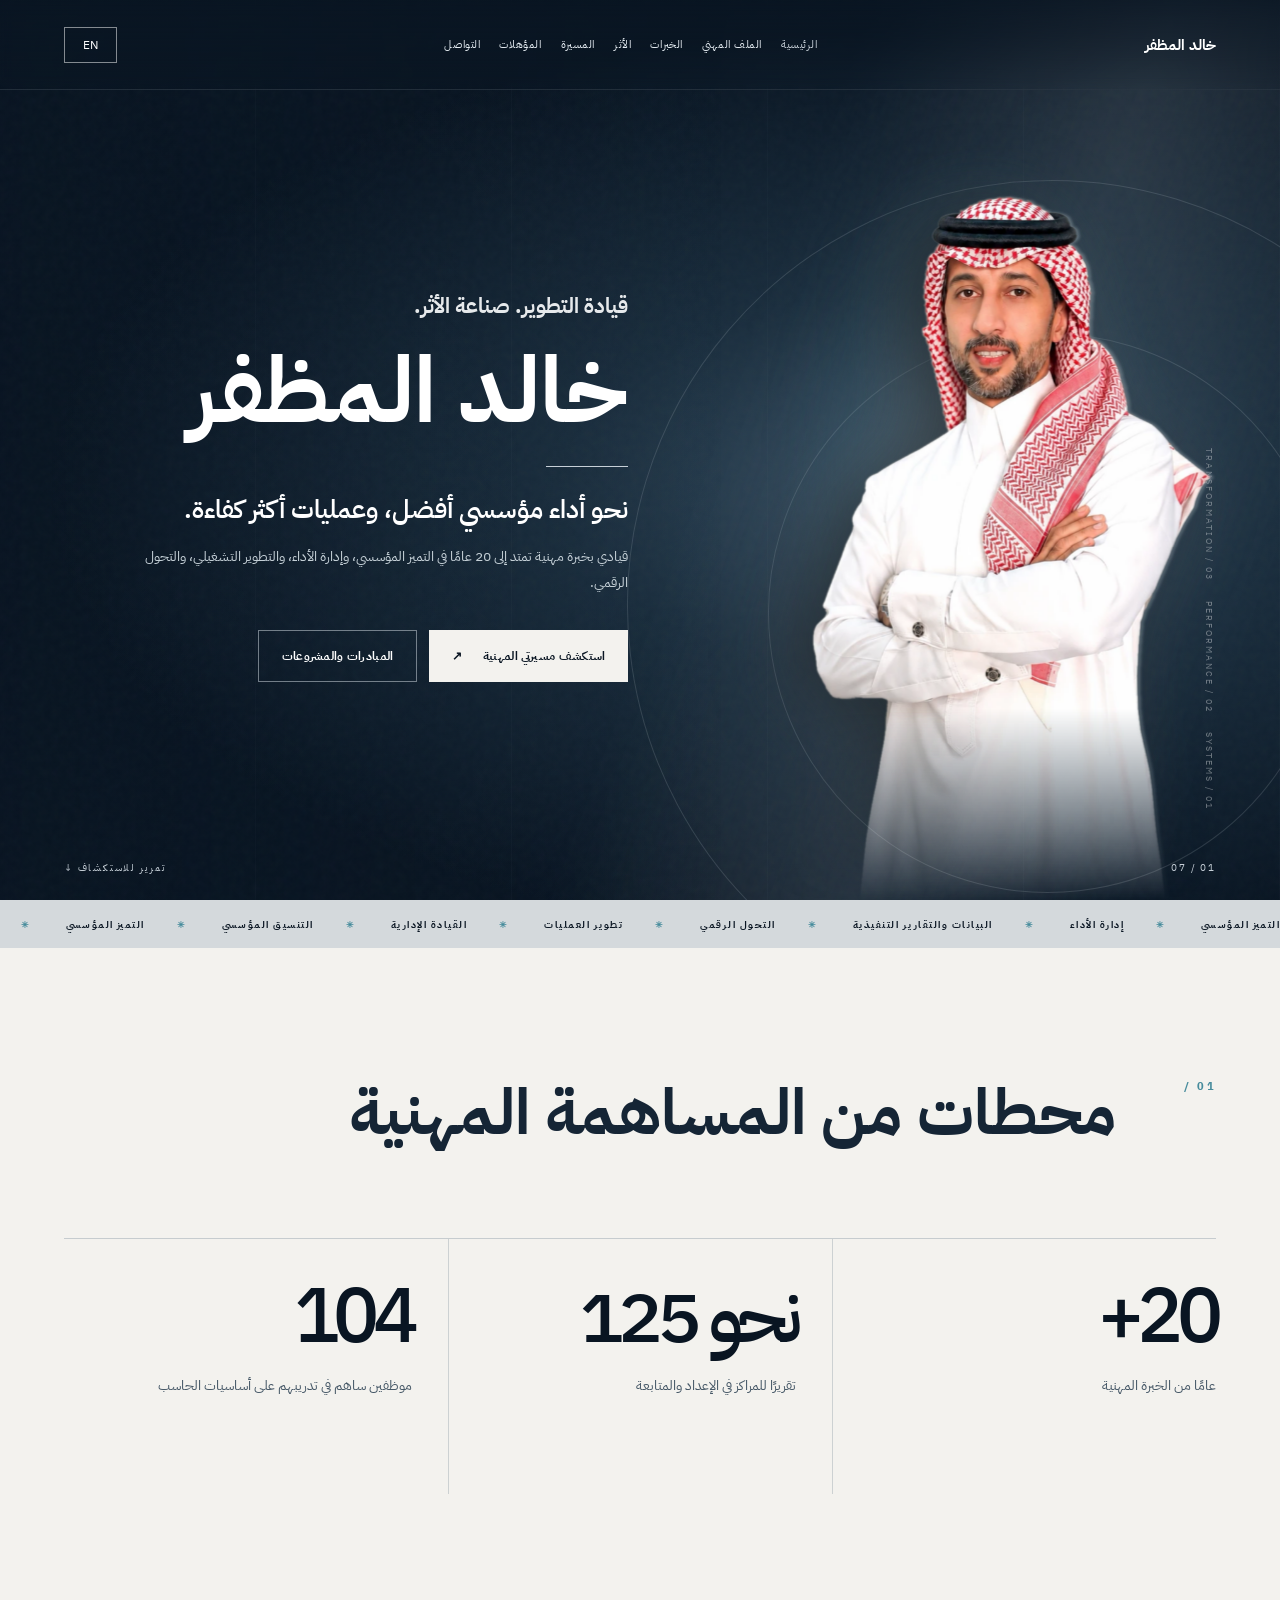
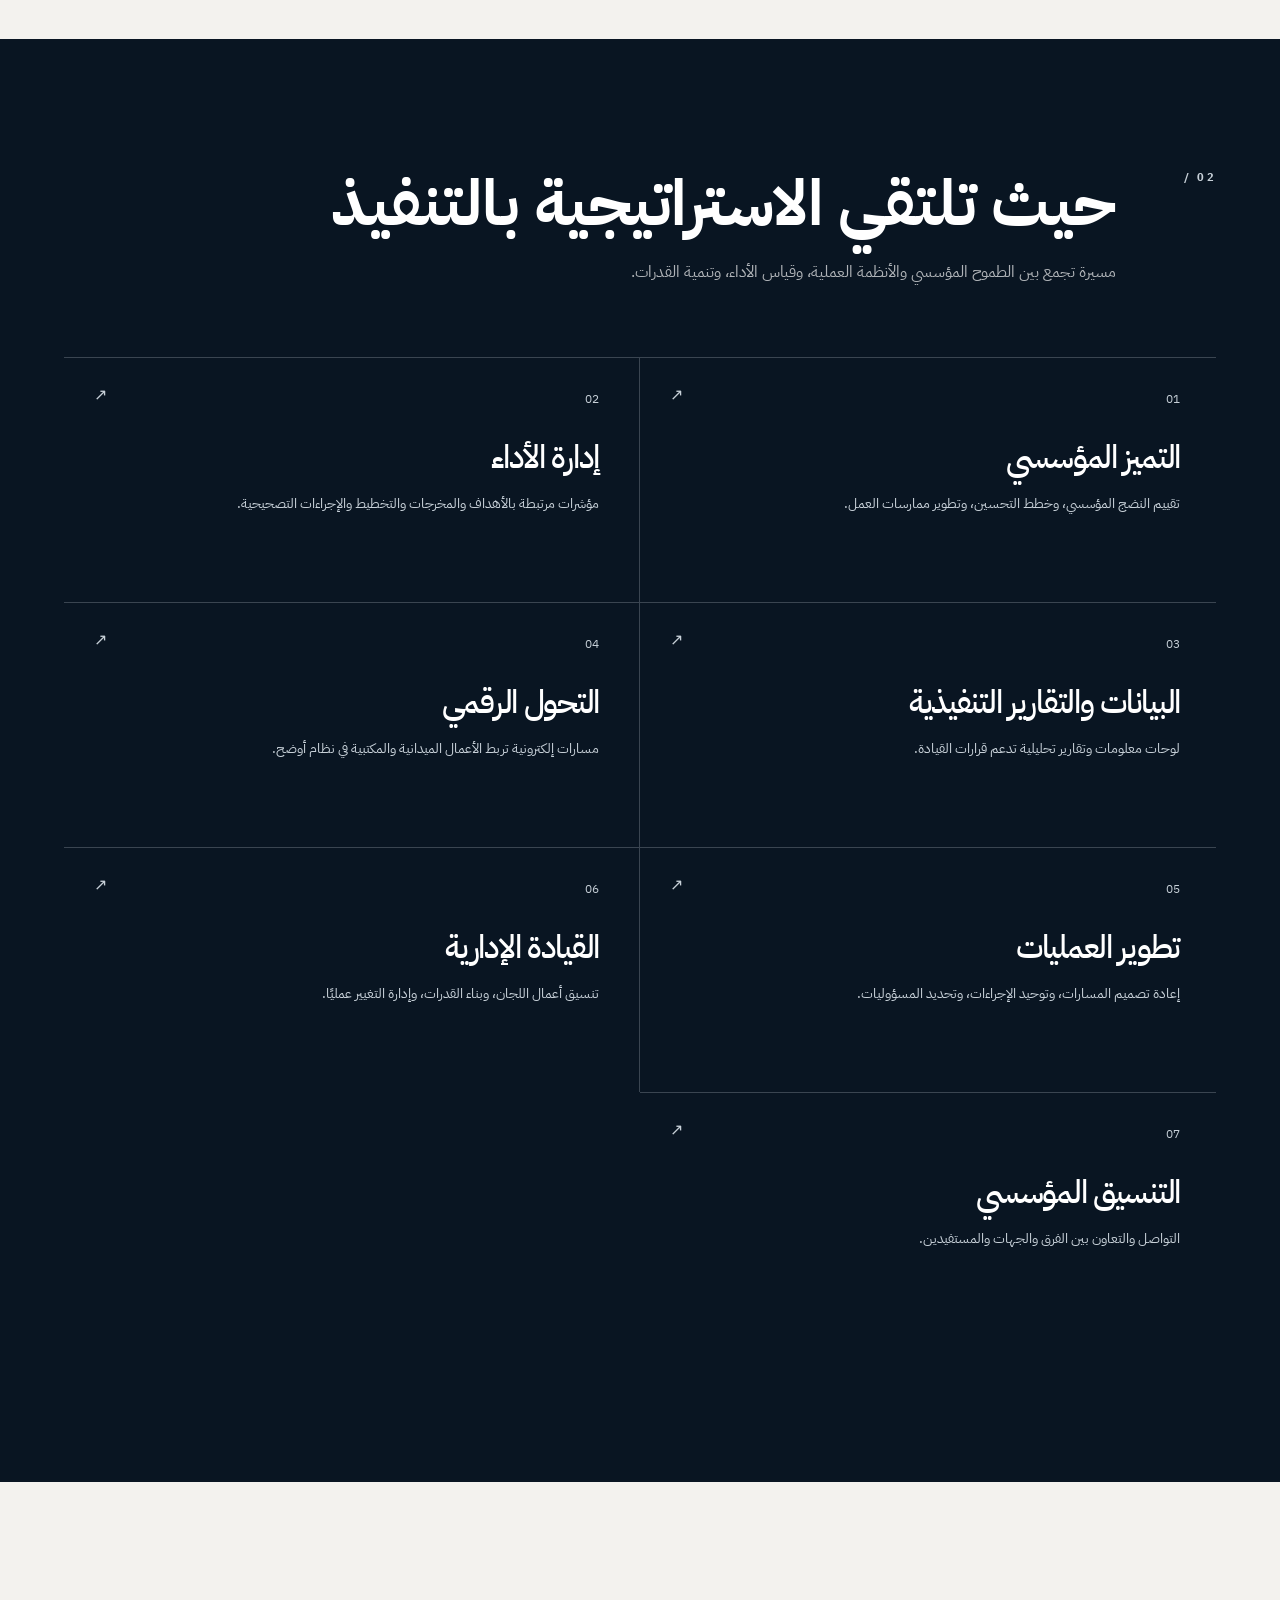
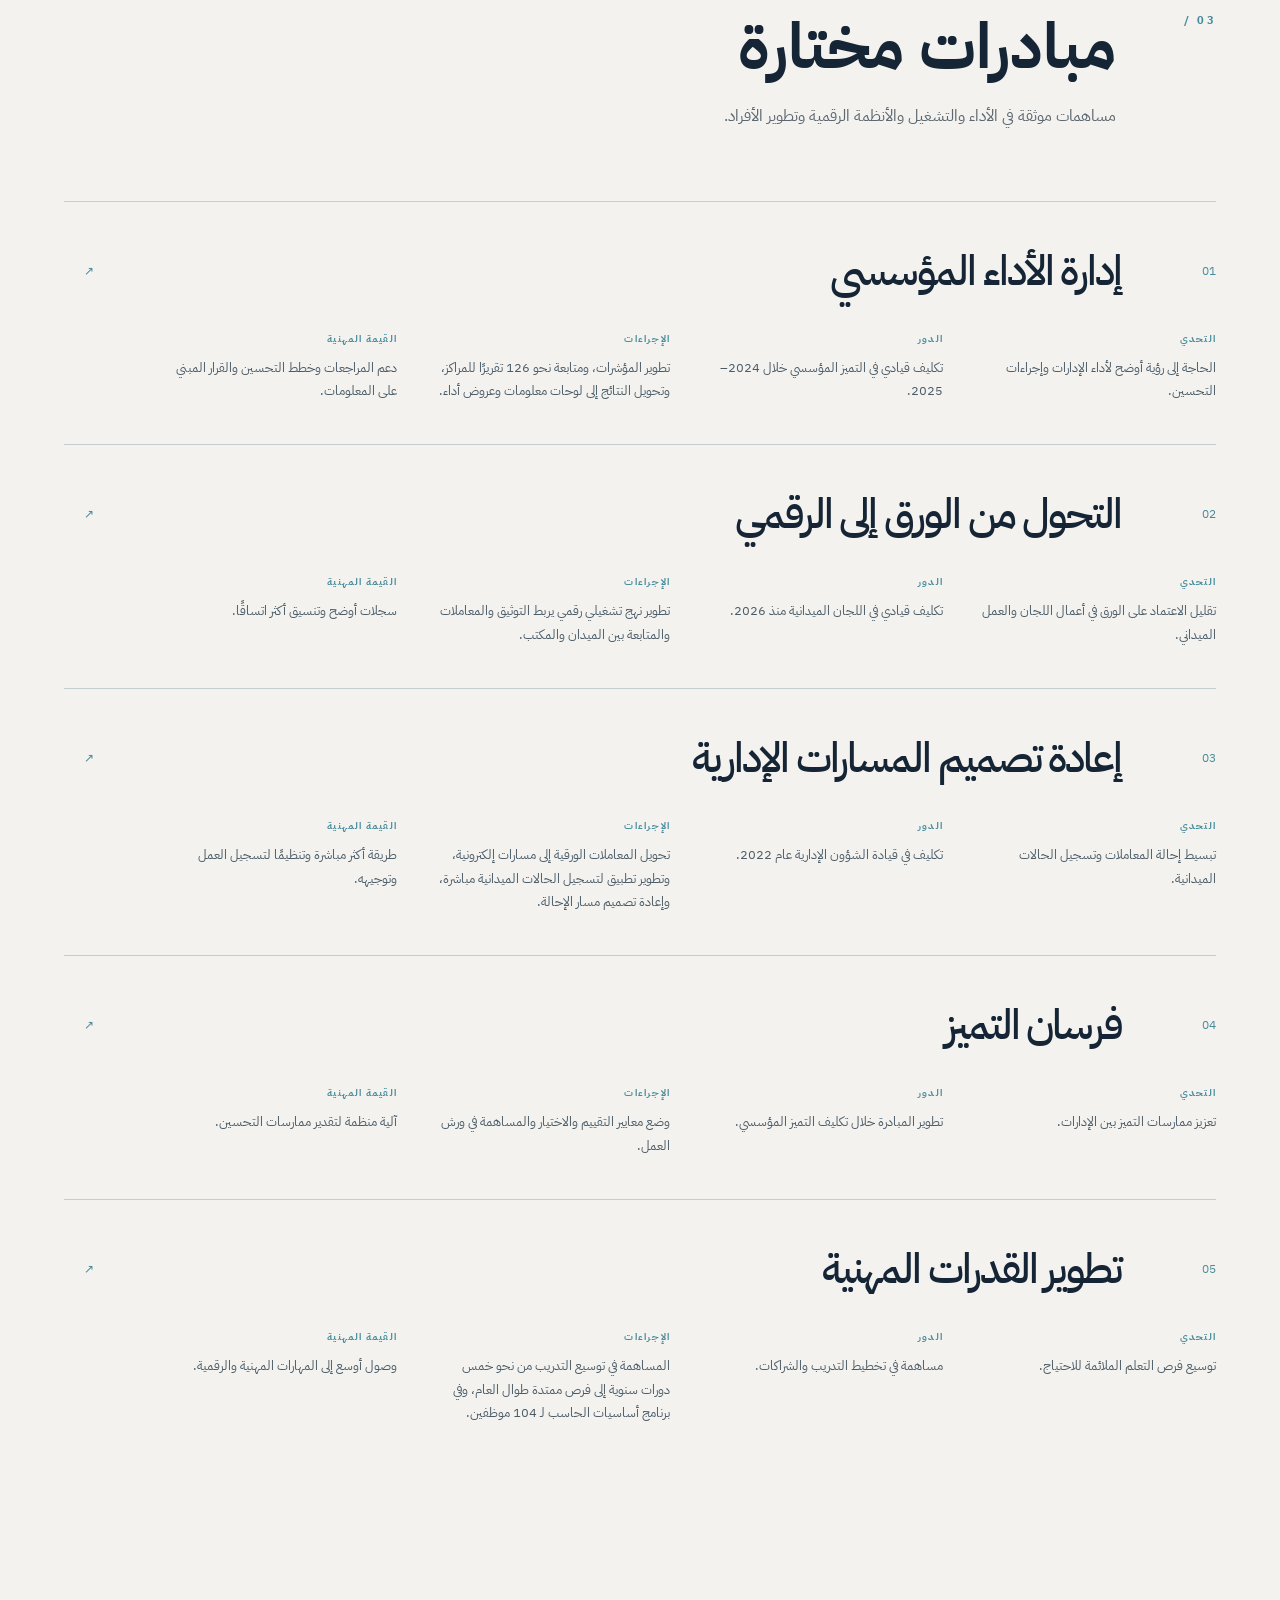
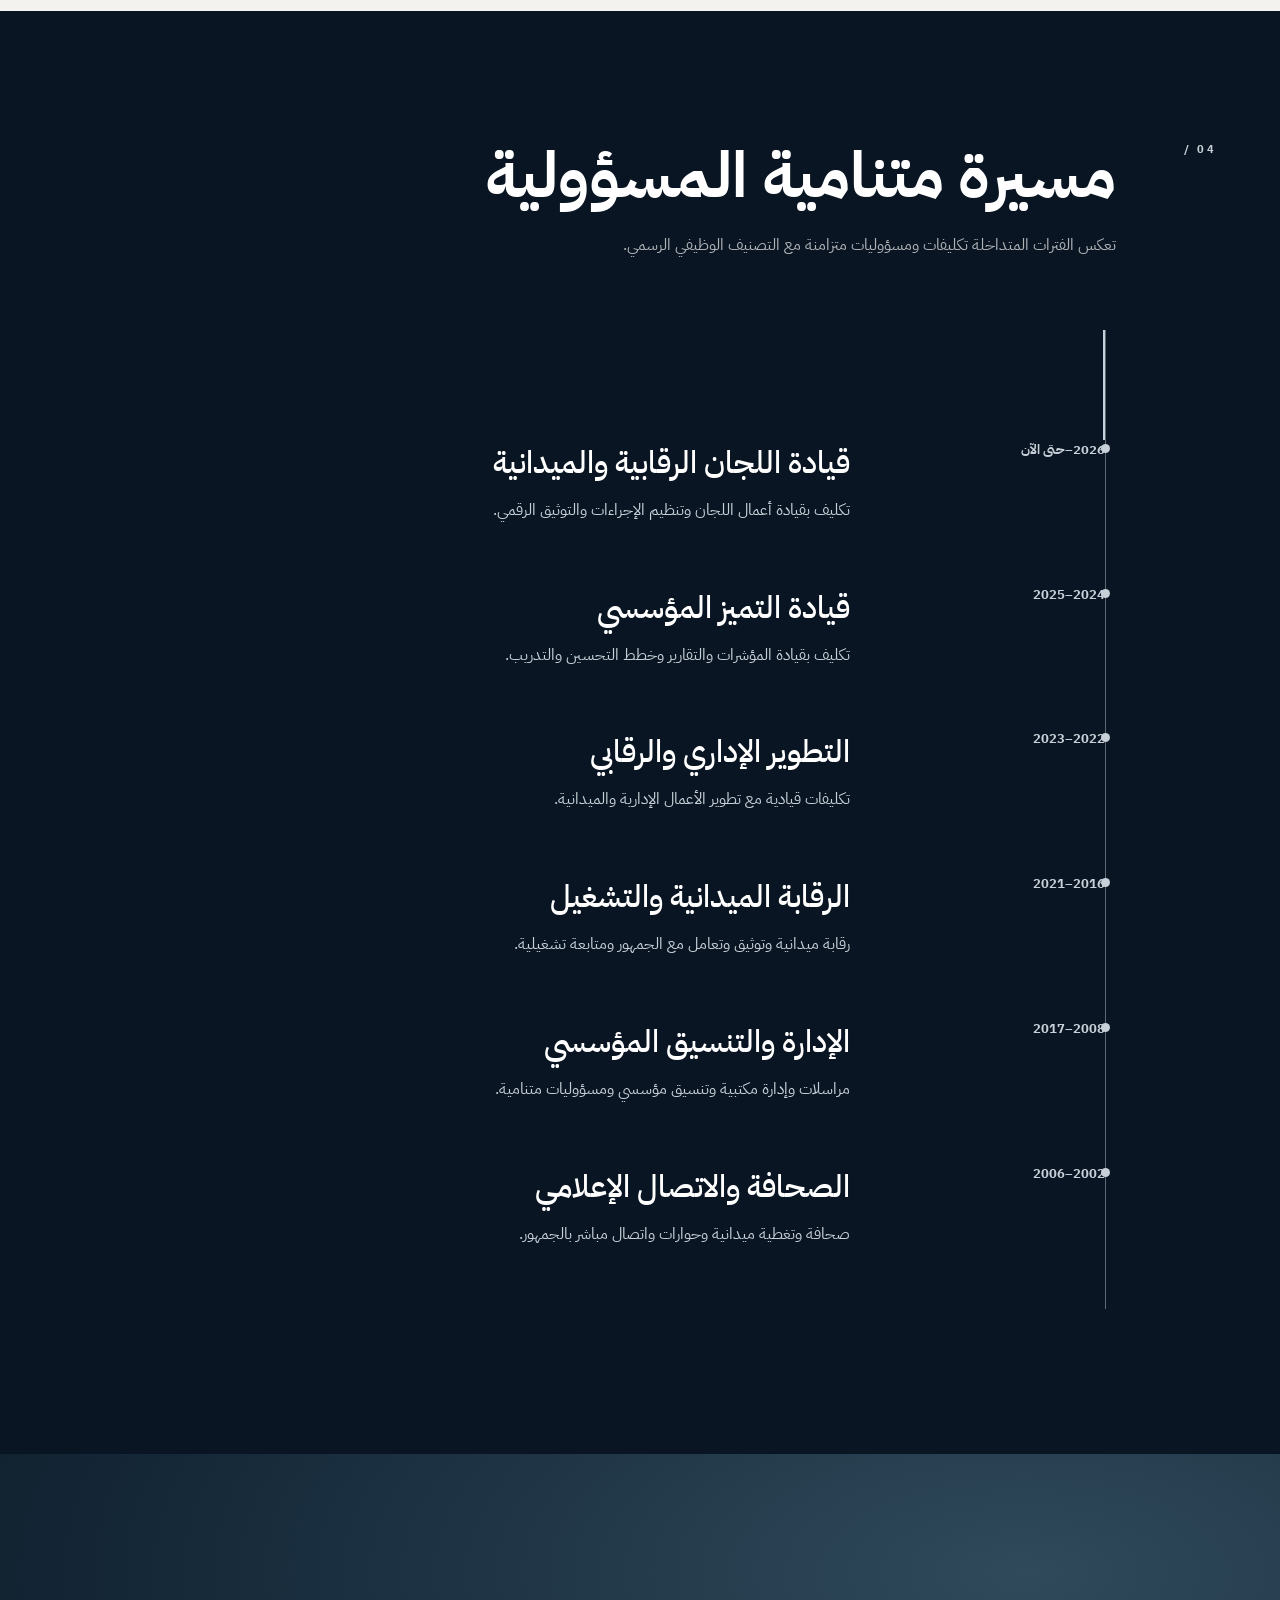
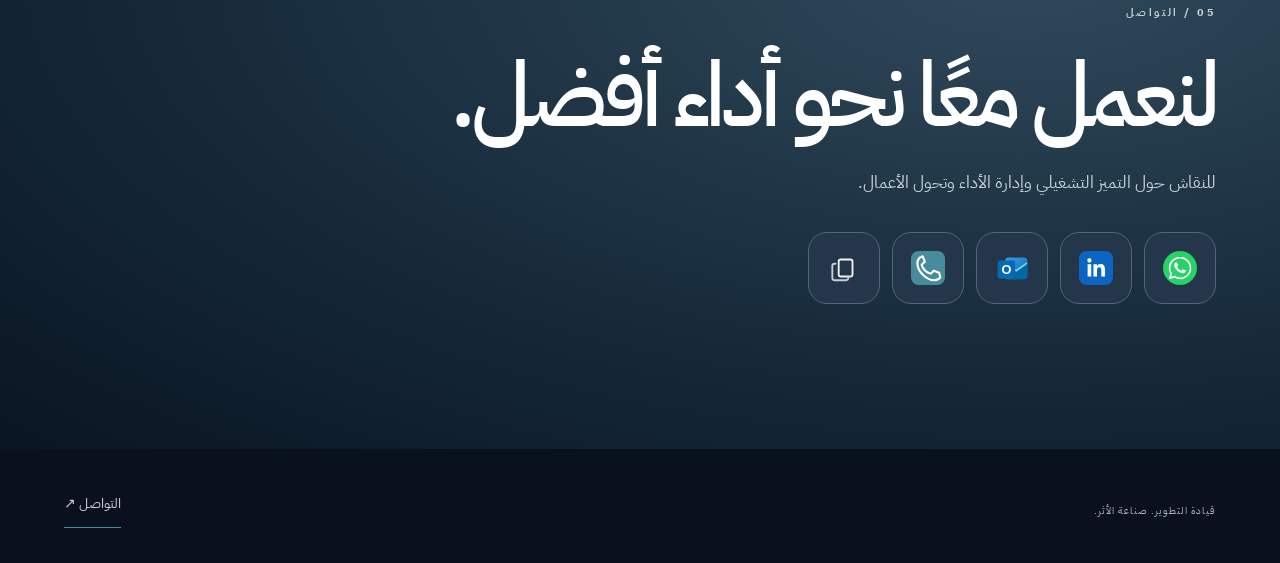
<file: index.html>
<!doctype html><html lang="ar" dir="rtl"><head><meta charset="UTF-8"/><meta name="description" content="خالد المظفر | Khaled Almuthaffar — Executive Portfolio"/><meta name="viewport" content="width=device-width, initial-scale=1.0"/><title>خالد المظفر | Khaled Almuthaffar</title>  <script type="module" crossorigin src="/assets/portfolio-contact-v4.js"></script>
  <link rel="stylesheet" crossorigin href="/assets/portfolio-contact-v4.css">
<link rel="icon" href="/favicon.ico" sizes="any"/><link rel="icon" type="image/png" sizes="32x32" href="/favicon-32x32.png"/><link rel="apple-touch-icon" sizes="180x180" href="/apple-touch-icon.png"/><meta name="theme-color" content="#091522"/></head><body><div id="root"></div></body></html>
</file>
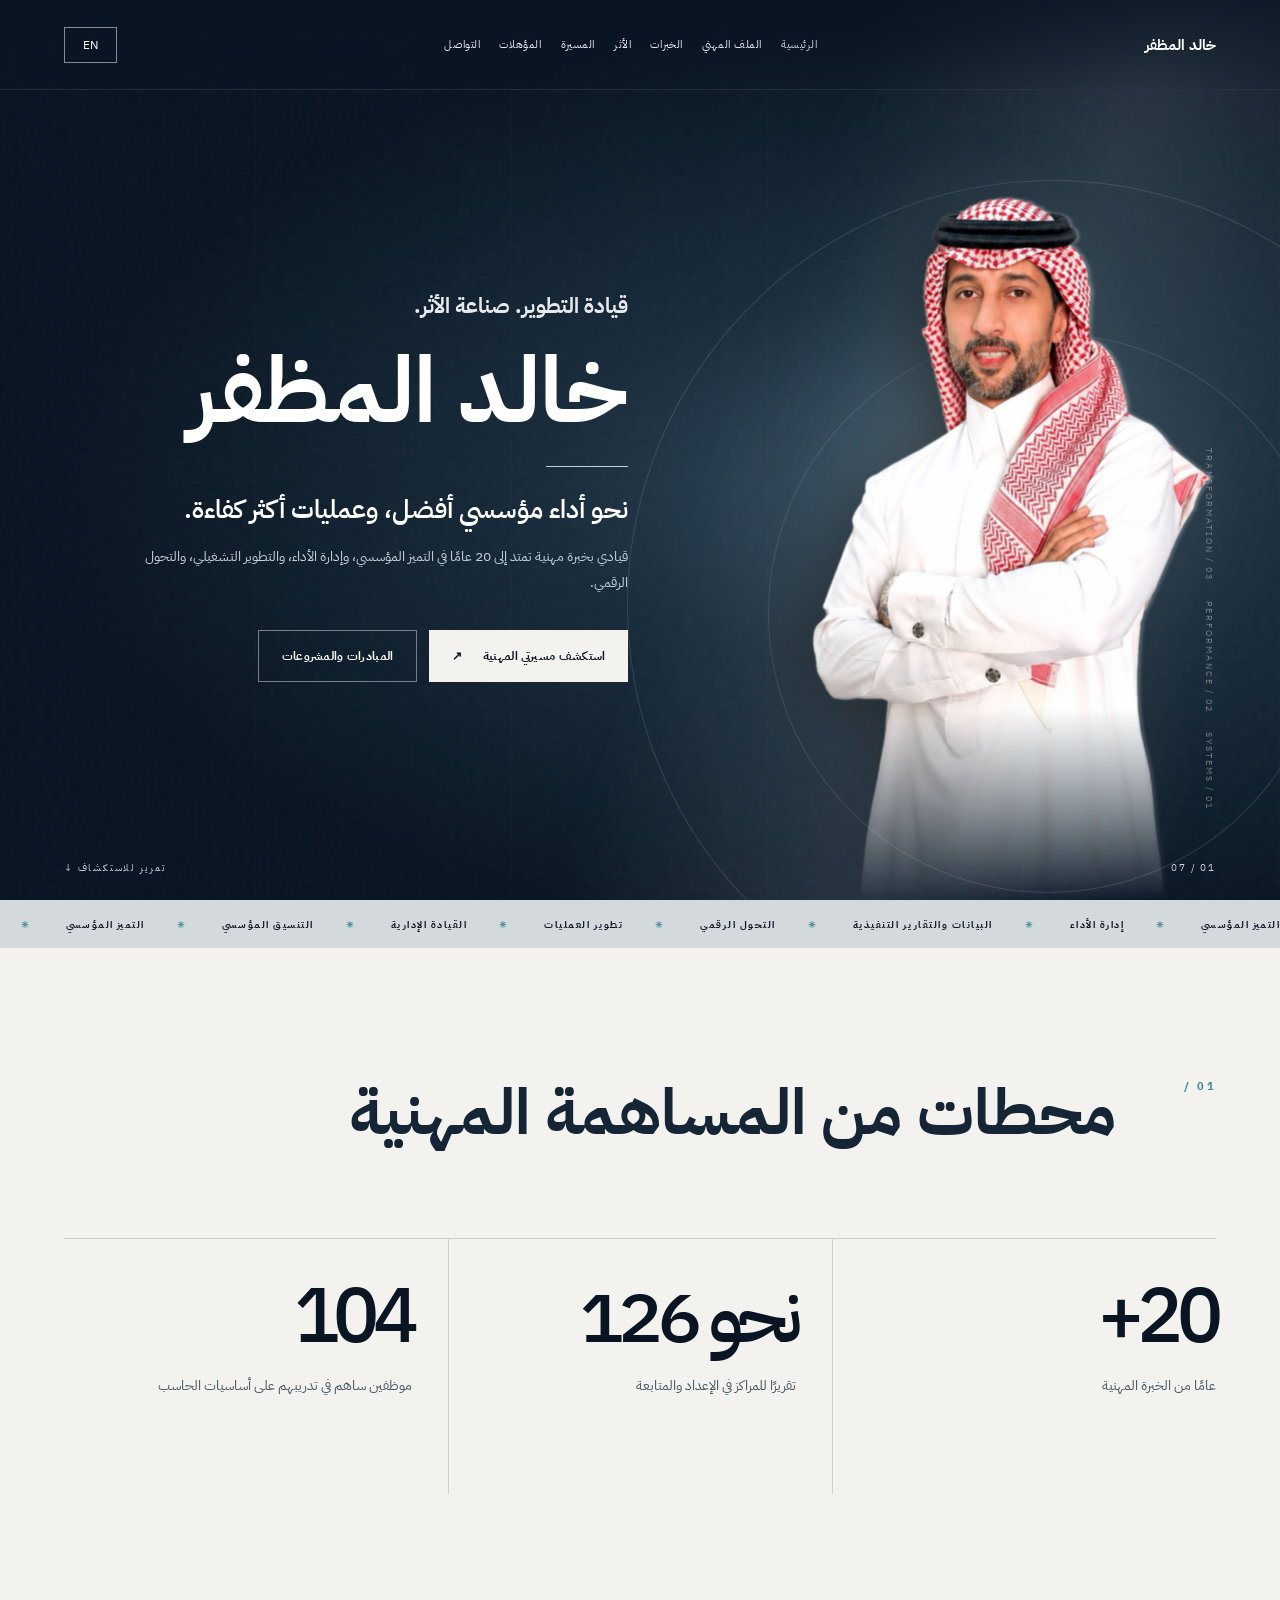
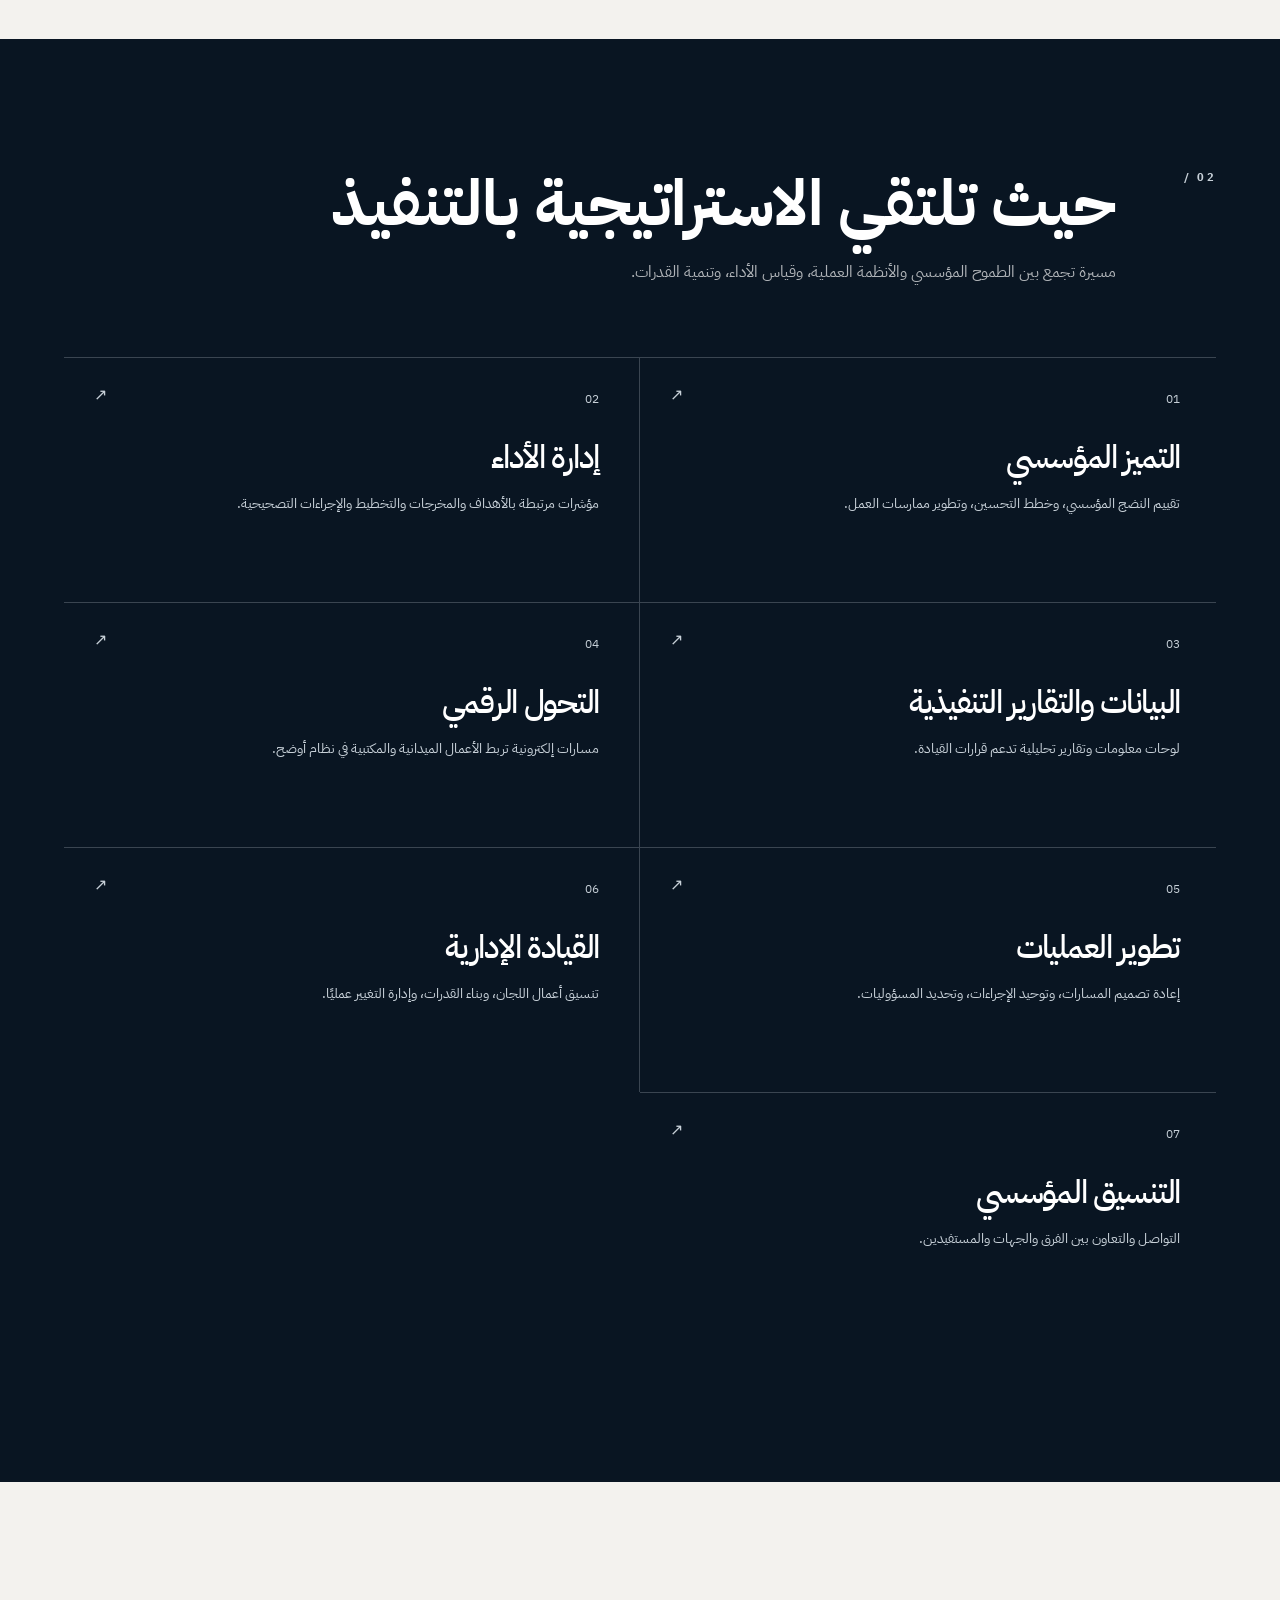
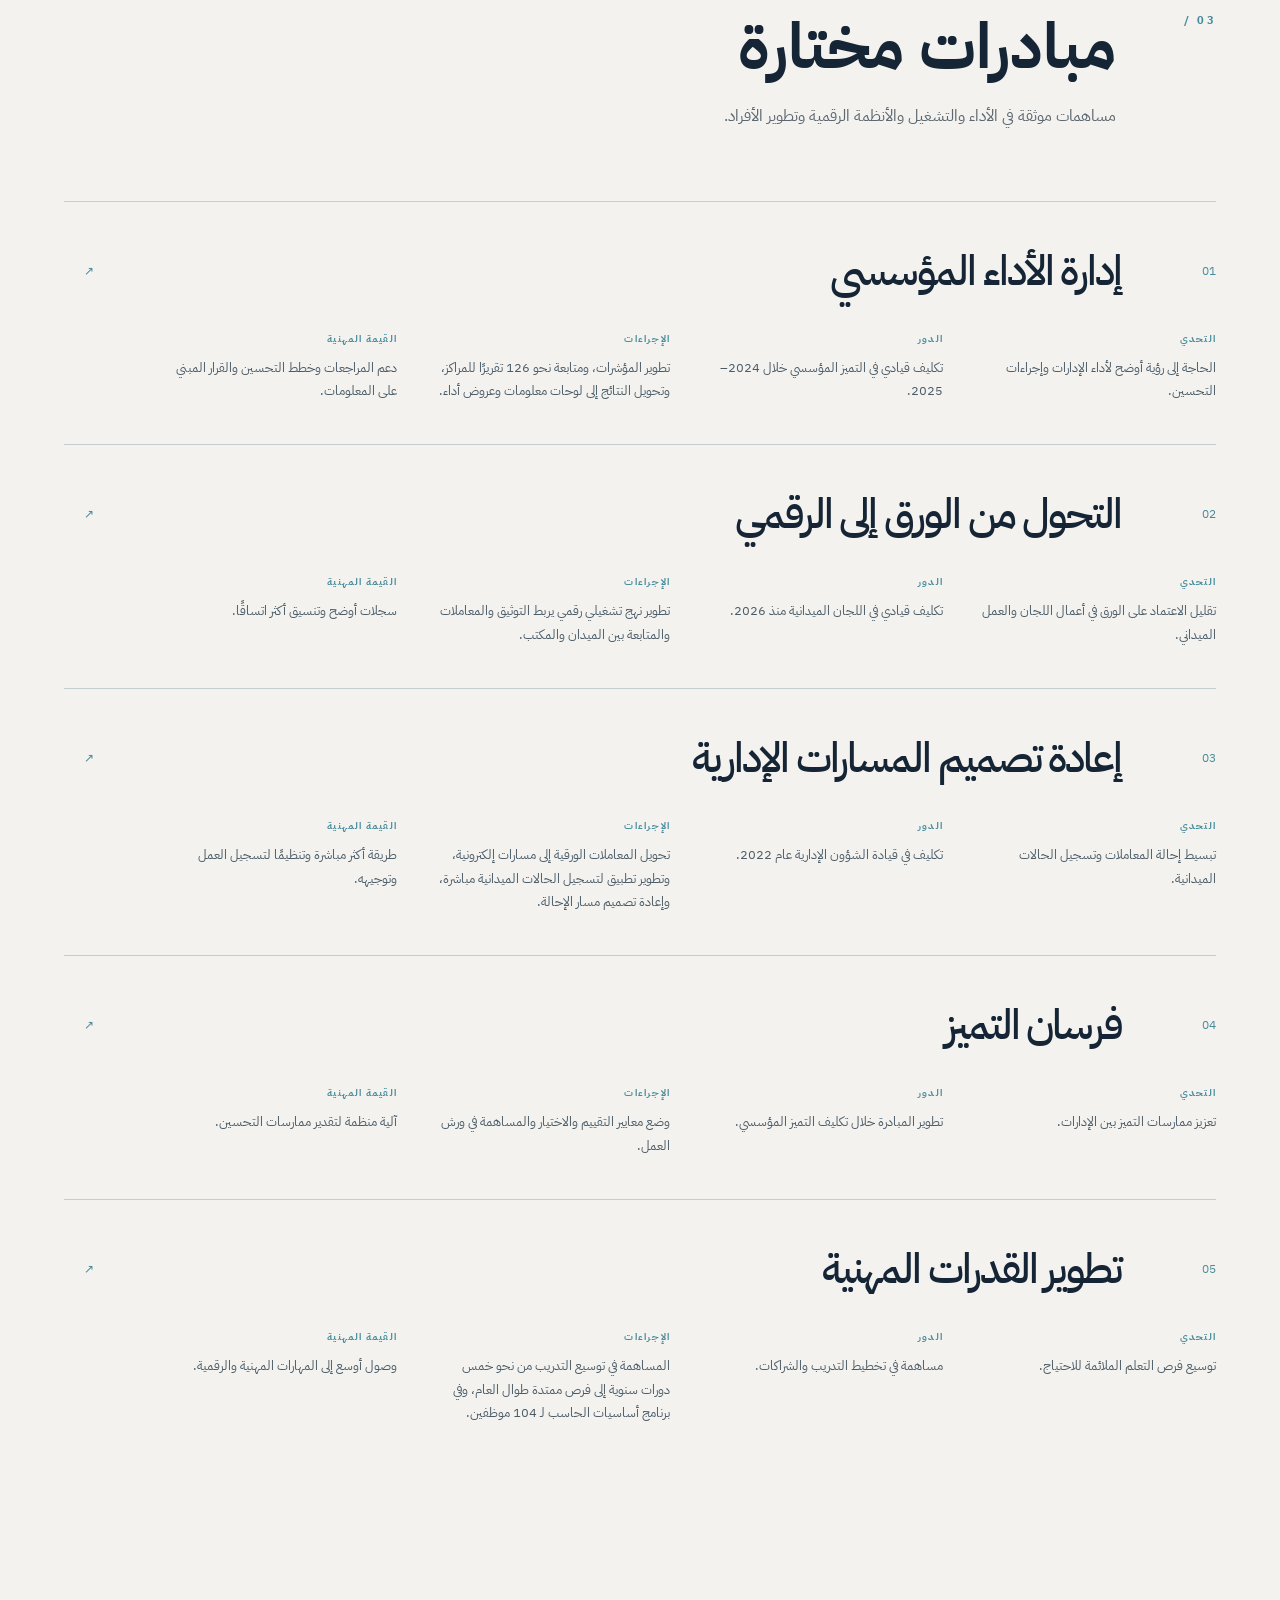
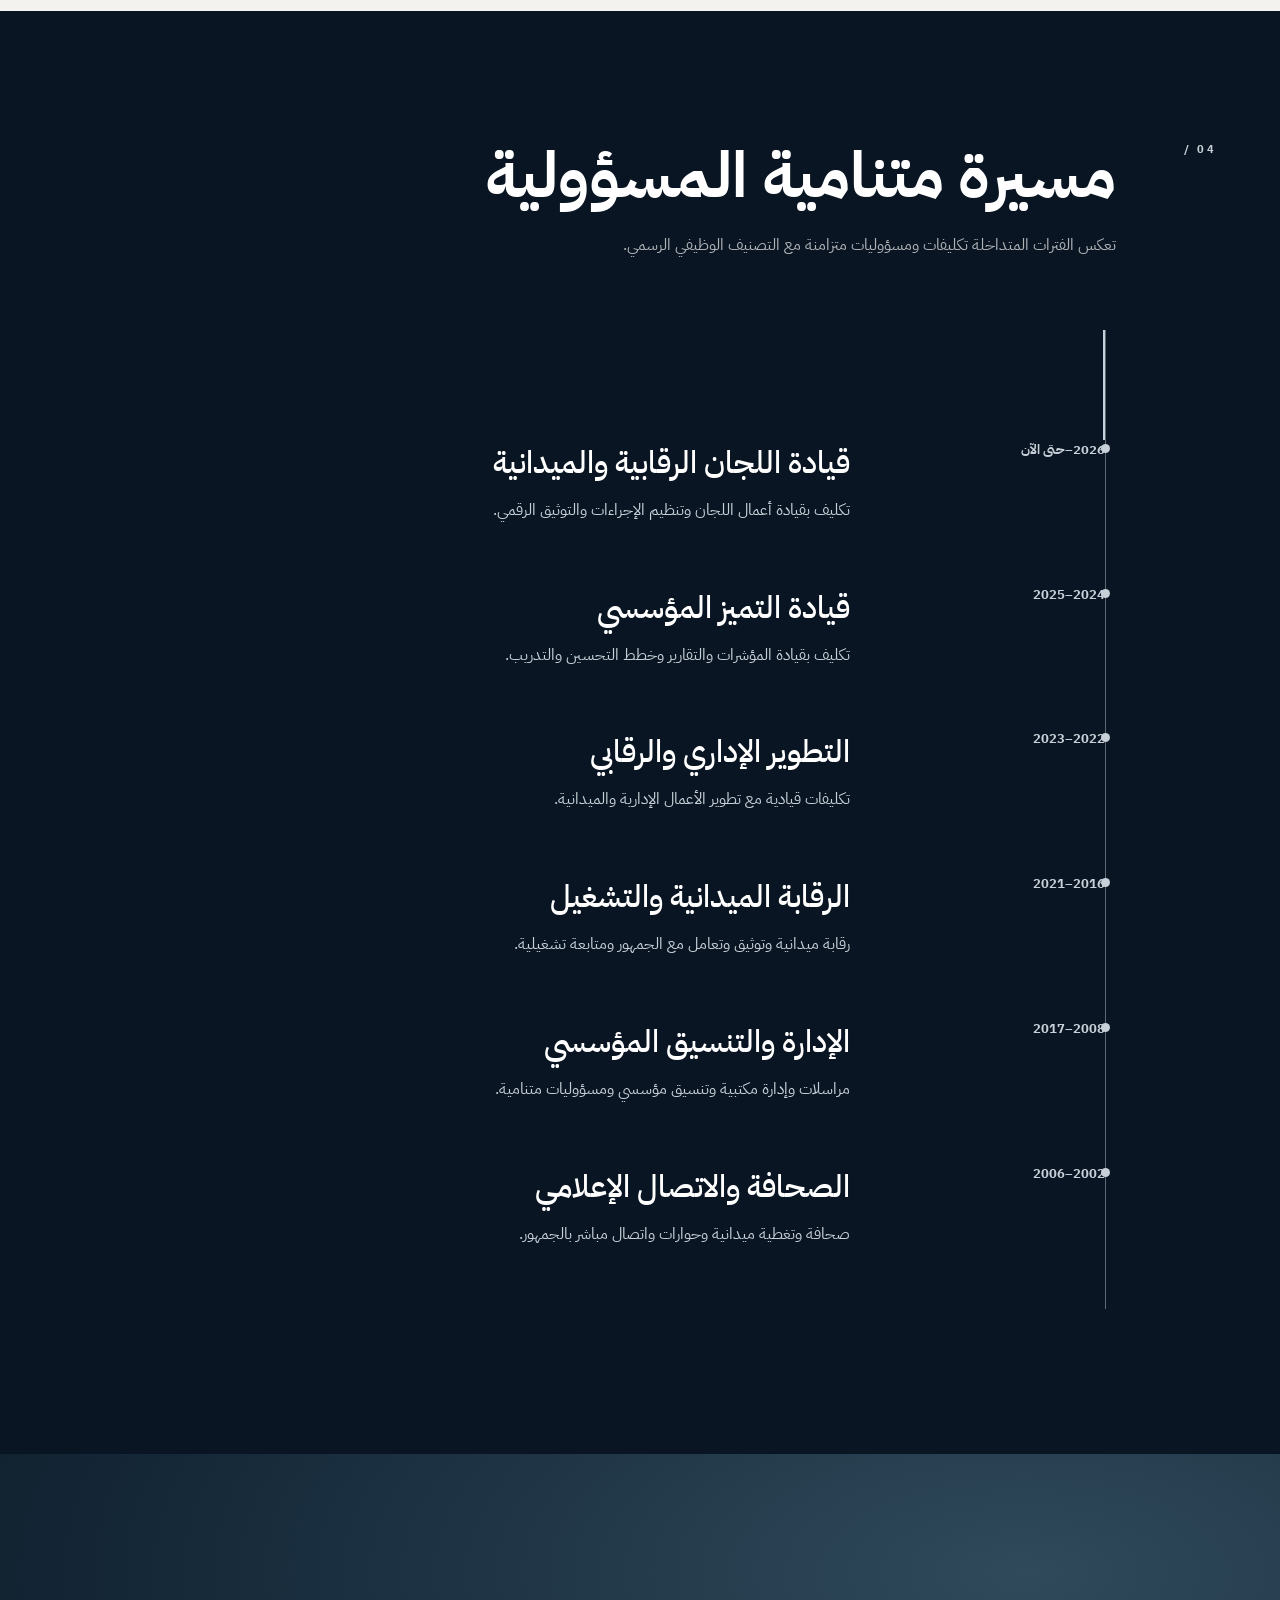
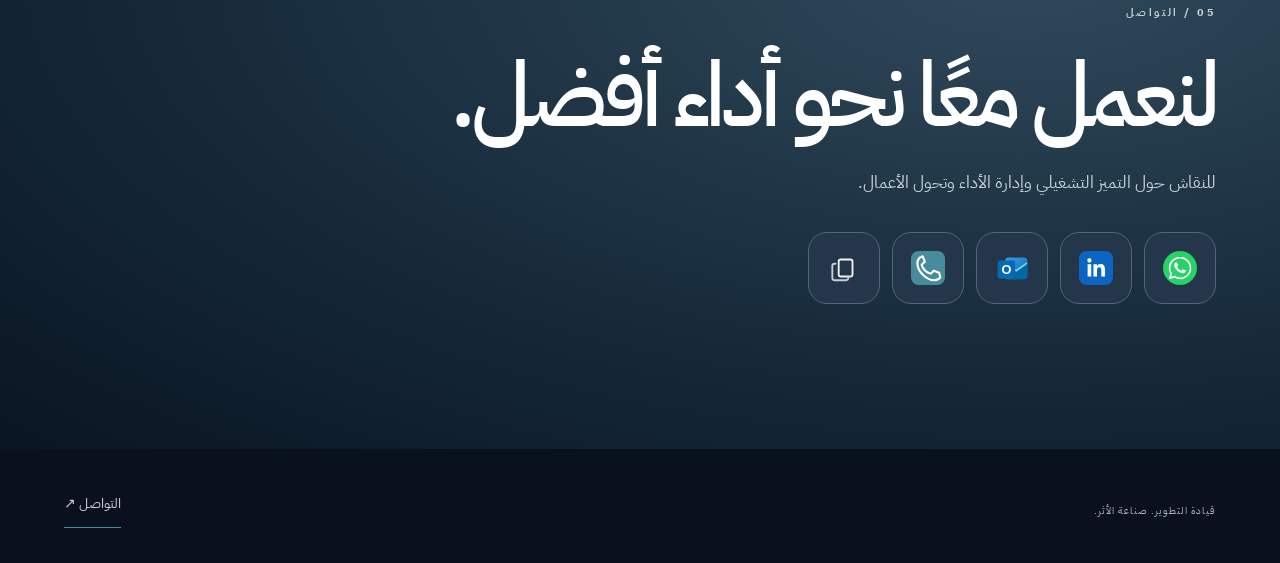
<file: ar/index.html>
<!doctype html><html lang="ar" dir="rtl"><head><meta charset="UTF-8"/><meta name="viewport" content="width=device-width, initial-scale=1.0"/><title>خالد المظفر | Khaled Almuthaffar</title><meta name="description" content="قيادي بخبرة مهنية تمتد إلى 20 عامًا في التميز المؤسسي، وإدارة الأداء، والتطوير التشغيلي، والتحول الرقمي."/><meta property="og:title" content="خالد المظفر"/><meta property="og:description" content="قيادي بخبرة مهنية تمتد إلى 20 عامًا في التميز المؤسسي، وإدارة الأداء، والتطوير التشغيلي، والتحول الرقمي."/><meta property="og:image" content="/images/midnight-platinum-logo.png"/><link rel="alternate" hreflang="ar" href="/ar/"/><link rel="alternate" hreflang="en" href="/en/"/>  <script type="module" crossorigin src="/assets/portfolio-contact-v4.js"></script>
  <link rel="stylesheet" crossorigin href="/assets/portfolio-contact-v4.css">
<link rel="icon" href="/favicon.ico" sizes="any"/><link rel="icon" type="image/png" sizes="32x32" href="/favicon-32x32.png"/><link rel="apple-touch-icon" sizes="180x180" href="/apple-touch-icon.png"/><meta name="theme-color" content="#091522"/></head><body><div id="root"></div></body></html>
</file>
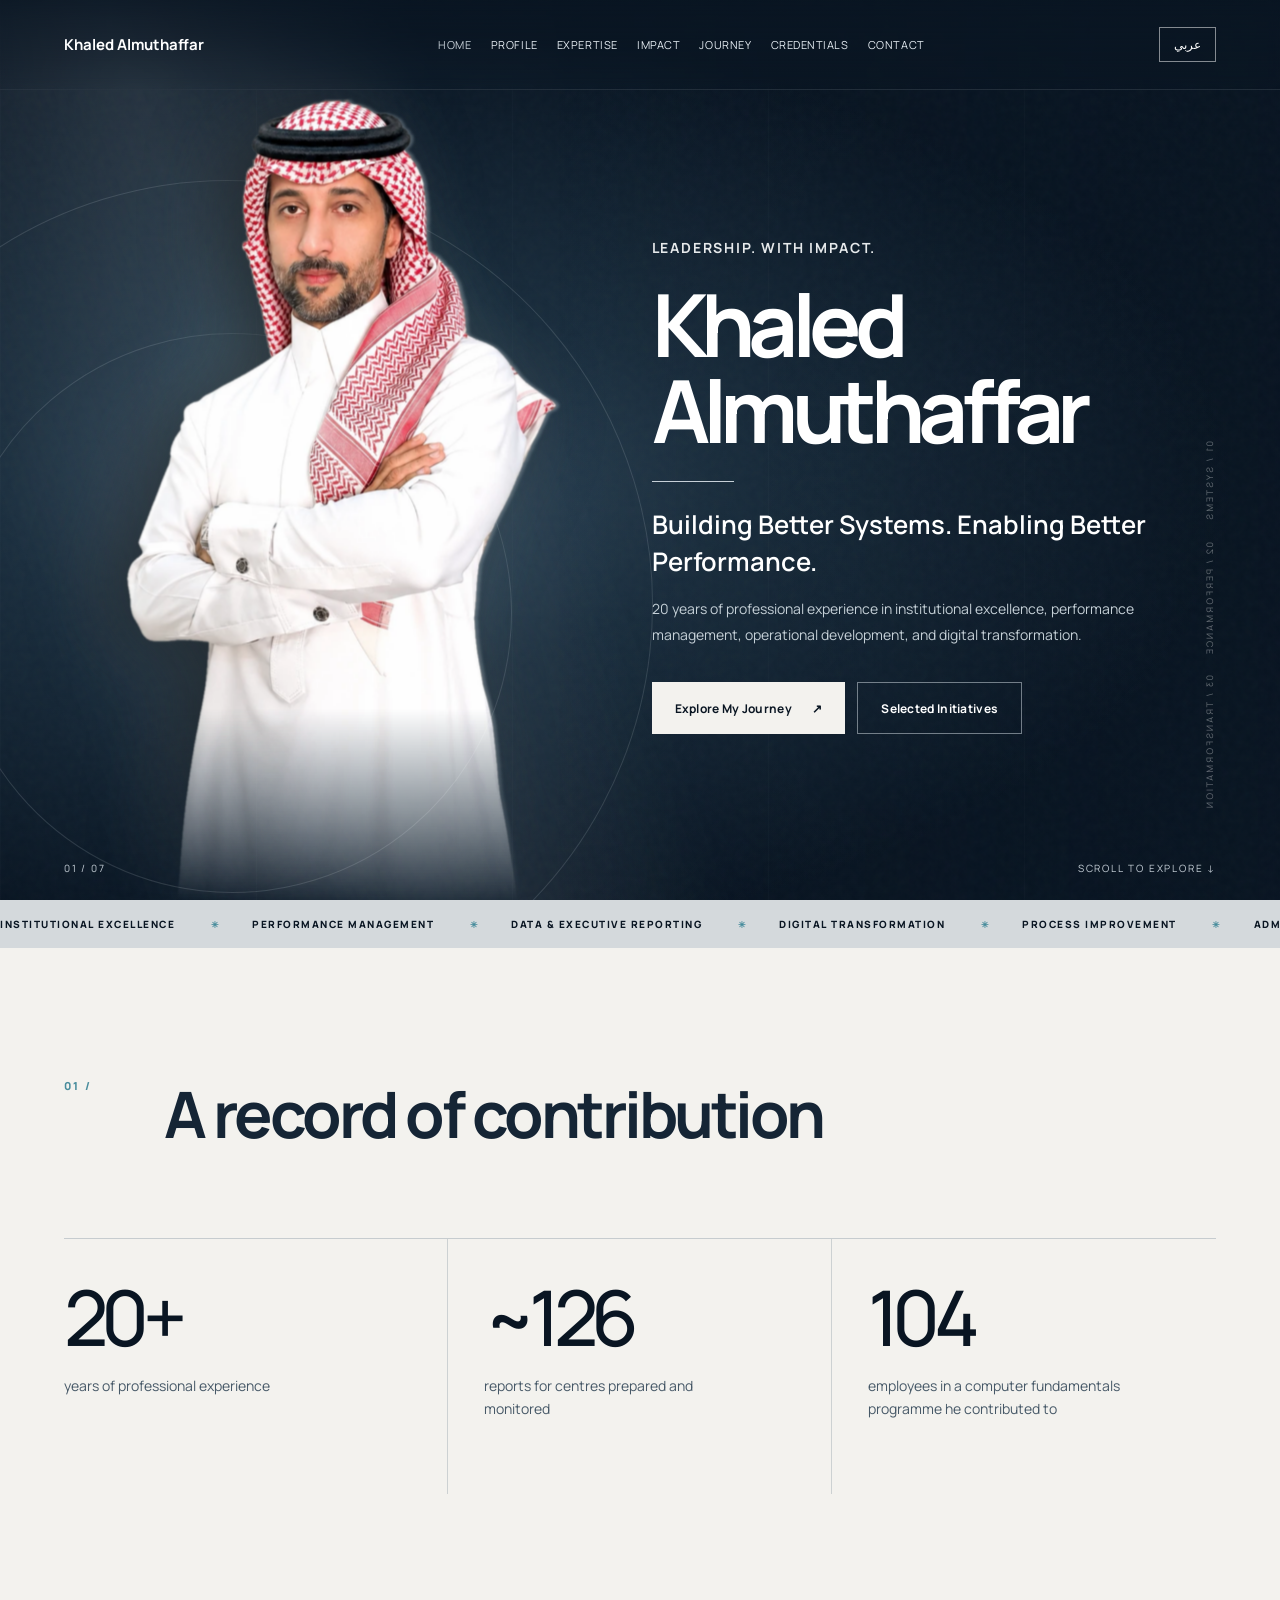
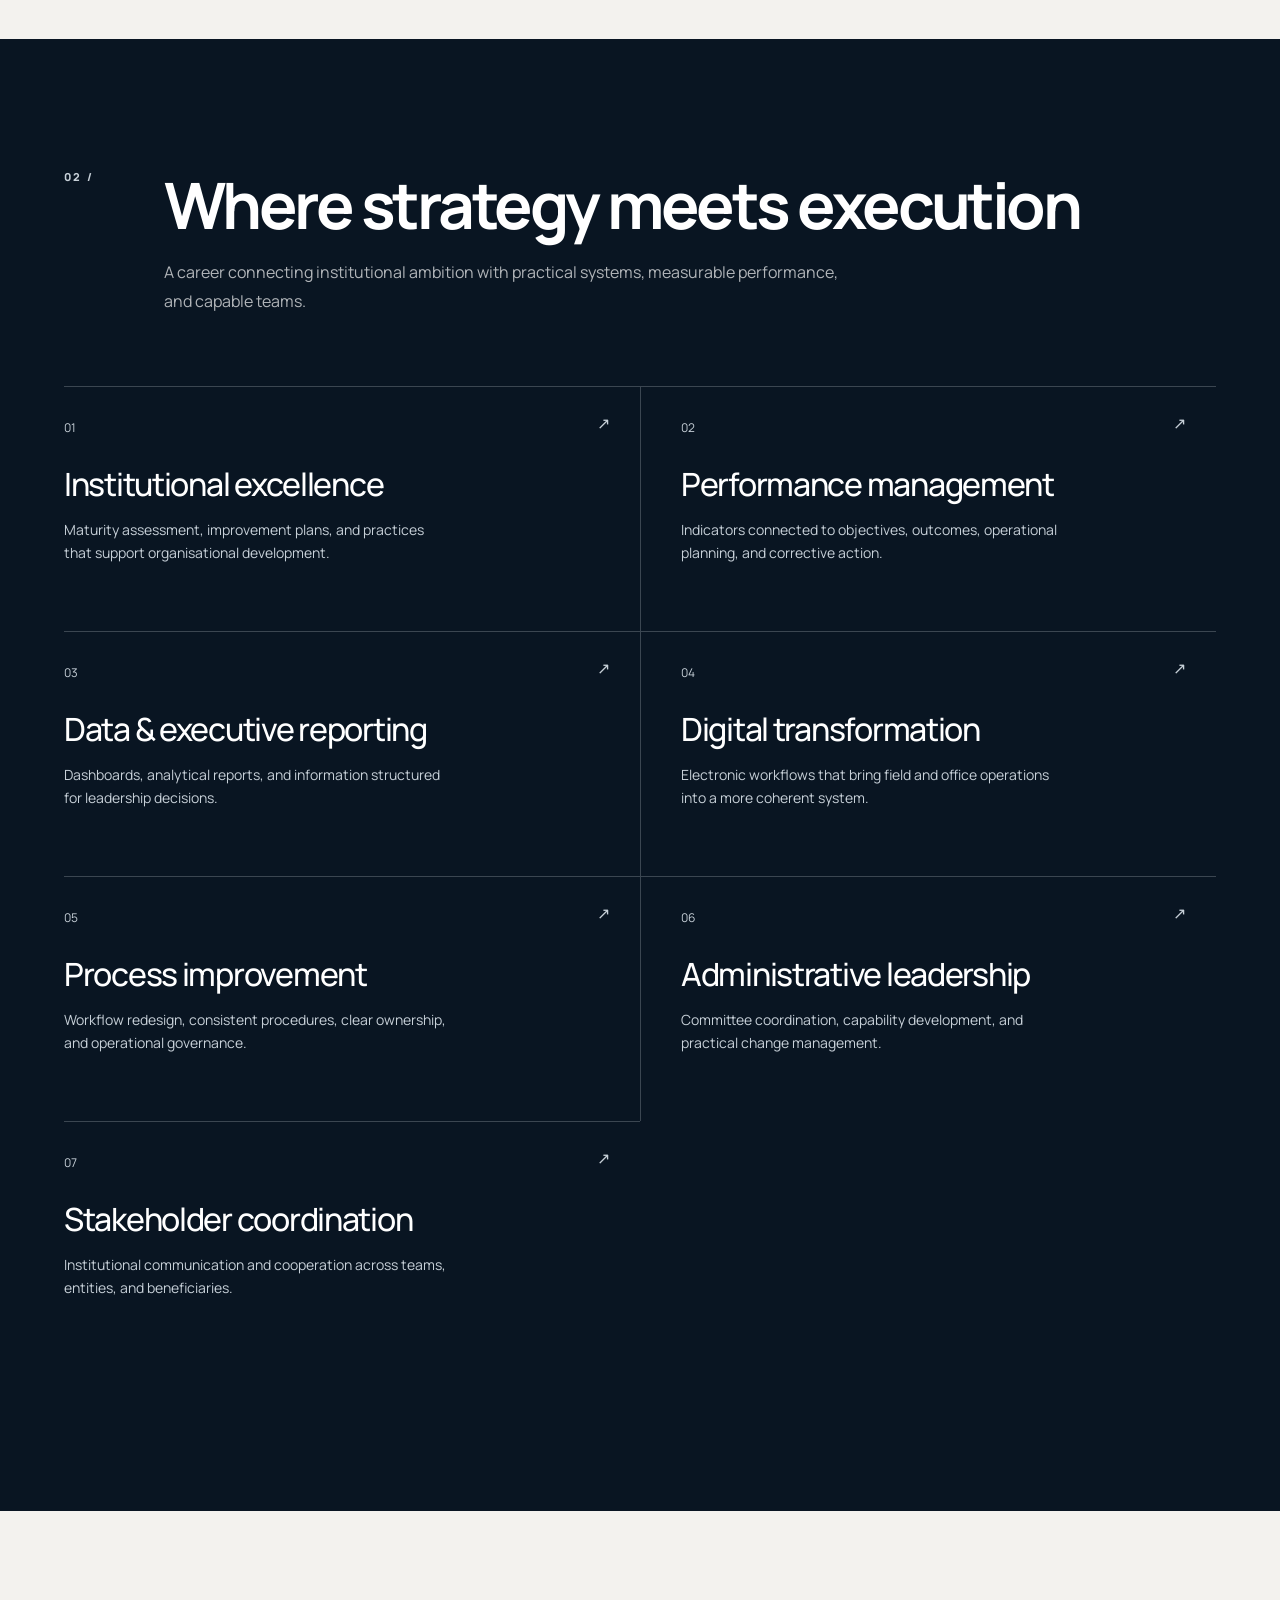
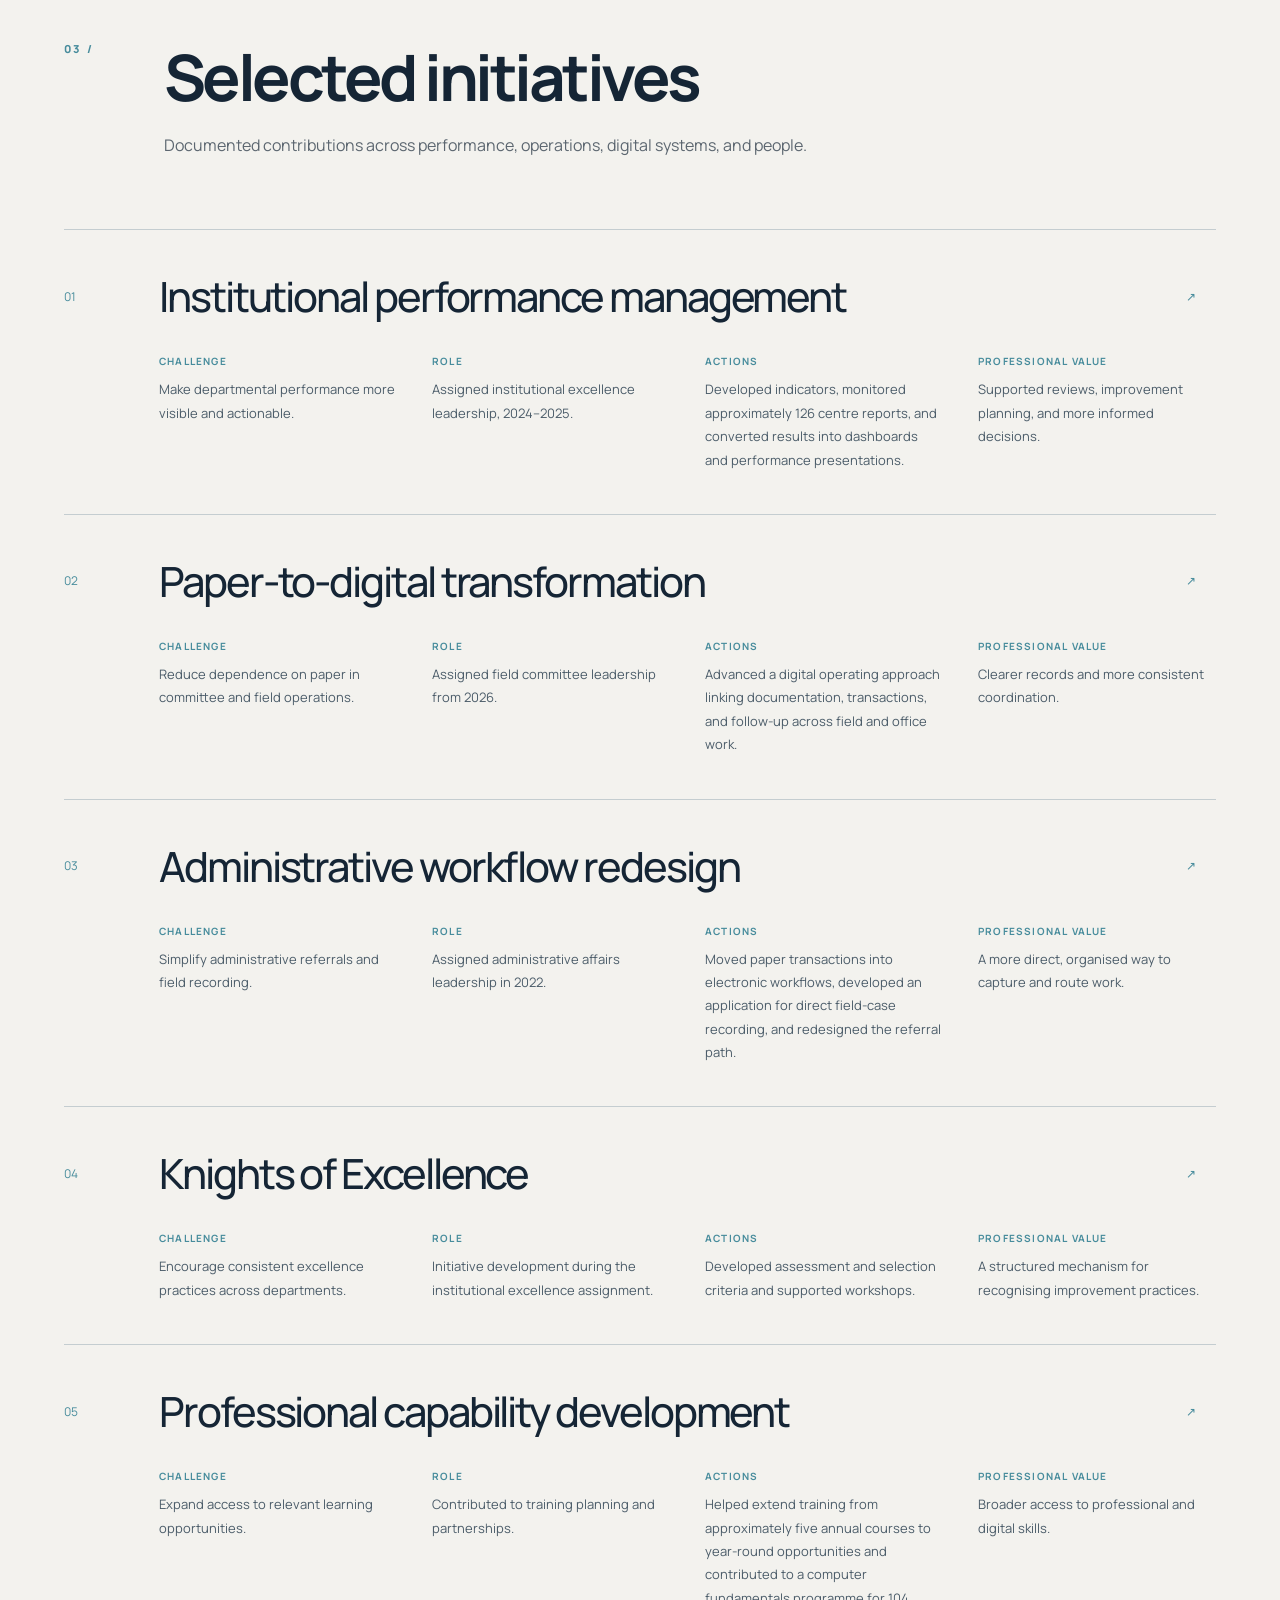
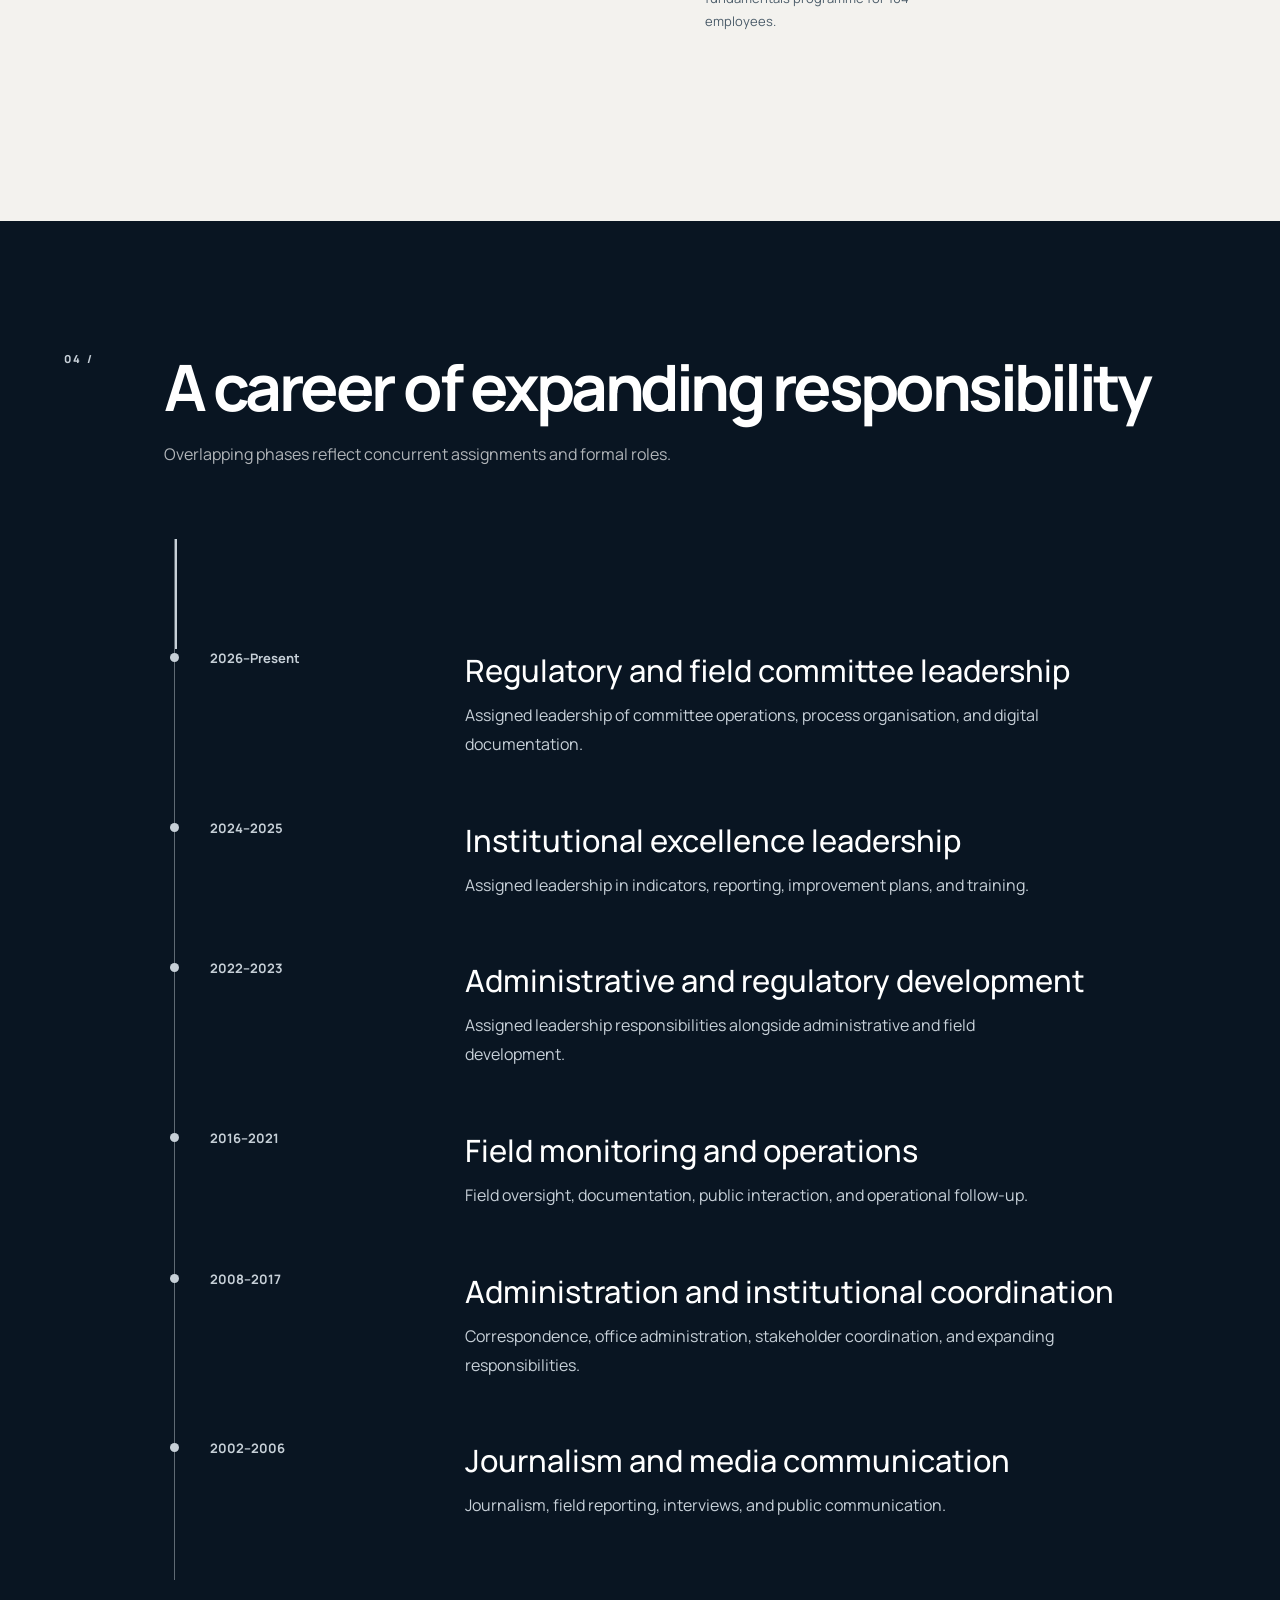
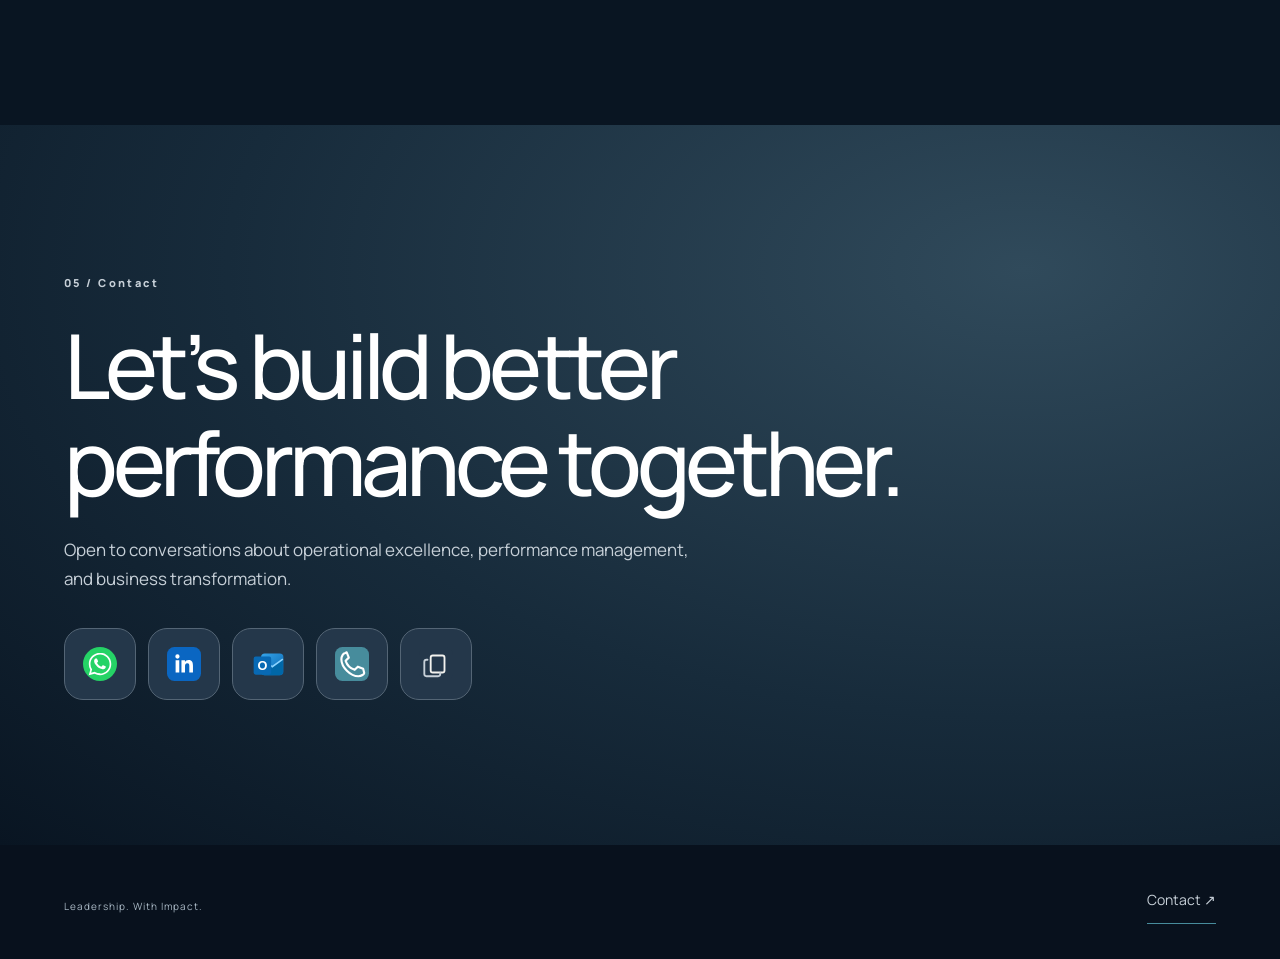
<file: en/index.html>
<!doctype html><html lang="en" dir="ltr"><head><meta charset="UTF-8"/><meta name="viewport" content="width=device-width, initial-scale=1.0"/><title>خالد المظفر | Khaled Almuthaffar</title><meta name="description" content="20 years of professional experience in institutional excellence, performance management, operational development, and digital transformation."/><meta property="og:title" content="Khalid Almuthaffar"/><meta property="og:description" content="20 years of professional experience in institutional excellence, performance management, operational development, and digital transformation."/><meta property="og:image" content="/images/midnight-platinum-logo.png"/><link rel="alternate" hreflang="ar" href="/ar/"/><link rel="alternate" hreflang="en" href="/en/"/>  <script type="module" crossorigin src="/assets/portfolio-contact-v4.js"></script>
  <link rel="stylesheet" crossorigin href="/assets/portfolio-contact-v4.css">
<link rel="icon" href="/favicon.ico" sizes="any"/><link rel="icon" type="image/png" sizes="32x32" href="/favicon-32x32.png"/><link rel="apple-touch-icon" sizes="180x180" href="/apple-touch-icon.png"/><meta name="theme-color" content="#091522"/></head><body><div id="root"></div></body></html>
</file>
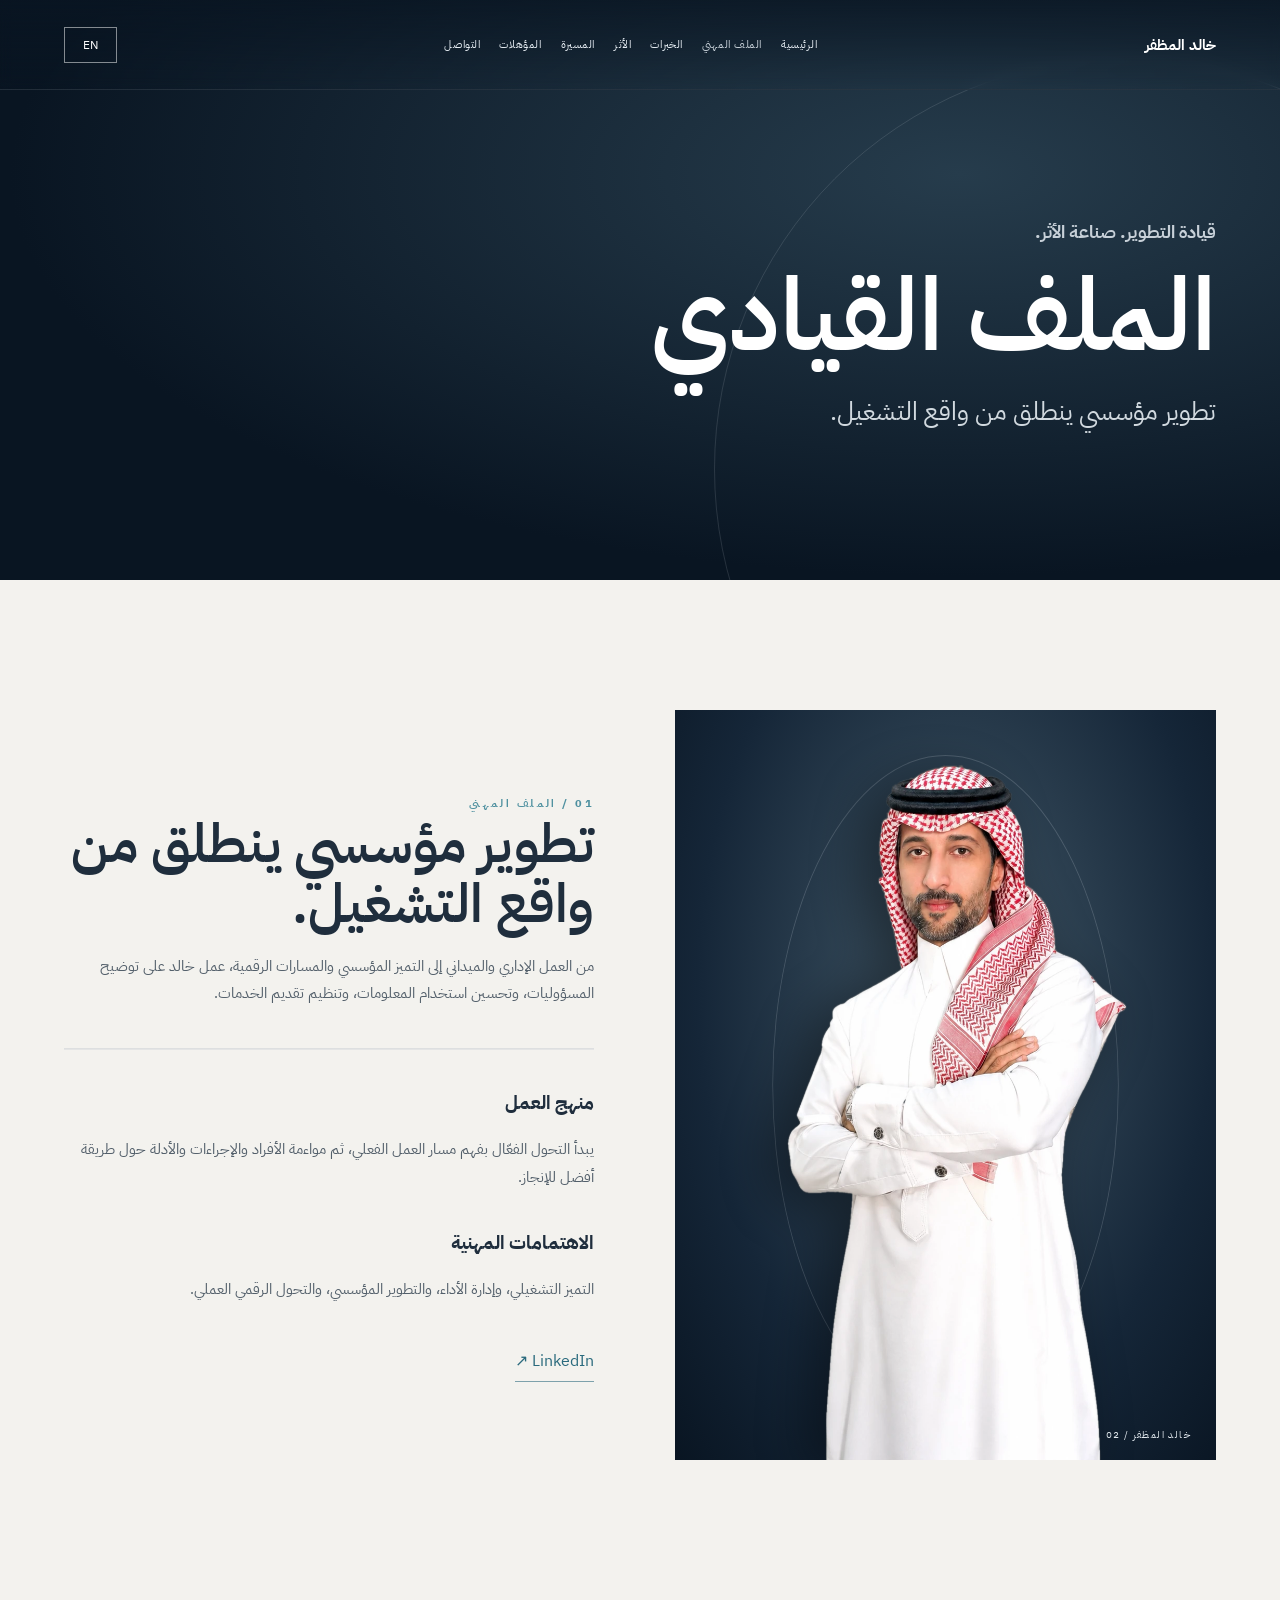
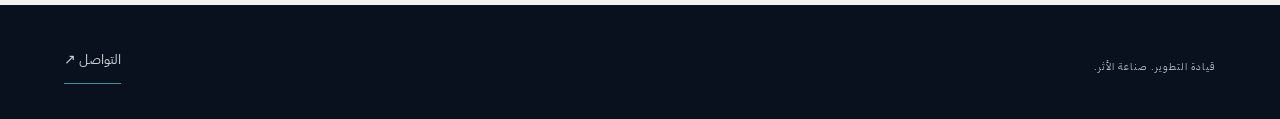
<file: ar/about/index.html>
<!doctype html><html lang="ar" dir="rtl"><head><meta charset="UTF-8"/><meta name="viewport" content="width=device-width, initial-scale=1.0"/><title>خالد المظفر | Khaled Almuthaffar</title><meta name="description" content="تطوير مؤسسي ينطلق من واقع التشغيل."/><meta property="og:title" content="الملف القيادي"/><meta property="og:description" content="تطوير مؤسسي ينطلق من واقع التشغيل."/><meta property="og:image" content="/images/midnight-platinum-logo.png"/><link rel="alternate" hreflang="ar" href="/ar/about/"/><link rel="alternate" hreflang="en" href="/en/about/"/>  <script type="module" crossorigin src="/assets/portfolio-contact-v4.js"></script>
  <link rel="stylesheet" crossorigin href="/assets/portfolio-contact-v4.css">
<link rel="icon" href="/favicon.ico" sizes="any"/><link rel="icon" type="image/png" sizes="32x32" href="/favicon-32x32.png"/><link rel="apple-touch-icon" sizes="180x180" href="/apple-touch-icon.png"/><meta name="theme-color" content="#091522"/></head><body><div id="root"></div></body></html>
</file>
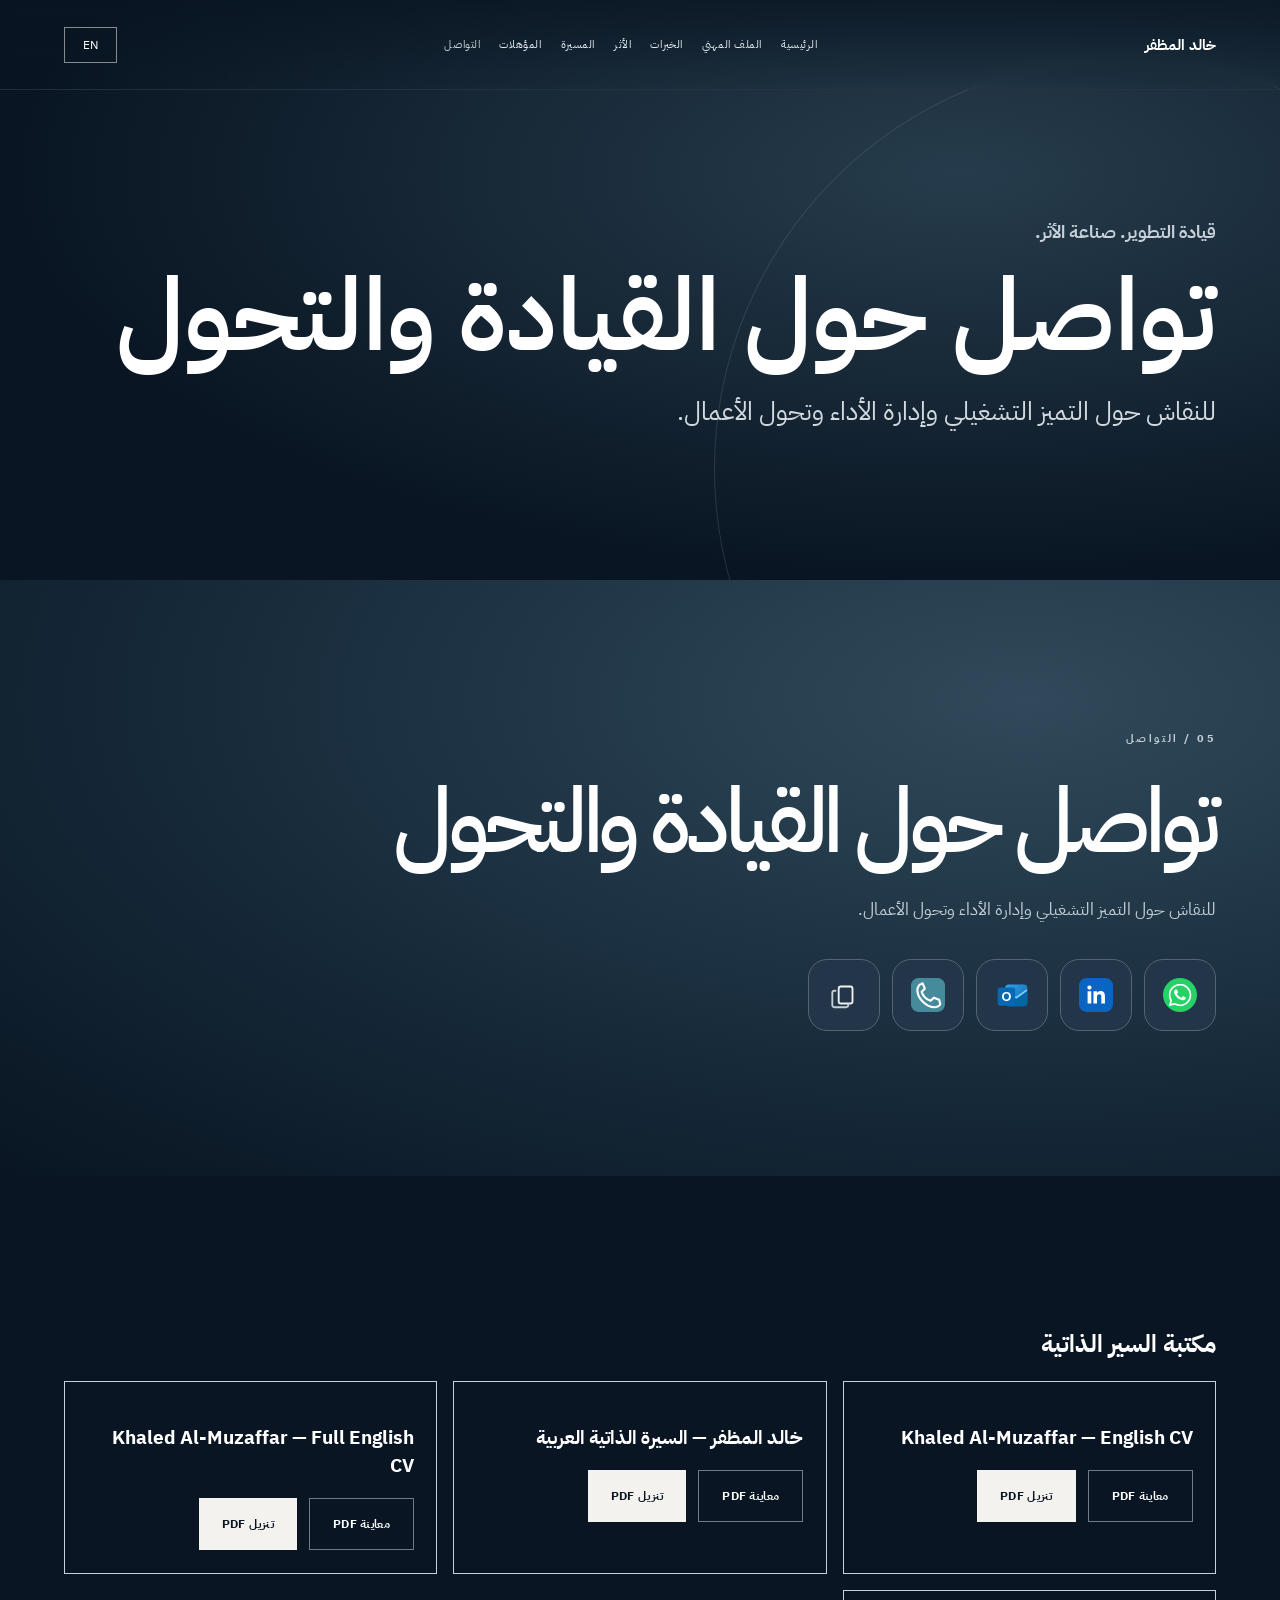
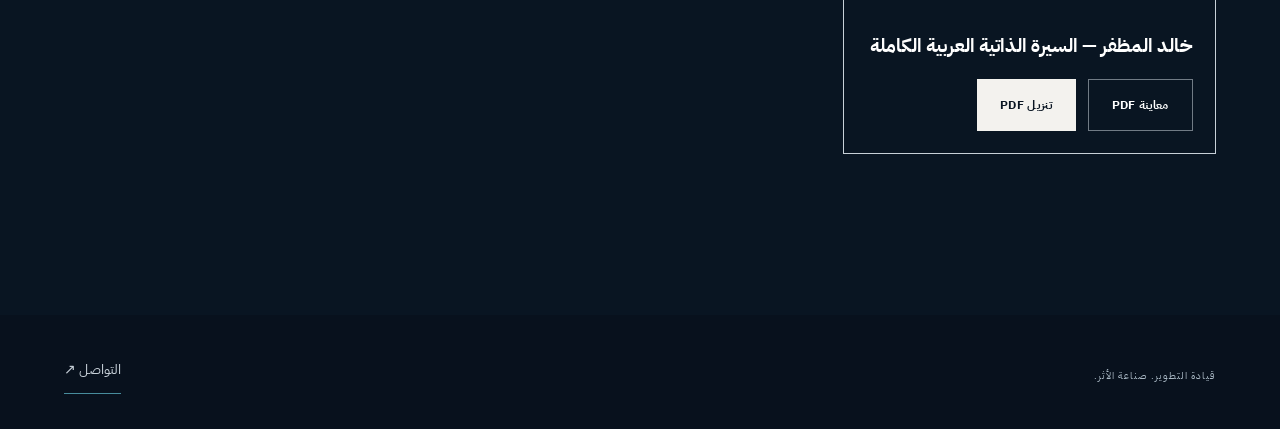
<file: ar/contact/index.html>
<!doctype html><html lang="ar" dir="rtl"><head><meta charset="UTF-8"/><meta name="viewport" content="width=device-width, initial-scale=1.0"/><title>خالد المظفر | Khaled Almuthaffar</title><meta name="description" content="للنقاش حول التميز التشغيلي وإدارة الأداء وتحول الأعمال."/><meta property="og:title" content="تواصل حول القيادة والتحول"/><meta property="og:description" content="للنقاش حول التميز التشغيلي وإدارة الأداء وتحول الأعمال."/><meta property="og:image" content="/images/midnight-platinum-logo.png"/><link rel="alternate" hreflang="ar" href="/ar/contact/"/><link rel="alternate" hreflang="en" href="/en/contact/"/>  <script type="module" crossorigin src="/assets/portfolio-contact-v4.js"></script>
  <link rel="stylesheet" crossorigin href="/assets/portfolio-contact-v4.css">
<link rel="icon" href="/favicon.ico" sizes="any"/><link rel="icon" type="image/png" sizes="32x32" href="/favicon-32x32.png"/><link rel="apple-touch-icon" sizes="180x180" href="/apple-touch-icon.png"/><meta name="theme-color" content="#091522"/></head><body><div id="root"></div></body></html>
</file>
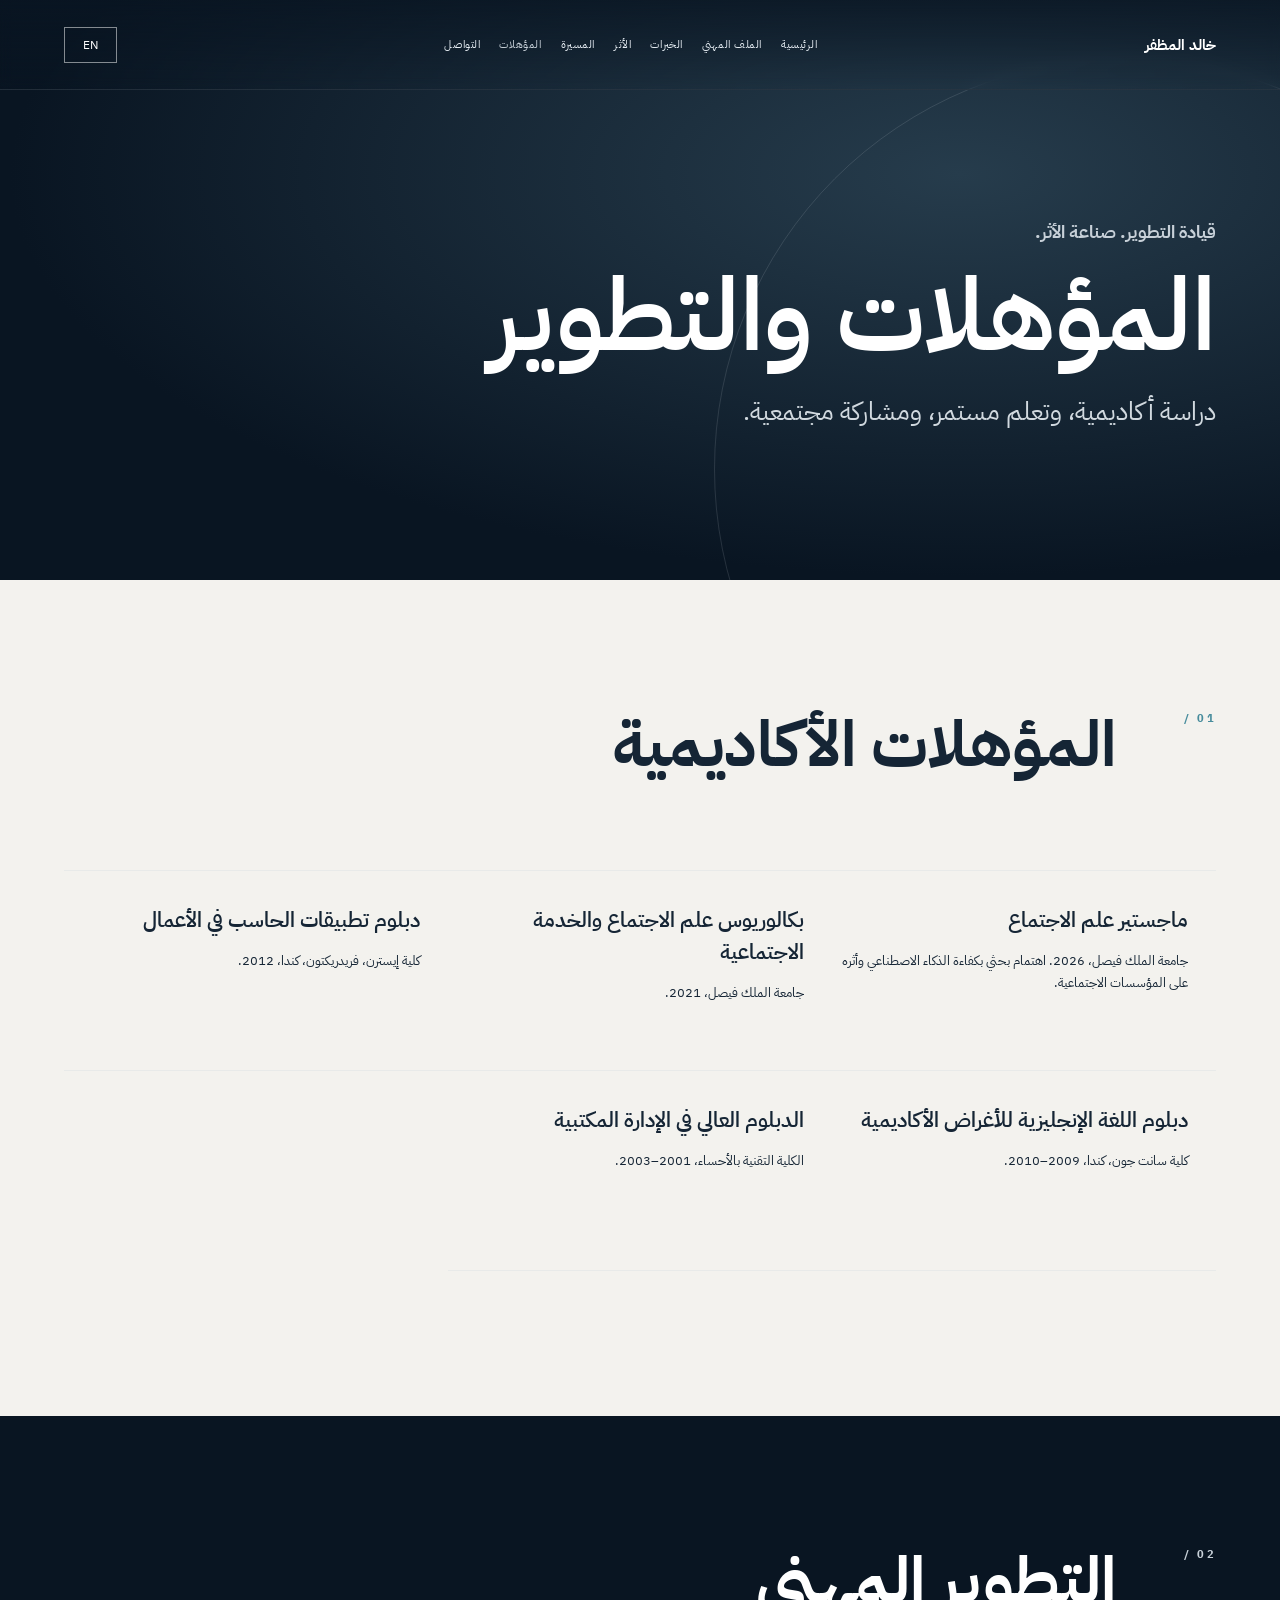
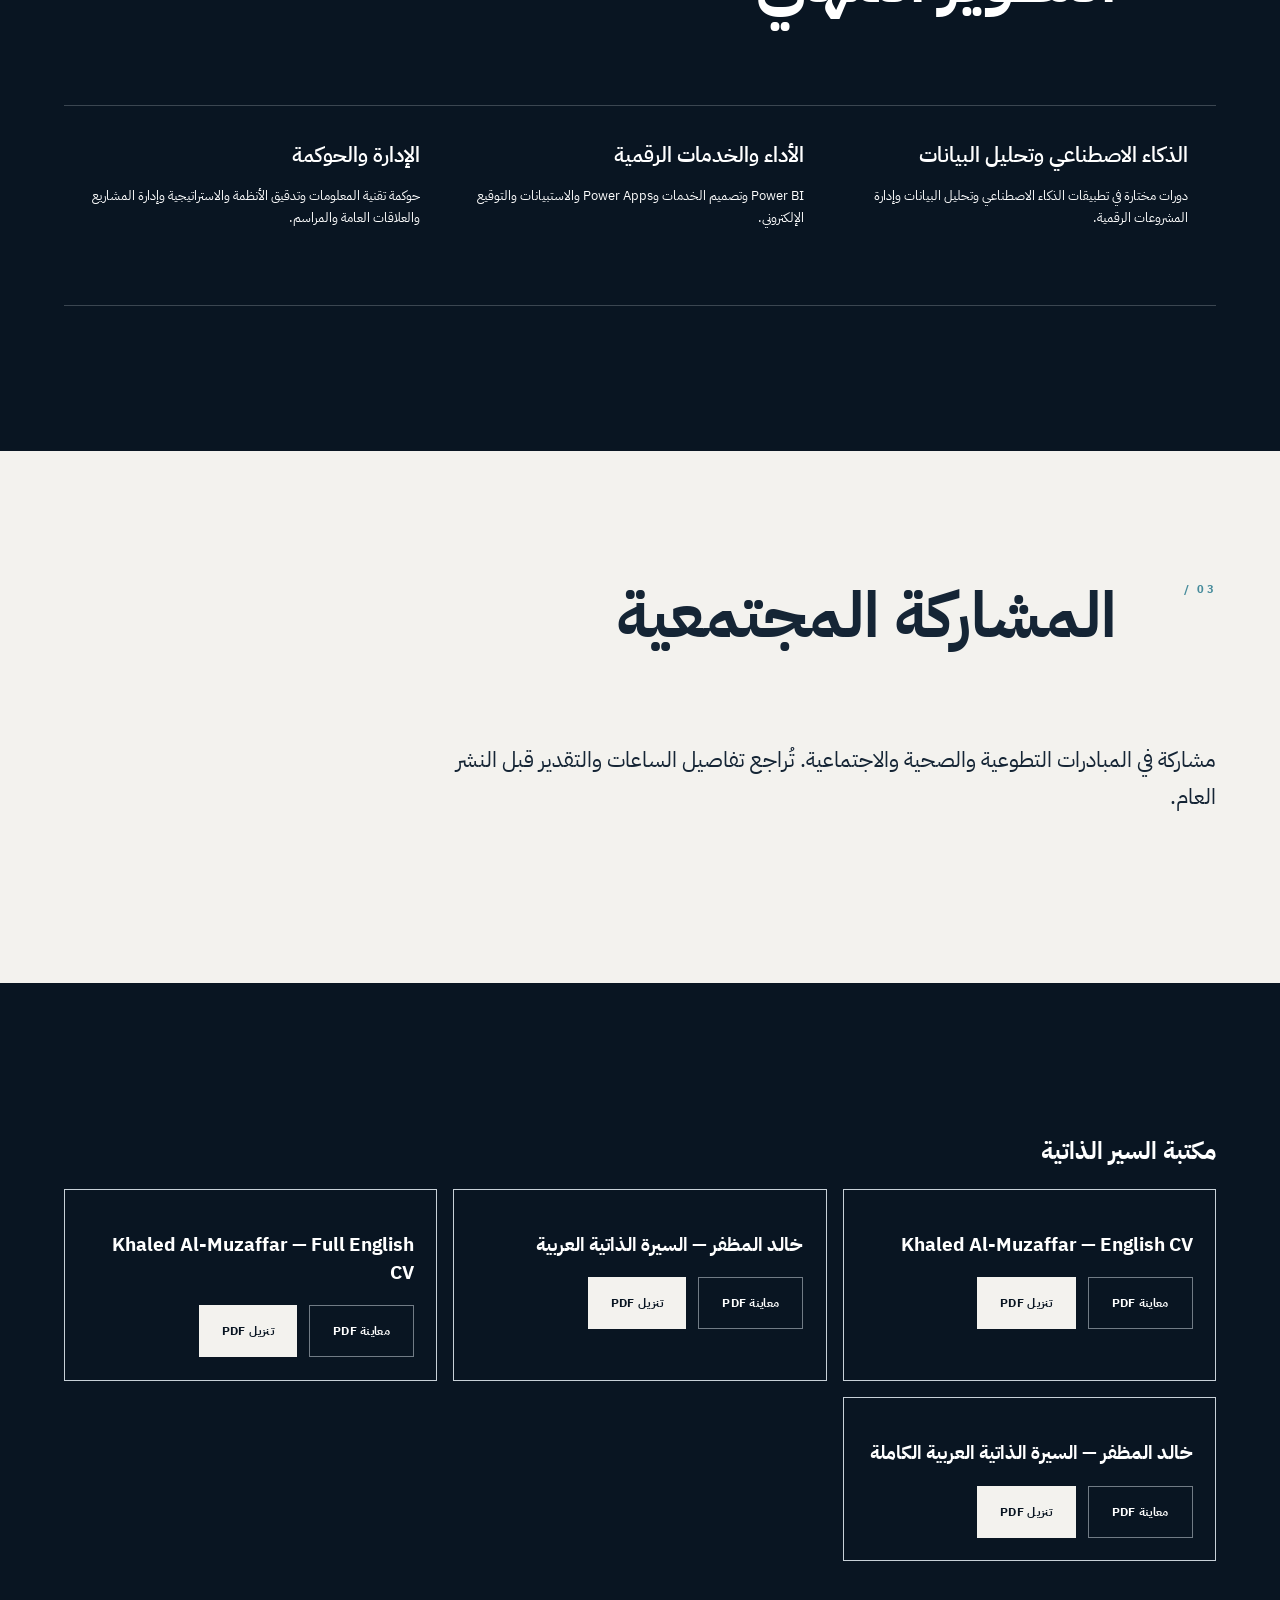
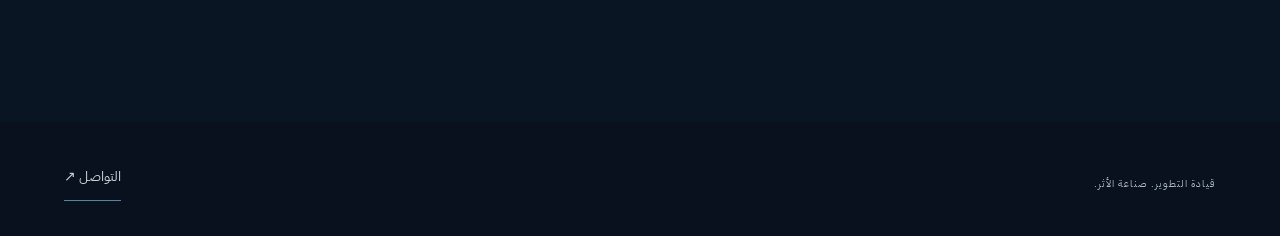
<file: ar/credentials/index.html>
<!doctype html><html lang="ar" dir="rtl"><head><meta charset="UTF-8"/><meta name="viewport" content="width=device-width, initial-scale=1.0"/><title>خالد المظفر | Khaled Almuthaffar</title><meta name="description" content="دراسة أكاديمية، وتعلم مستمر، ومشاركة مجتمعية."/><meta property="og:title" content="المؤهلات والتطوير"/><meta property="og:description" content="دراسة أكاديمية، وتعلم مستمر، ومشاركة مجتمعية."/><meta property="og:image" content="/images/midnight-platinum-logo.png"/><link rel="alternate" hreflang="ar" href="/ar/credentials/"/><link rel="alternate" hreflang="en" href="/en/credentials/"/>  <script type="module" crossorigin src="/assets/portfolio-contact-v4.js"></script>
  <link rel="stylesheet" crossorigin href="/assets/portfolio-contact-v4.css">
<link rel="icon" href="/favicon.ico" sizes="any"/><link rel="icon" type="image/png" sizes="32x32" href="/favicon-32x32.png"/><link rel="apple-touch-icon" sizes="180x180" href="/apple-touch-icon.png"/><meta name="theme-color" content="#091522"/></head><body><div id="root"></div></body></html>
</file>
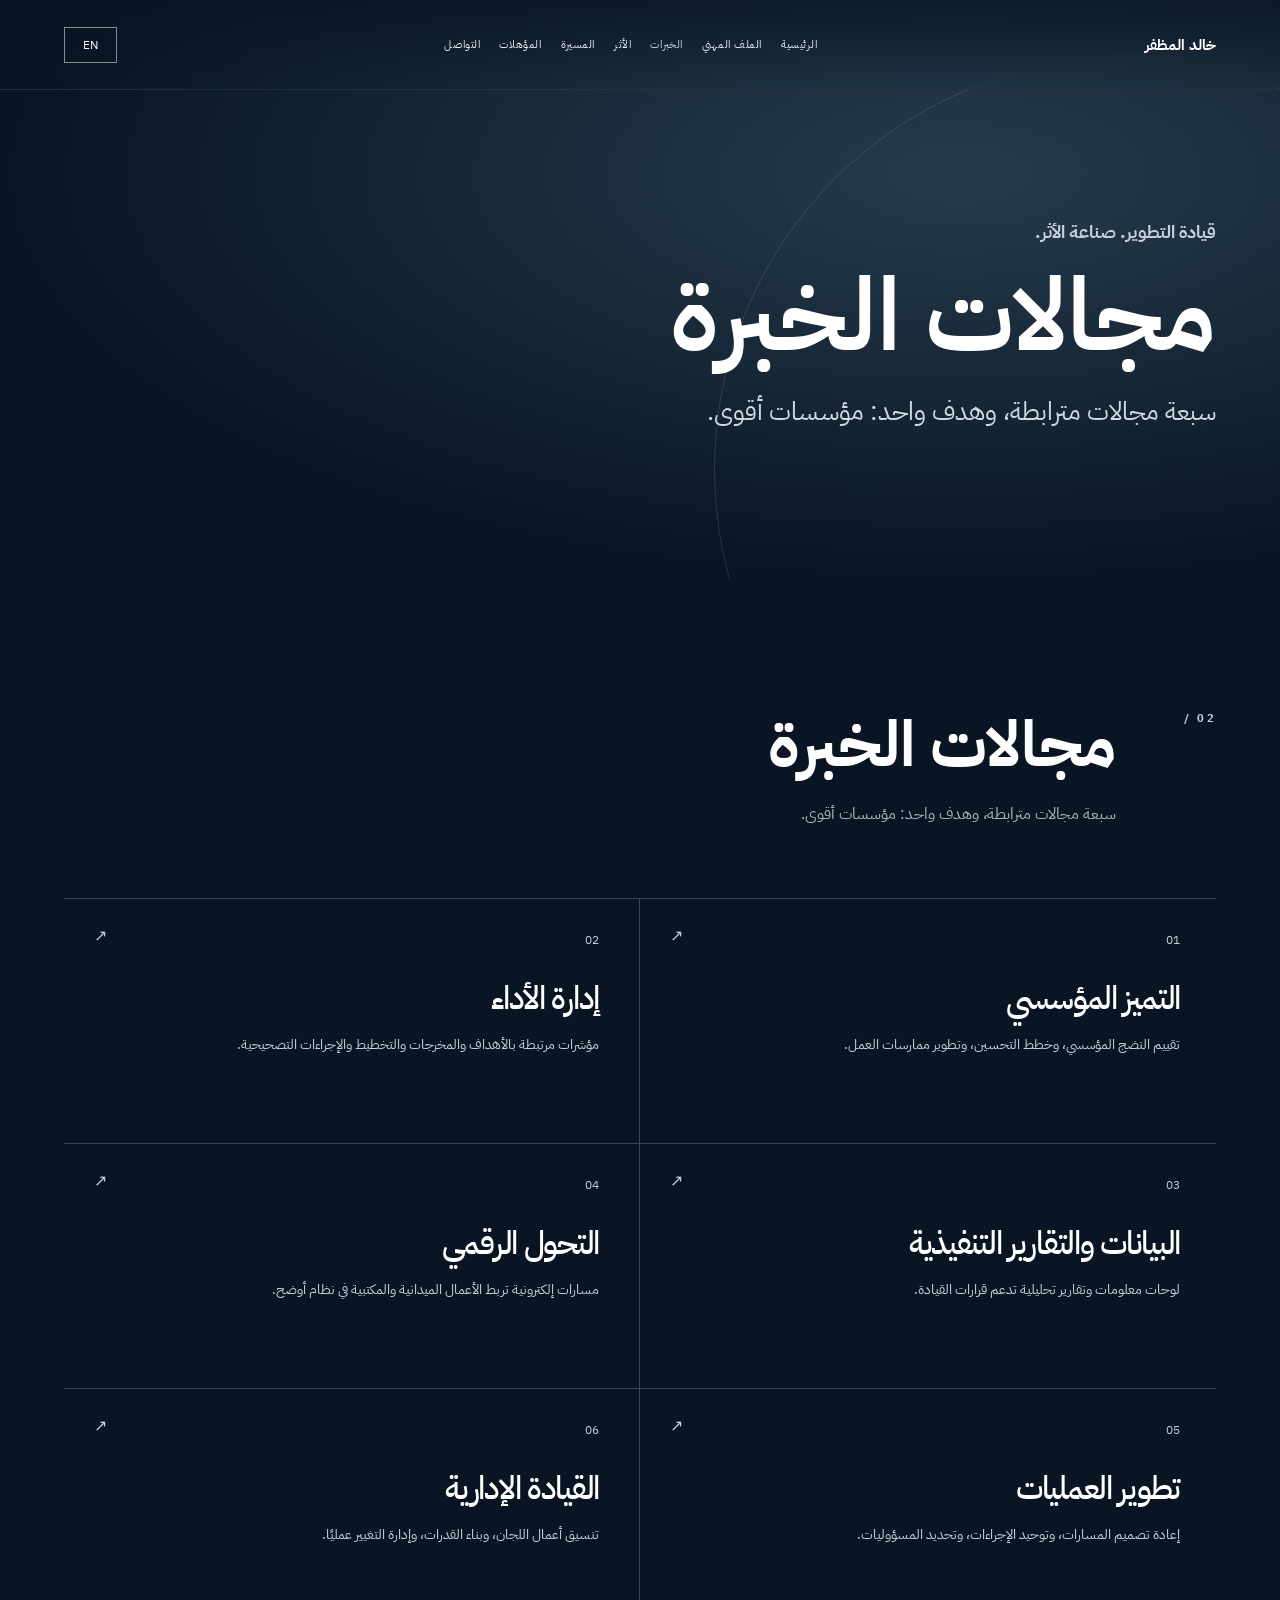
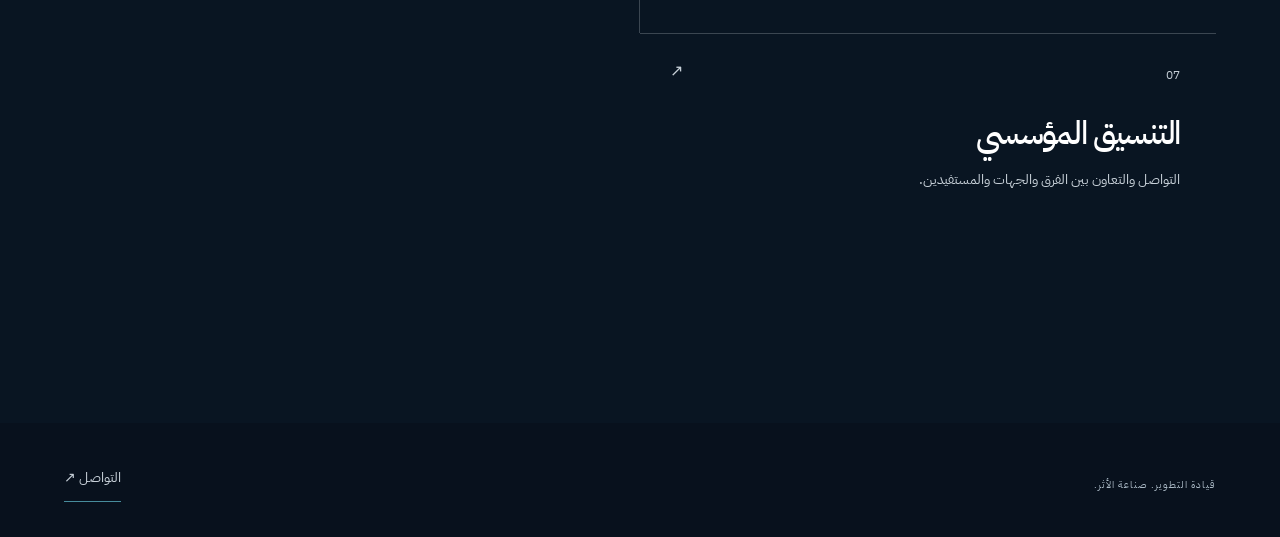
<file: ar/expertise/index.html>
<!doctype html><html lang="ar" dir="rtl"><head><meta charset="UTF-8"/><meta name="viewport" content="width=device-width, initial-scale=1.0"/><title>خالد المظفر | Khaled Almuthaffar</title><meta name="description" content="سبعة مجالات مترابطة، وهدف واحد: مؤسسات أقوى."/><meta property="og:title" content="مجالات الخبرة"/><meta property="og:description" content="سبعة مجالات مترابطة، وهدف واحد: مؤسسات أقوى."/><meta property="og:image" content="/images/midnight-platinum-logo.png"/><link rel="alternate" hreflang="ar" href="/ar/expertise/"/><link rel="alternate" hreflang="en" href="/en/expertise/"/>  <script type="module" crossorigin src="/assets/portfolio-contact-v4.js"></script>
  <link rel="stylesheet" crossorigin href="/assets/portfolio-contact-v4.css">
<link rel="icon" href="/favicon.ico" sizes="any"/><link rel="icon" type="image/png" sizes="32x32" href="/favicon-32x32.png"/><link rel="apple-touch-icon" sizes="180x180" href="/apple-touch-icon.png"/><meta name="theme-color" content="#091522"/></head><body><div id="root"></div></body></html>
</file>
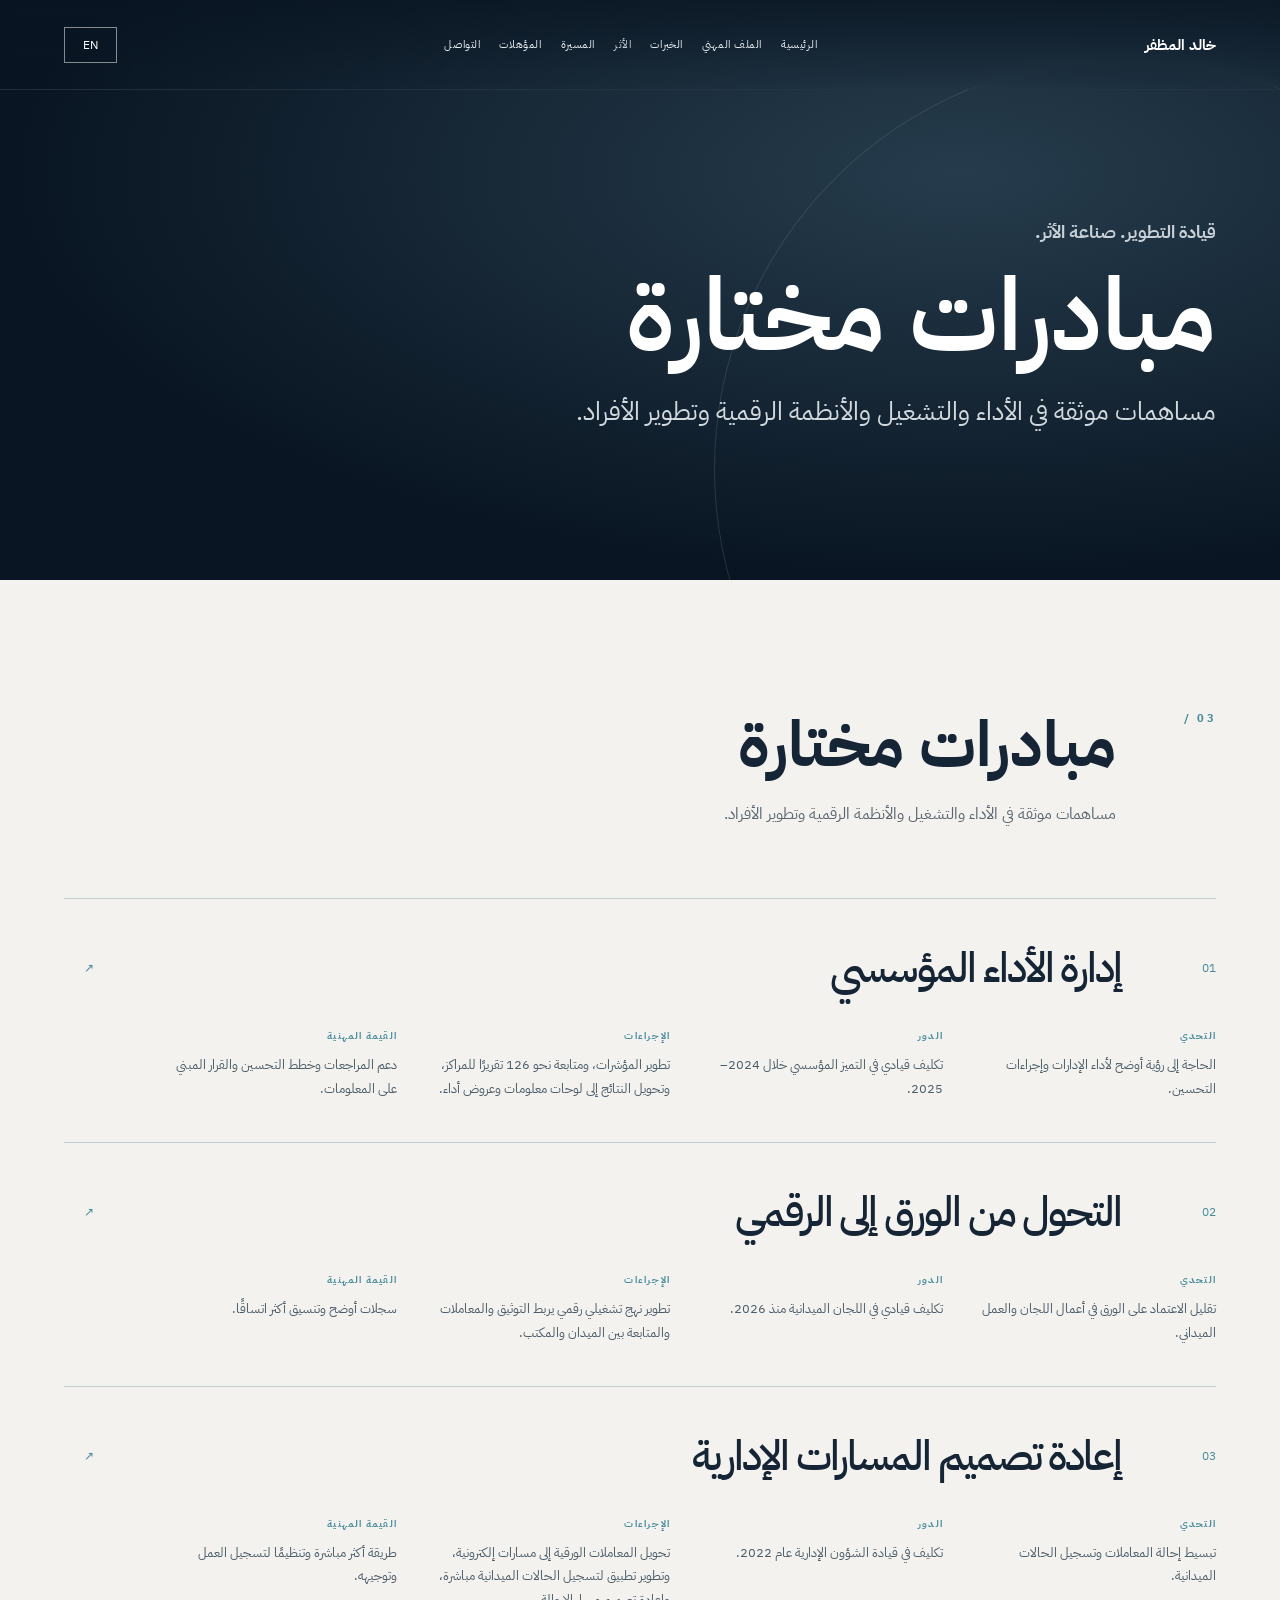
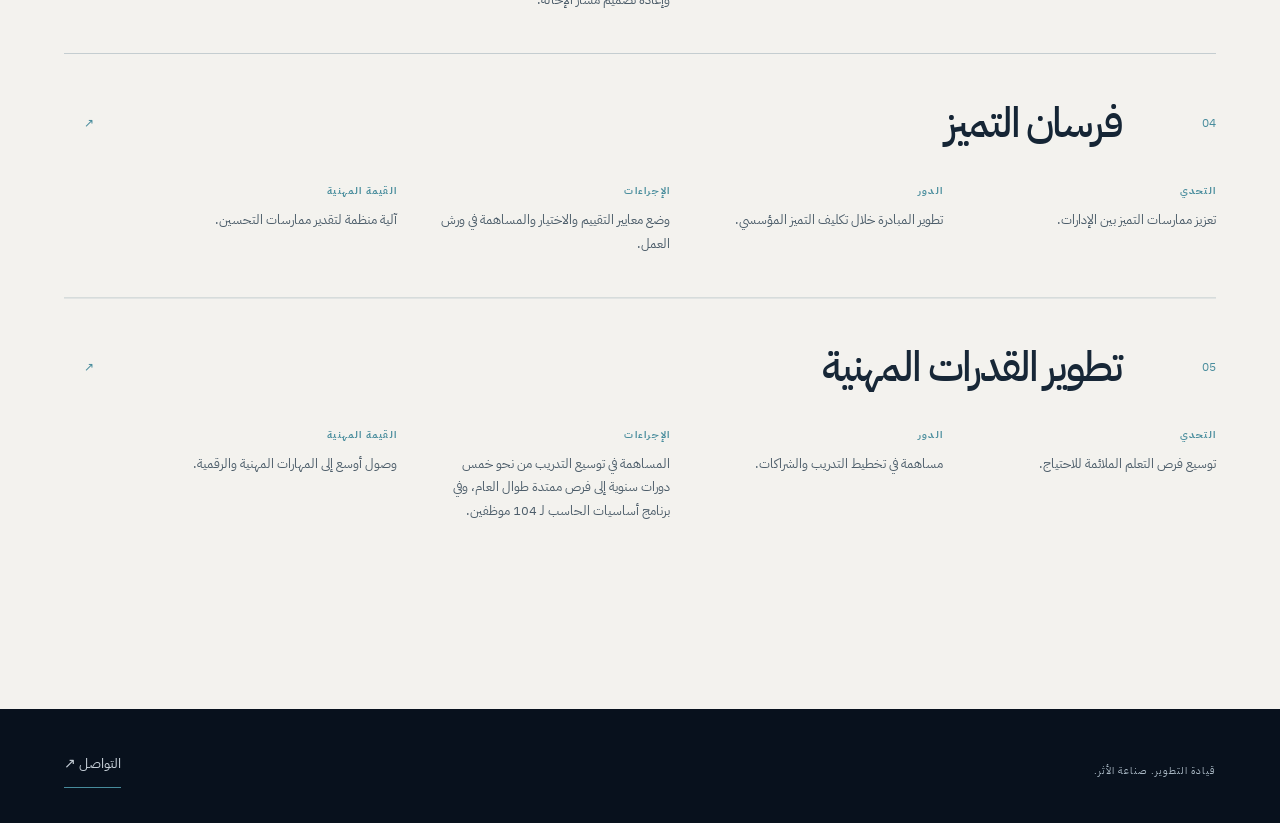
<file: ar/impact/index.html>
<!doctype html><html lang="ar" dir="rtl"><head><meta charset="UTF-8"/><meta name="viewport" content="width=device-width, initial-scale=1.0"/><title>خالد المظفر | Khaled Almuthaffar</title><meta name="description" content="مساهمات موثقة في الأداء والتشغيل والأنظمة الرقمية وتطوير الأفراد."/><meta property="og:title" content="مبادرات مختارة"/><meta property="og:description" content="مساهمات موثقة في الأداء والتشغيل والأنظمة الرقمية وتطوير الأفراد."/><meta property="og:image" content="/images/midnight-platinum-logo.png"/><link rel="alternate" hreflang="ar" href="/ar/impact/"/><link rel="alternate" hreflang="en" href="/en/impact/"/>  <script type="module" crossorigin src="/assets/portfolio-contact-v4.js"></script>
  <link rel="stylesheet" crossorigin href="/assets/portfolio-contact-v4.css">
<link rel="icon" href="/favicon.ico" sizes="any"/><link rel="icon" type="image/png" sizes="32x32" href="/favicon-32x32.png"/><link rel="apple-touch-icon" sizes="180x180" href="/apple-touch-icon.png"/><meta name="theme-color" content="#091522"/></head><body><div id="root"></div></body></html>
</file>
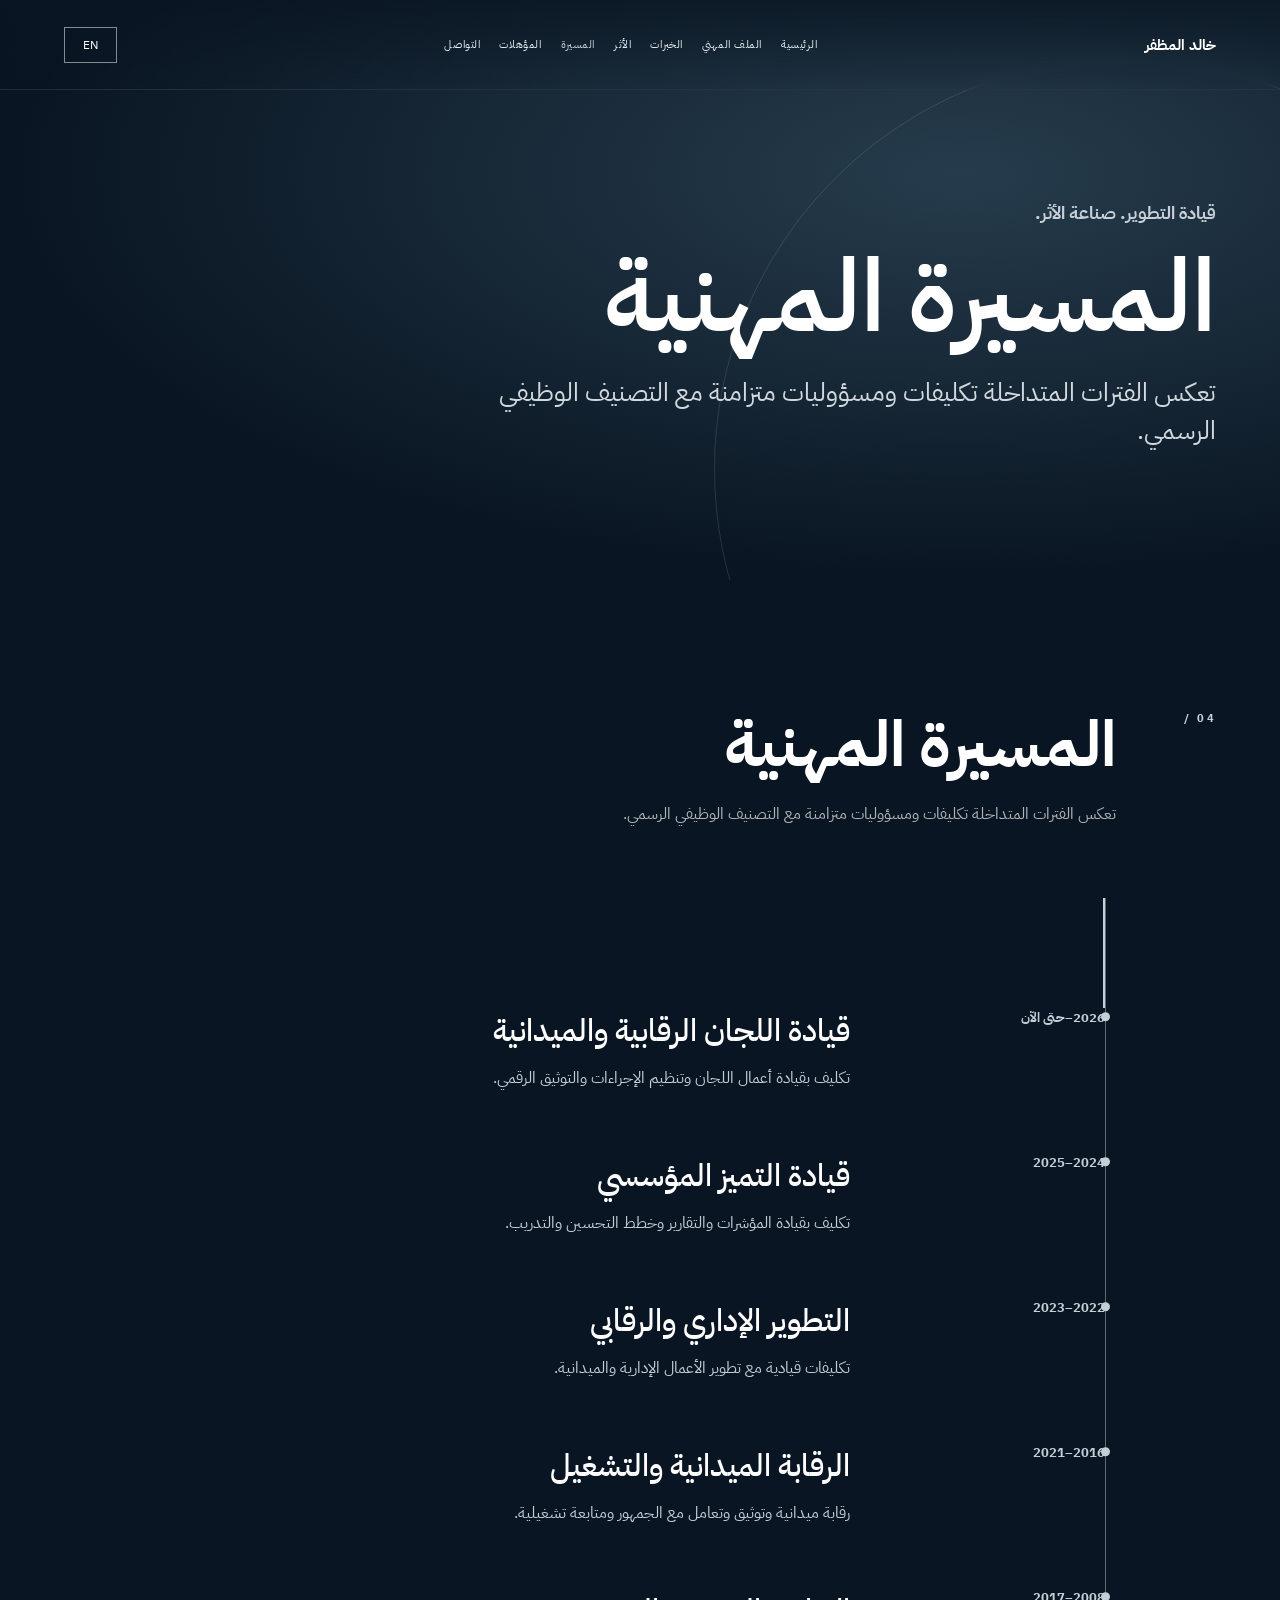
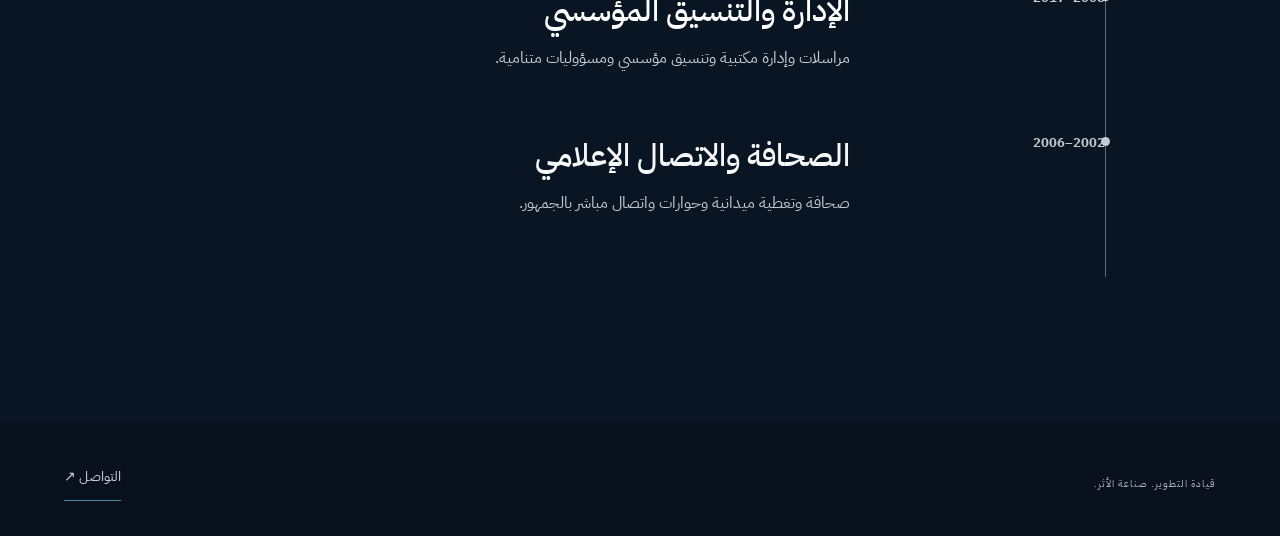
<file: ar/journey/index.html>
<!doctype html><html lang="ar" dir="rtl"><head><meta charset="UTF-8"/><meta name="viewport" content="width=device-width, initial-scale=1.0"/><title>خالد المظفر | Khaled Almuthaffar</title><meta name="description" content="تعكس الفترات المتداخلة تكليفات ومسؤوليات متزامنة مع التصنيف الوظيفي الرسمي."/><meta property="og:title" content="المسيرة المهنية"/><meta property="og:description" content="تعكس الفترات المتداخلة تكليفات ومسؤوليات متزامنة مع التصنيف الوظيفي الرسمي."/><meta property="og:image" content="/images/midnight-platinum-logo.png"/><link rel="alternate" hreflang="ar" href="/ar/journey/"/><link rel="alternate" hreflang="en" href="/en/journey/"/>  <script type="module" crossorigin src="/assets/portfolio-contact-v4.js"></script>
  <link rel="stylesheet" crossorigin href="/assets/portfolio-contact-v4.css">
<link rel="icon" href="/favicon.ico" sizes="any"/><link rel="icon" type="image/png" sizes="32x32" href="/favicon-32x32.png"/><link rel="apple-touch-icon" sizes="180x180" href="/apple-touch-icon.png"/><meta name="theme-color" content="#091522"/></head><body><div id="root"></div></body></html>
</file>
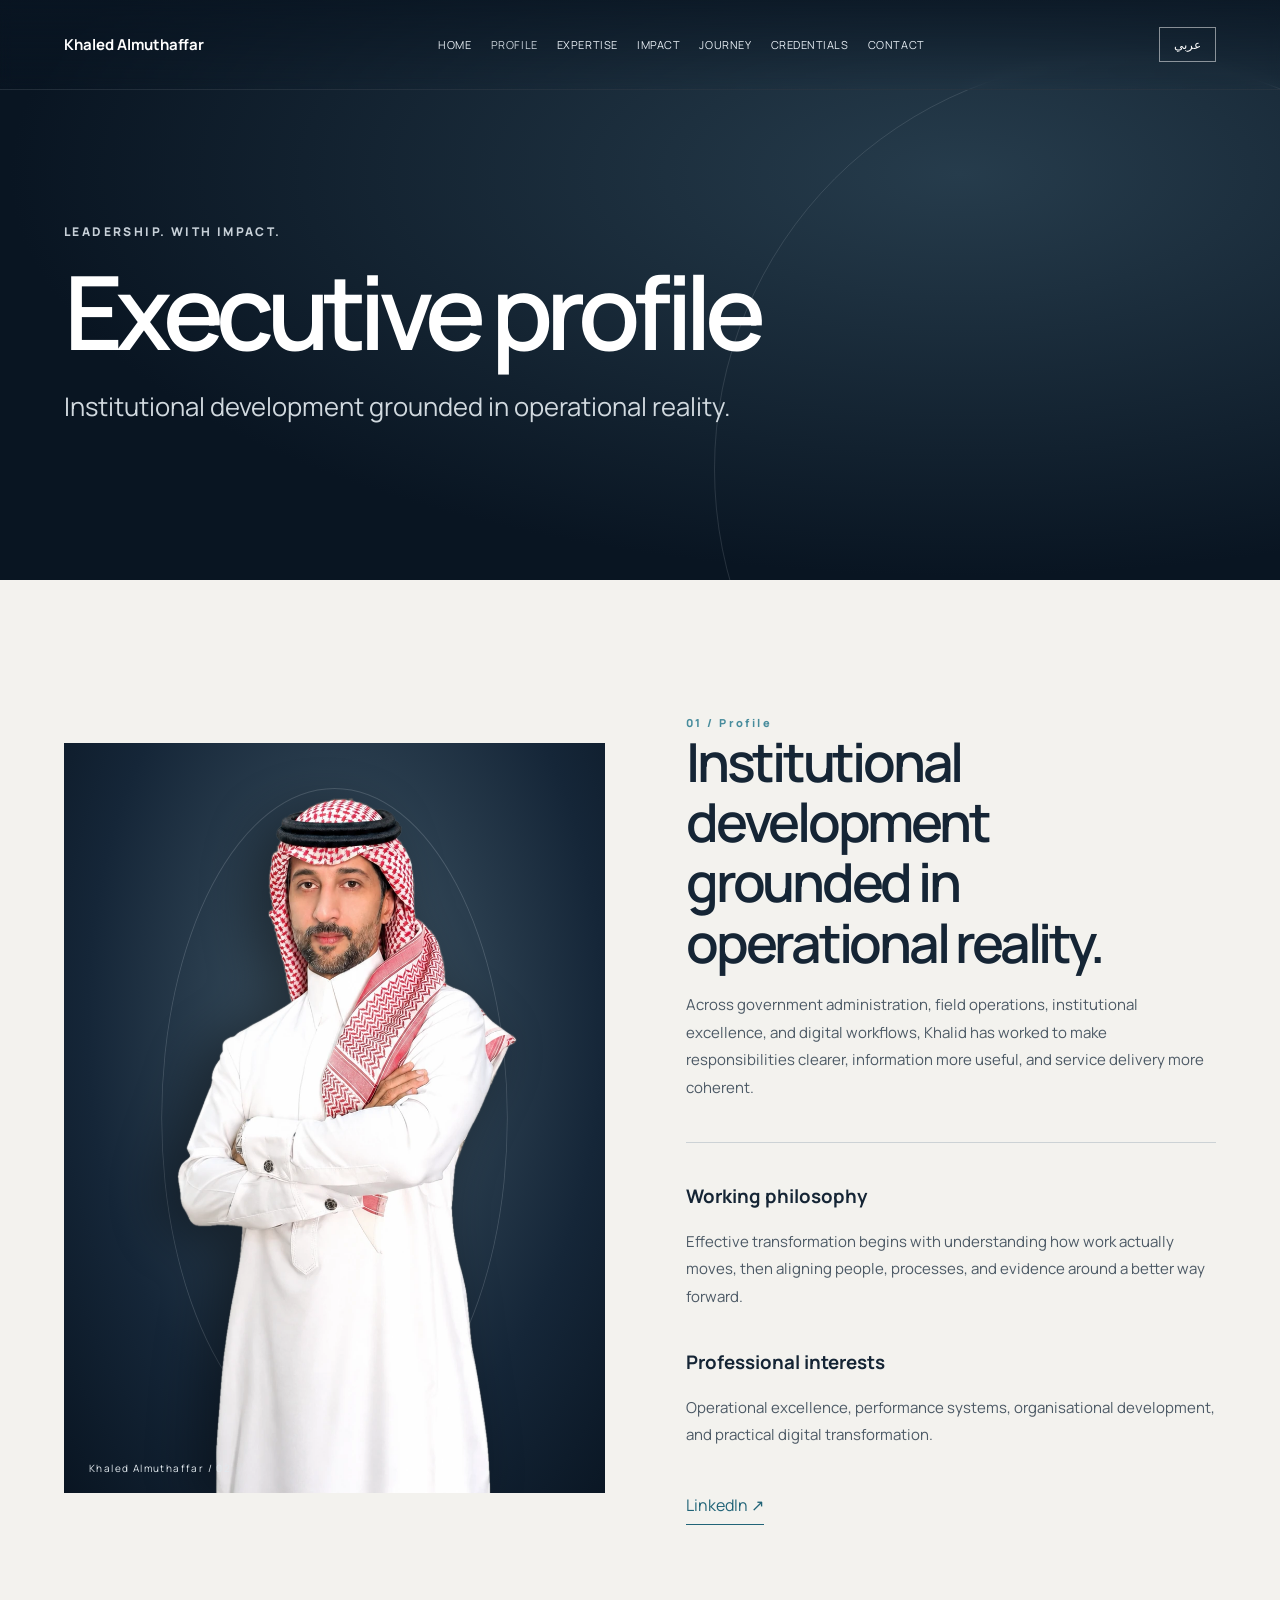
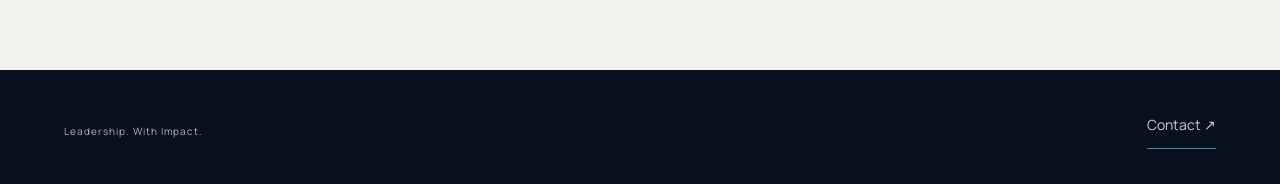
<file: en/about/index.html>
<!doctype html><html lang="en" dir="ltr"><head><meta charset="UTF-8"/><meta name="viewport" content="width=device-width, initial-scale=1.0"/><title>خالد المظفر | Khaled Almuthaffar</title><meta name="description" content="Institutional development grounded in operational reality."/><meta property="og:title" content="Executive profile"/><meta property="og:description" content="Institutional development grounded in operational reality."/><meta property="og:image" content="/images/midnight-platinum-logo.png"/><link rel="alternate" hreflang="ar" href="/ar/about/"/><link rel="alternate" hreflang="en" href="/en/about/"/>  <script type="module" crossorigin src="/assets/portfolio-contact-v4.js"></script>
  <link rel="stylesheet" crossorigin href="/assets/portfolio-contact-v4.css">
<link rel="icon" href="/favicon.ico" sizes="any"/><link rel="icon" type="image/png" sizes="32x32" href="/favicon-32x32.png"/><link rel="apple-touch-icon" sizes="180x180" href="/apple-touch-icon.png"/><meta name="theme-color" content="#091522"/></head><body><div id="root"></div></body></html>
</file>
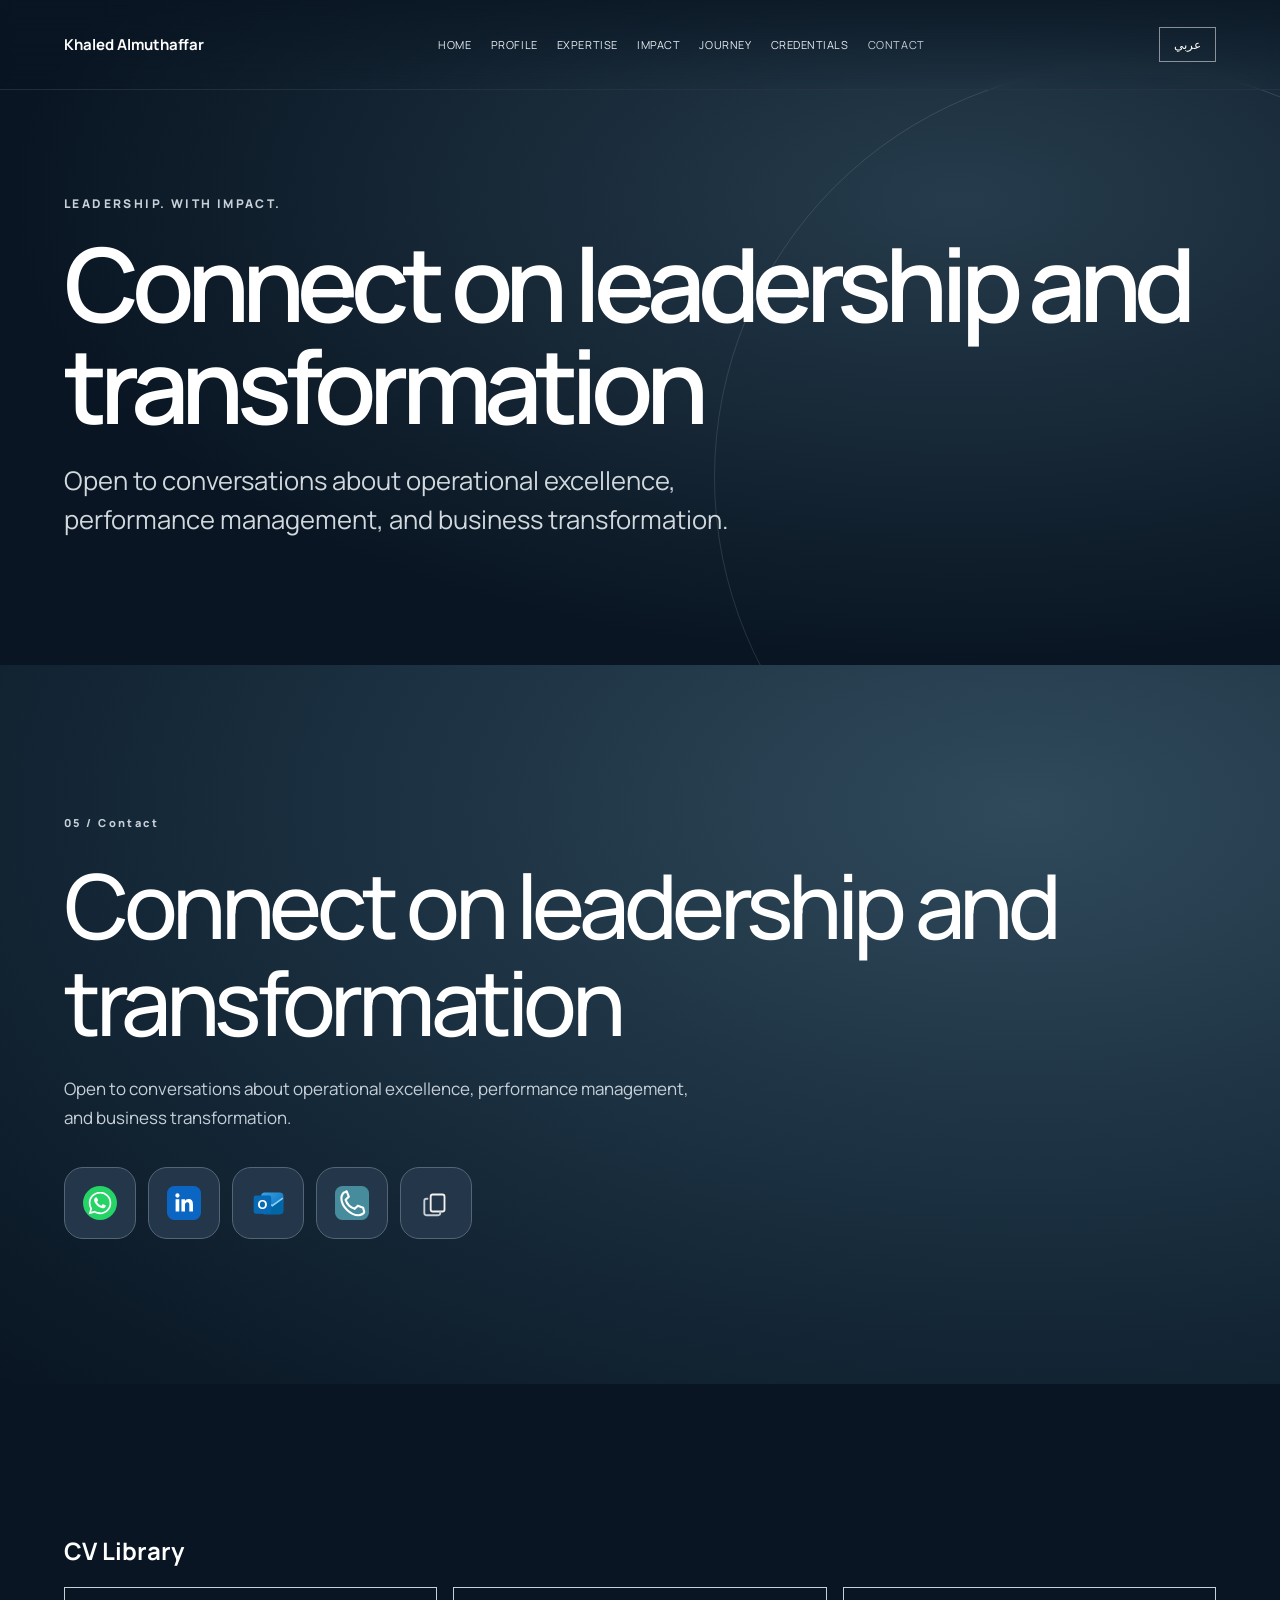
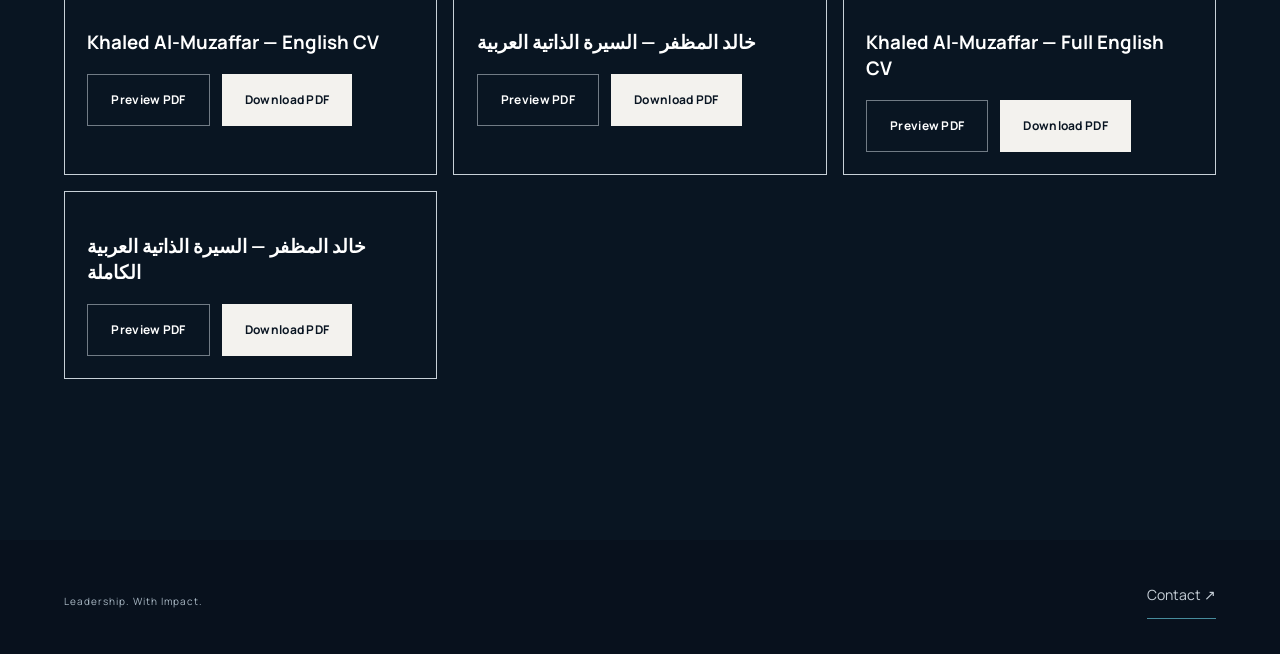
<file: en/contact/index.html>
<!doctype html><html lang="en" dir="ltr"><head><meta charset="UTF-8"/><meta name="viewport" content="width=device-width, initial-scale=1.0"/><title>خالد المظفر | Khaled Almuthaffar</title><meta name="description" content="Open to conversations about operational excellence, performance management, and business transformation."/><meta property="og:title" content="Connect on leadership and transformation"/><meta property="og:description" content="Open to conversations about operational excellence, performance management, and business transformation."/><meta property="og:image" content="/images/midnight-platinum-logo.png"/><link rel="alternate" hreflang="ar" href="/ar/contact/"/><link rel="alternate" hreflang="en" href="/en/contact/"/>  <script type="module" crossorigin src="/assets/portfolio-contact-v4.js"></script>
  <link rel="stylesheet" crossorigin href="/assets/portfolio-contact-v4.css">
<link rel="icon" href="/favicon.ico" sizes="any"/><link rel="icon" type="image/png" sizes="32x32" href="/favicon-32x32.png"/><link rel="apple-touch-icon" sizes="180x180" href="/apple-touch-icon.png"/><meta name="theme-color" content="#091522"/></head><body><div id="root"></div></body></html>
</file>
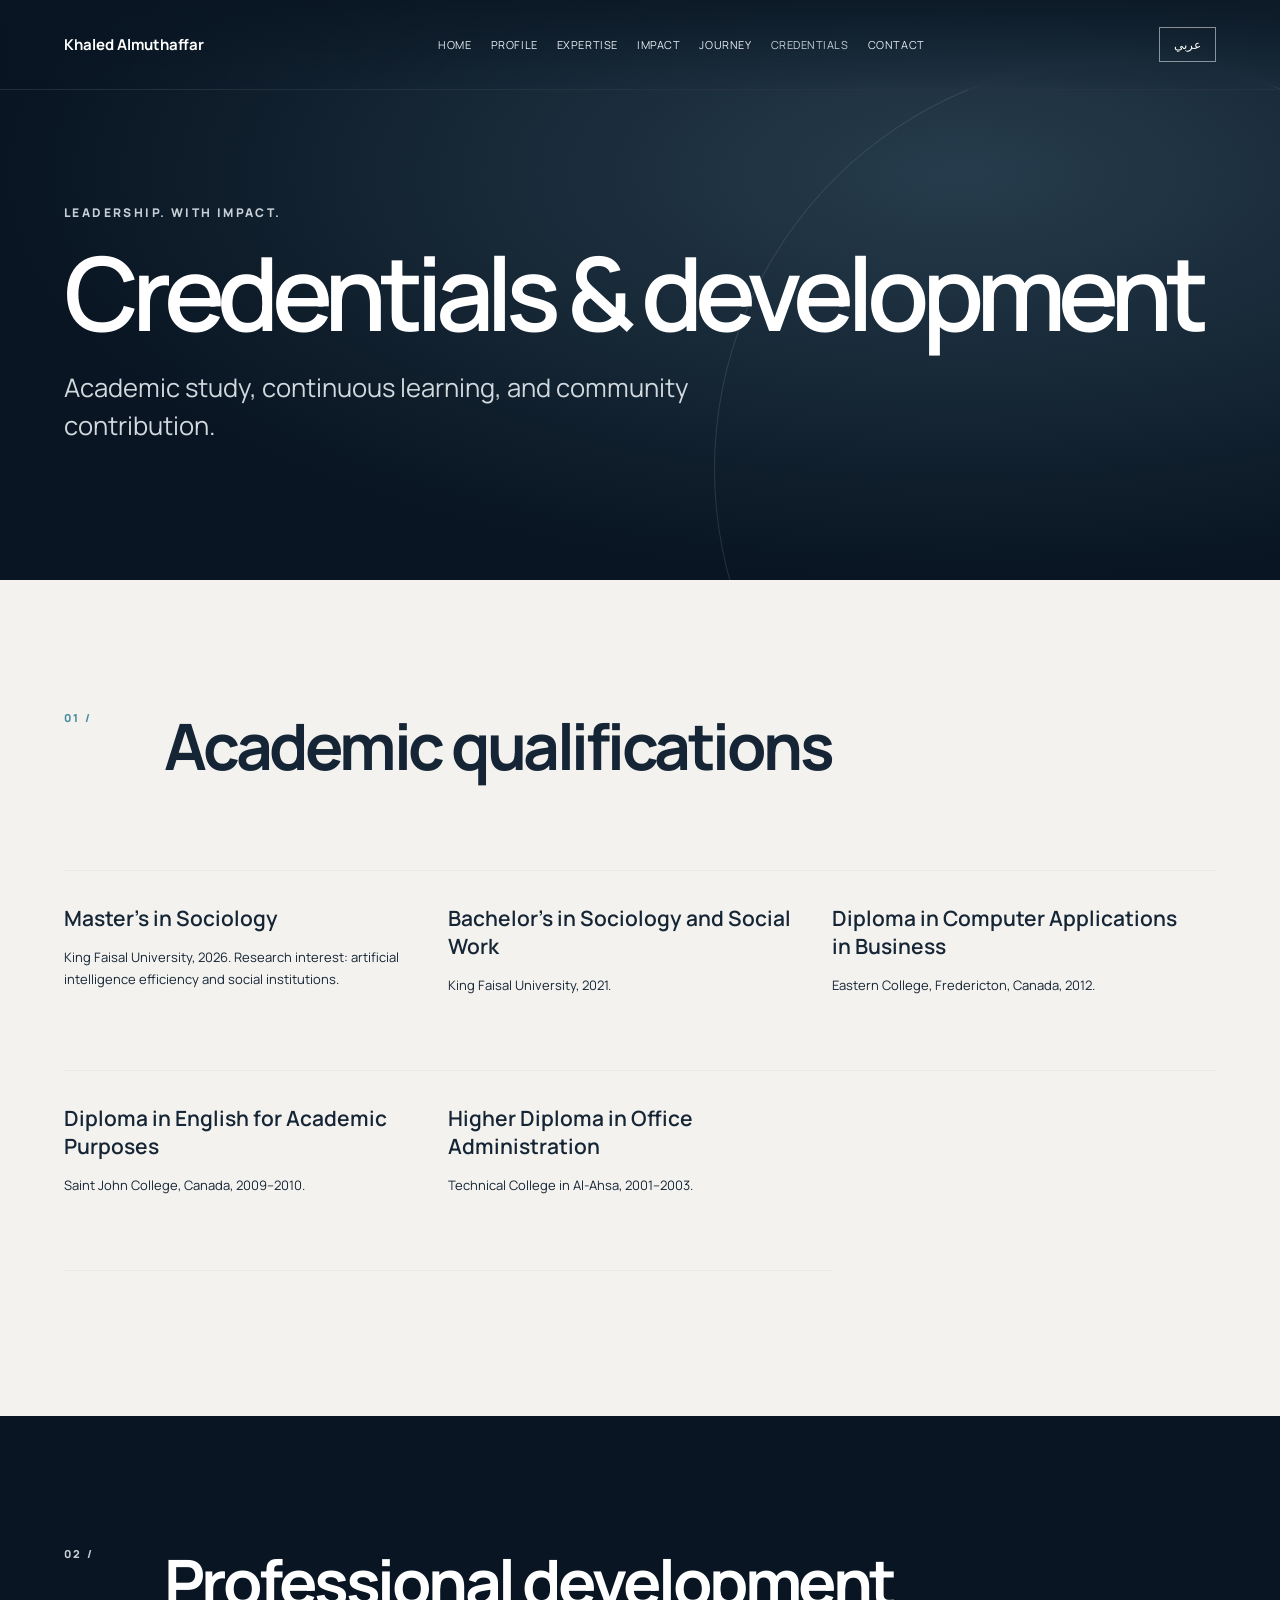
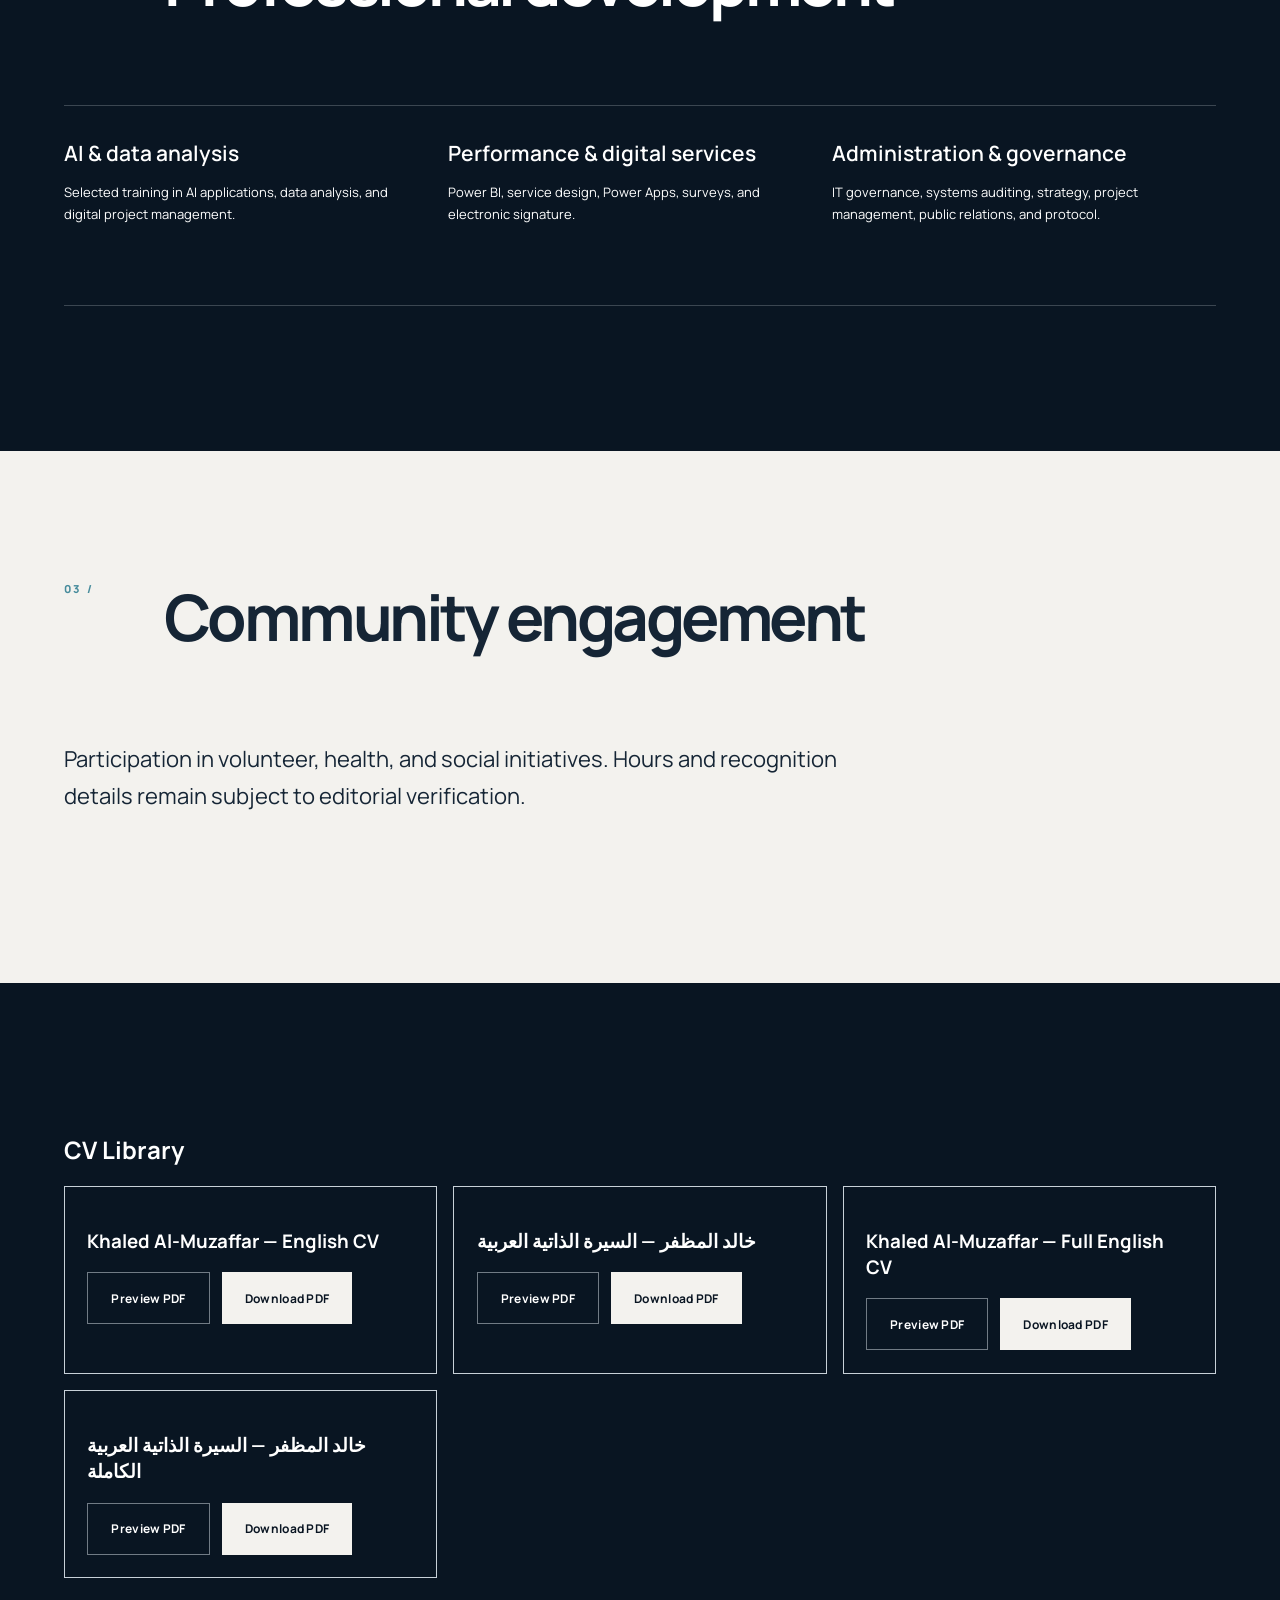
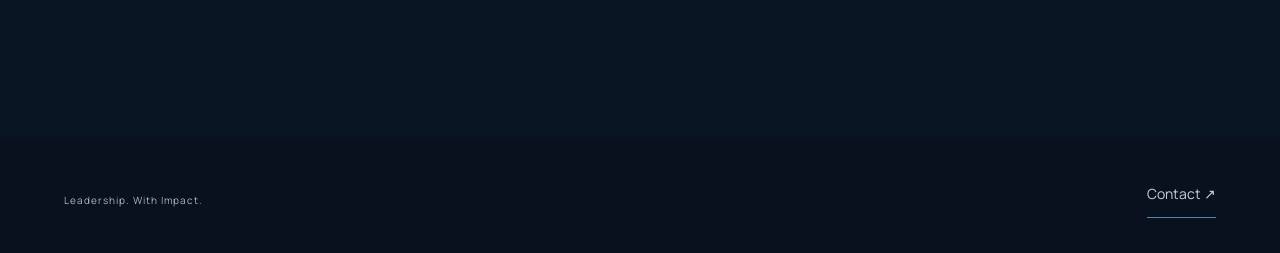
<file: en/credentials/index.html>
<!doctype html><html lang="en" dir="ltr"><head><meta charset="UTF-8"/><meta name="viewport" content="width=device-width, initial-scale=1.0"/><title>خالد المظفر | Khaled Almuthaffar</title><meta name="description" content="Academic study, continuous learning, and community contribution."/><meta property="og:title" content="Credentials & development"/><meta property="og:description" content="Academic study, continuous learning, and community contribution."/><meta property="og:image" content="/images/midnight-platinum-logo.png"/><link rel="alternate" hreflang="ar" href="/ar/credentials/"/><link rel="alternate" hreflang="en" href="/en/credentials/"/>  <script type="module" crossorigin src="/assets/portfolio-contact-v4.js"></script>
  <link rel="stylesheet" crossorigin href="/assets/portfolio-contact-v4.css">
<link rel="icon" href="/favicon.ico" sizes="any"/><link rel="icon" type="image/png" sizes="32x32" href="/favicon-32x32.png"/><link rel="apple-touch-icon" sizes="180x180" href="/apple-touch-icon.png"/><meta name="theme-color" content="#091522"/></head><body><div id="root"></div></body></html>
</file>
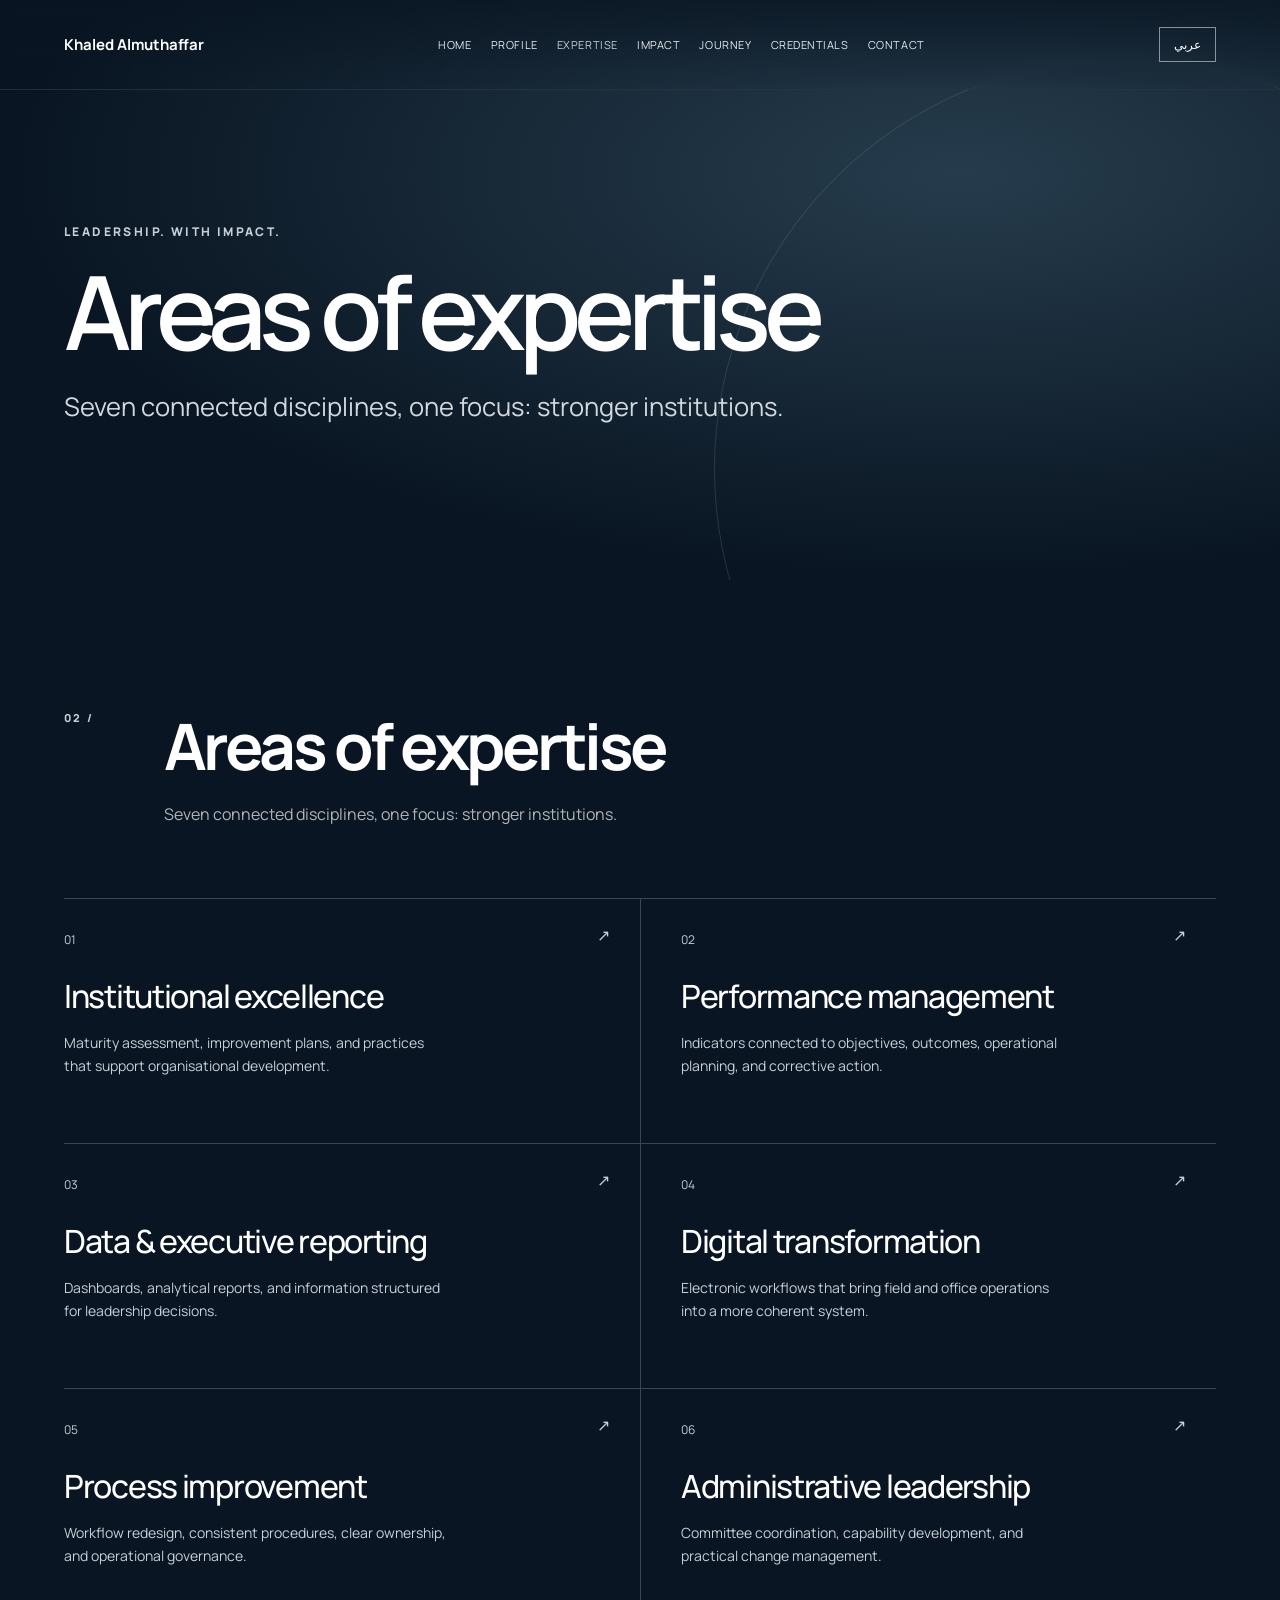
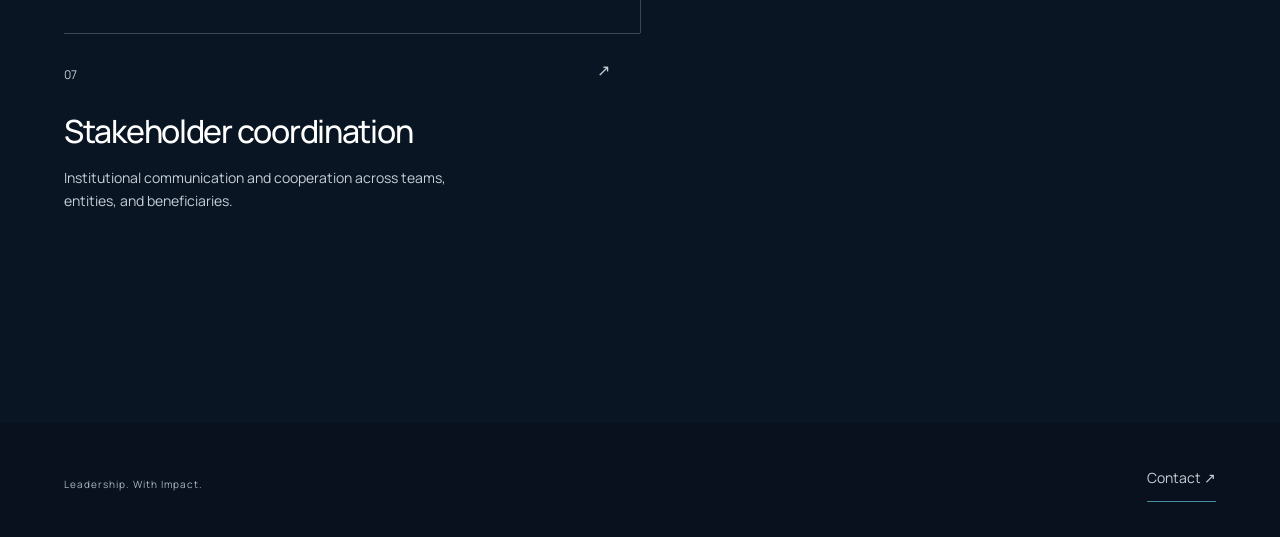
<file: en/expertise/index.html>
<!doctype html><html lang="en" dir="ltr"><head><meta charset="UTF-8"/><meta name="viewport" content="width=device-width, initial-scale=1.0"/><title>خالد المظفر | Khaled Almuthaffar</title><meta name="description" content="Seven connected disciplines, one focus: stronger institutions."/><meta property="og:title" content="Areas of expertise"/><meta property="og:description" content="Seven connected disciplines, one focus: stronger institutions."/><meta property="og:image" content="/images/midnight-platinum-logo.png"/><link rel="alternate" hreflang="ar" href="/ar/expertise/"/><link rel="alternate" hreflang="en" href="/en/expertise/"/>  <script type="module" crossorigin src="/assets/portfolio-contact-v4.js"></script>
  <link rel="stylesheet" crossorigin href="/assets/portfolio-contact-v4.css">
<link rel="icon" href="/favicon.ico" sizes="any"/><link rel="icon" type="image/png" sizes="32x32" href="/favicon-32x32.png"/><link rel="apple-touch-icon" sizes="180x180" href="/apple-touch-icon.png"/><meta name="theme-color" content="#091522"/></head><body><div id="root"></div></body></html>
</file>
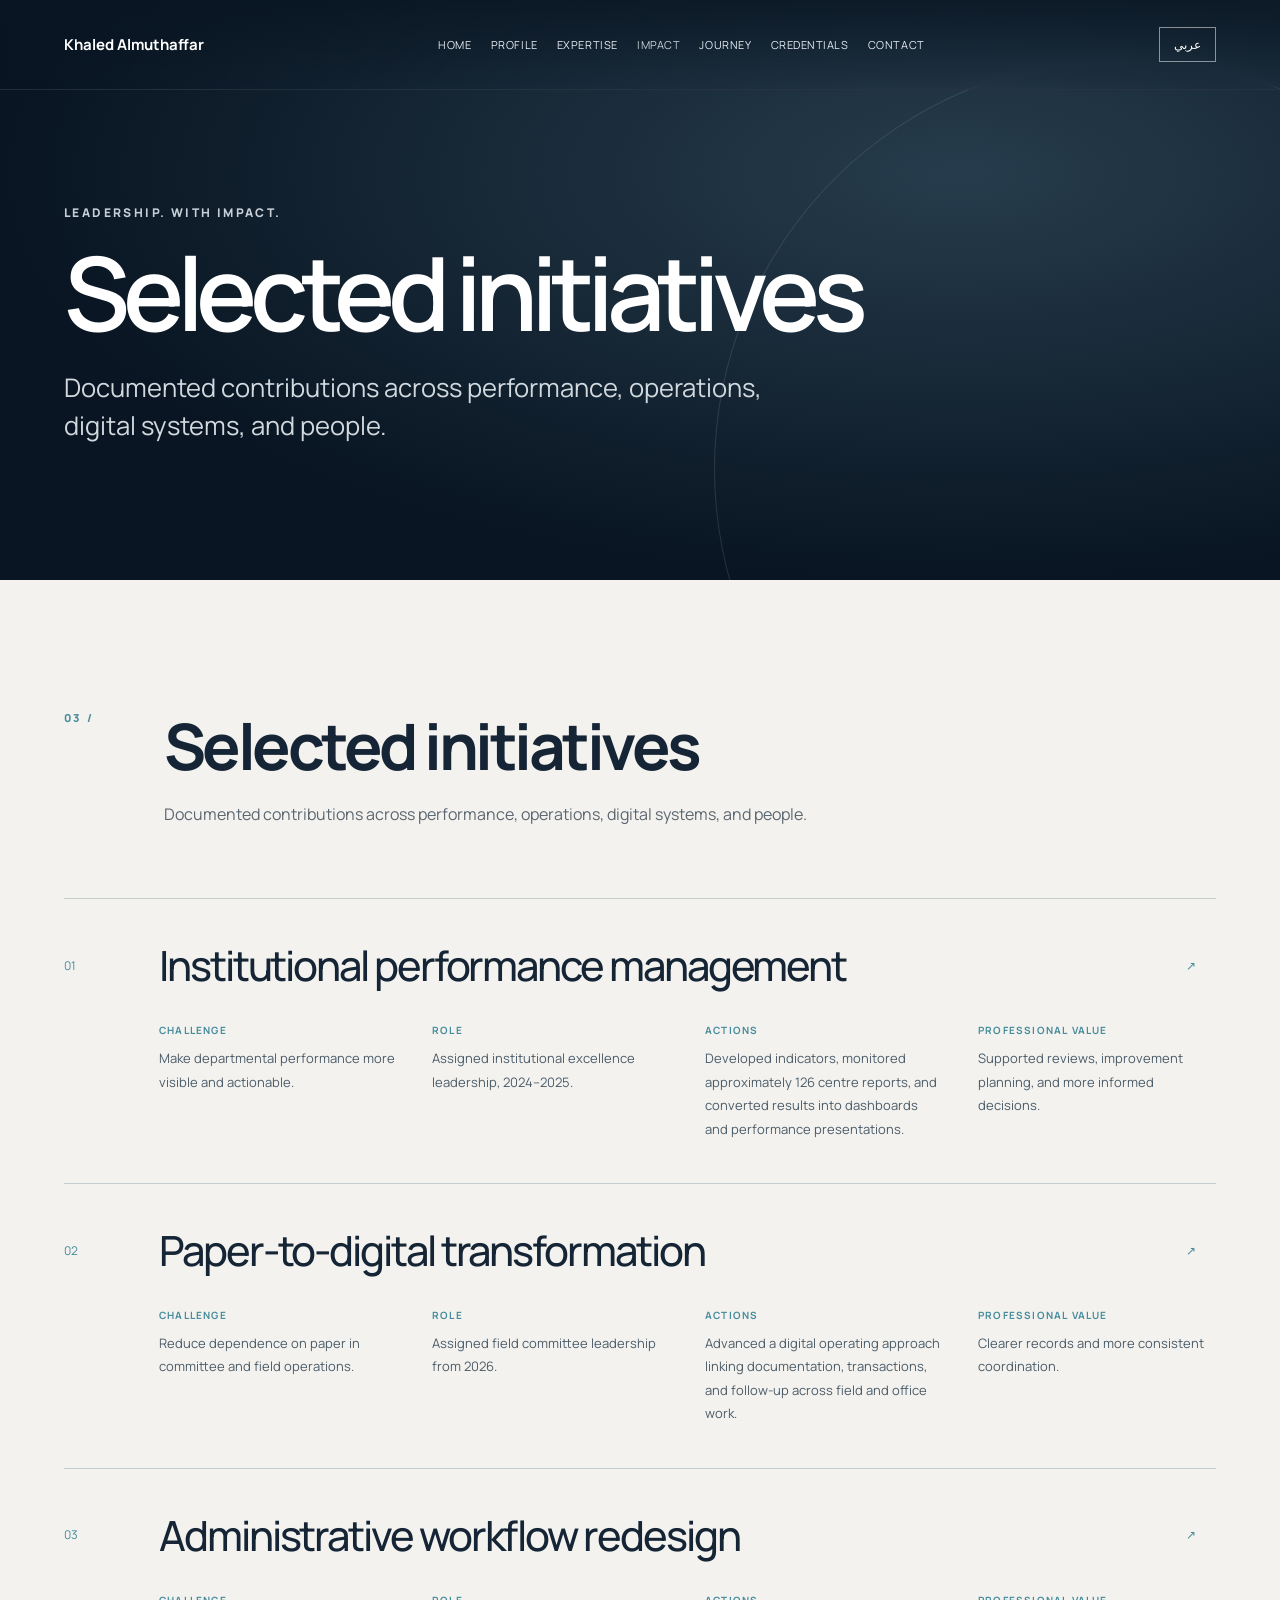
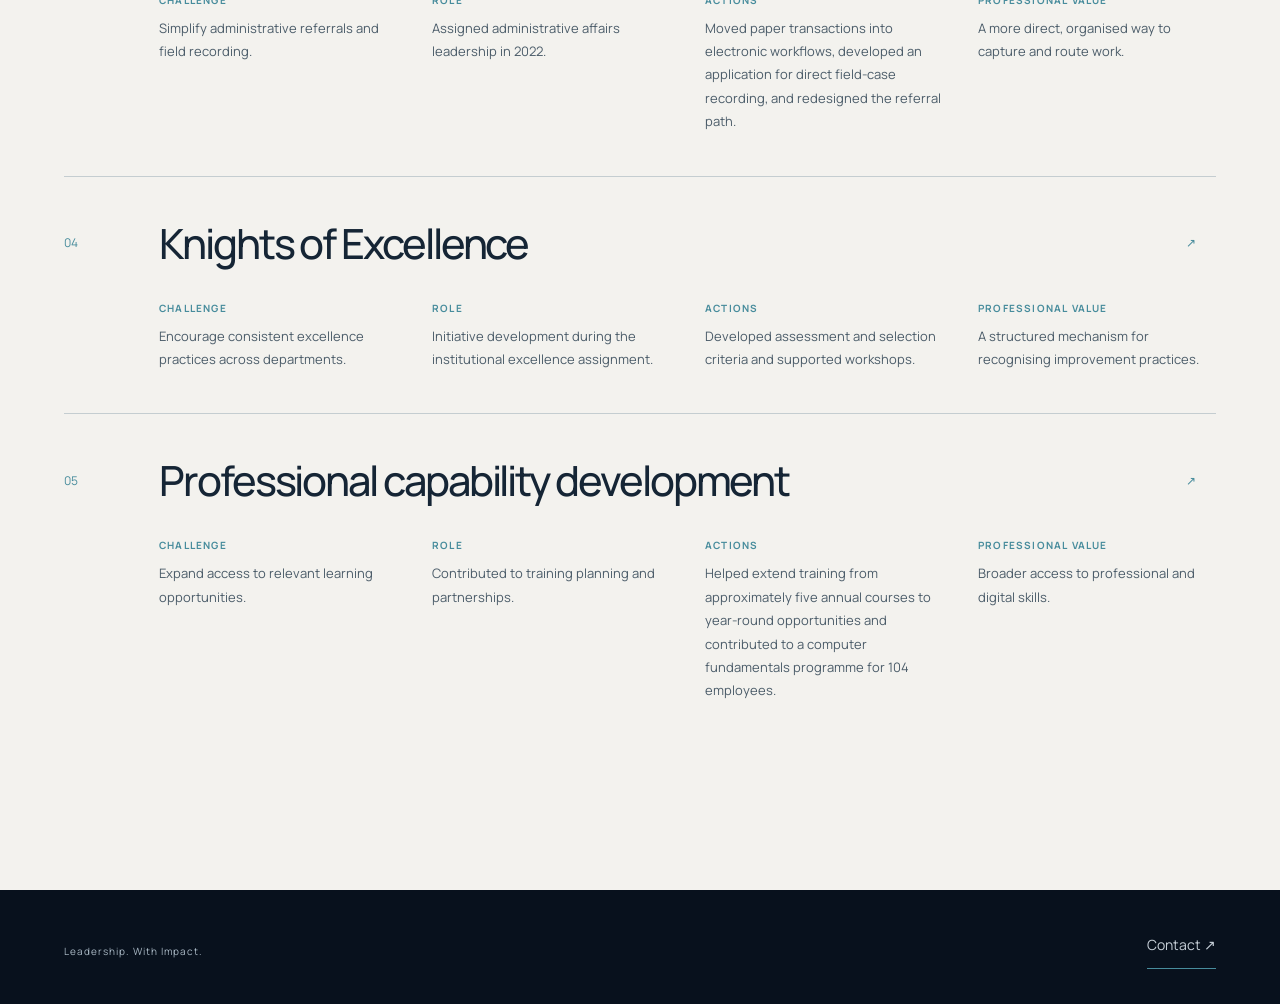
<file: en/impact/index.html>
<!doctype html><html lang="en" dir="ltr"><head><meta charset="UTF-8"/><meta name="viewport" content="width=device-width, initial-scale=1.0"/><title>خالد المظفر | Khaled Almuthaffar</title><meta name="description" content="Documented contributions across performance, operations, digital systems, and people."/><meta property="og:title" content="Selected initiatives"/><meta property="og:description" content="Documented contributions across performance, operations, digital systems, and people."/><meta property="og:image" content="/images/midnight-platinum-logo.png"/><link rel="alternate" hreflang="ar" href="/ar/impact/"/><link rel="alternate" hreflang="en" href="/en/impact/"/>  <script type="module" crossorigin src="/assets/portfolio-contact-v4.js"></script>
  <link rel="stylesheet" crossorigin href="/assets/portfolio-contact-v4.css">
<link rel="icon" href="/favicon.ico" sizes="any"/><link rel="icon" type="image/png" sizes="32x32" href="/favicon-32x32.png"/><link rel="apple-touch-icon" sizes="180x180" href="/apple-touch-icon.png"/><meta name="theme-color" content="#091522"/></head><body><div id="root"></div></body></html>
</file>
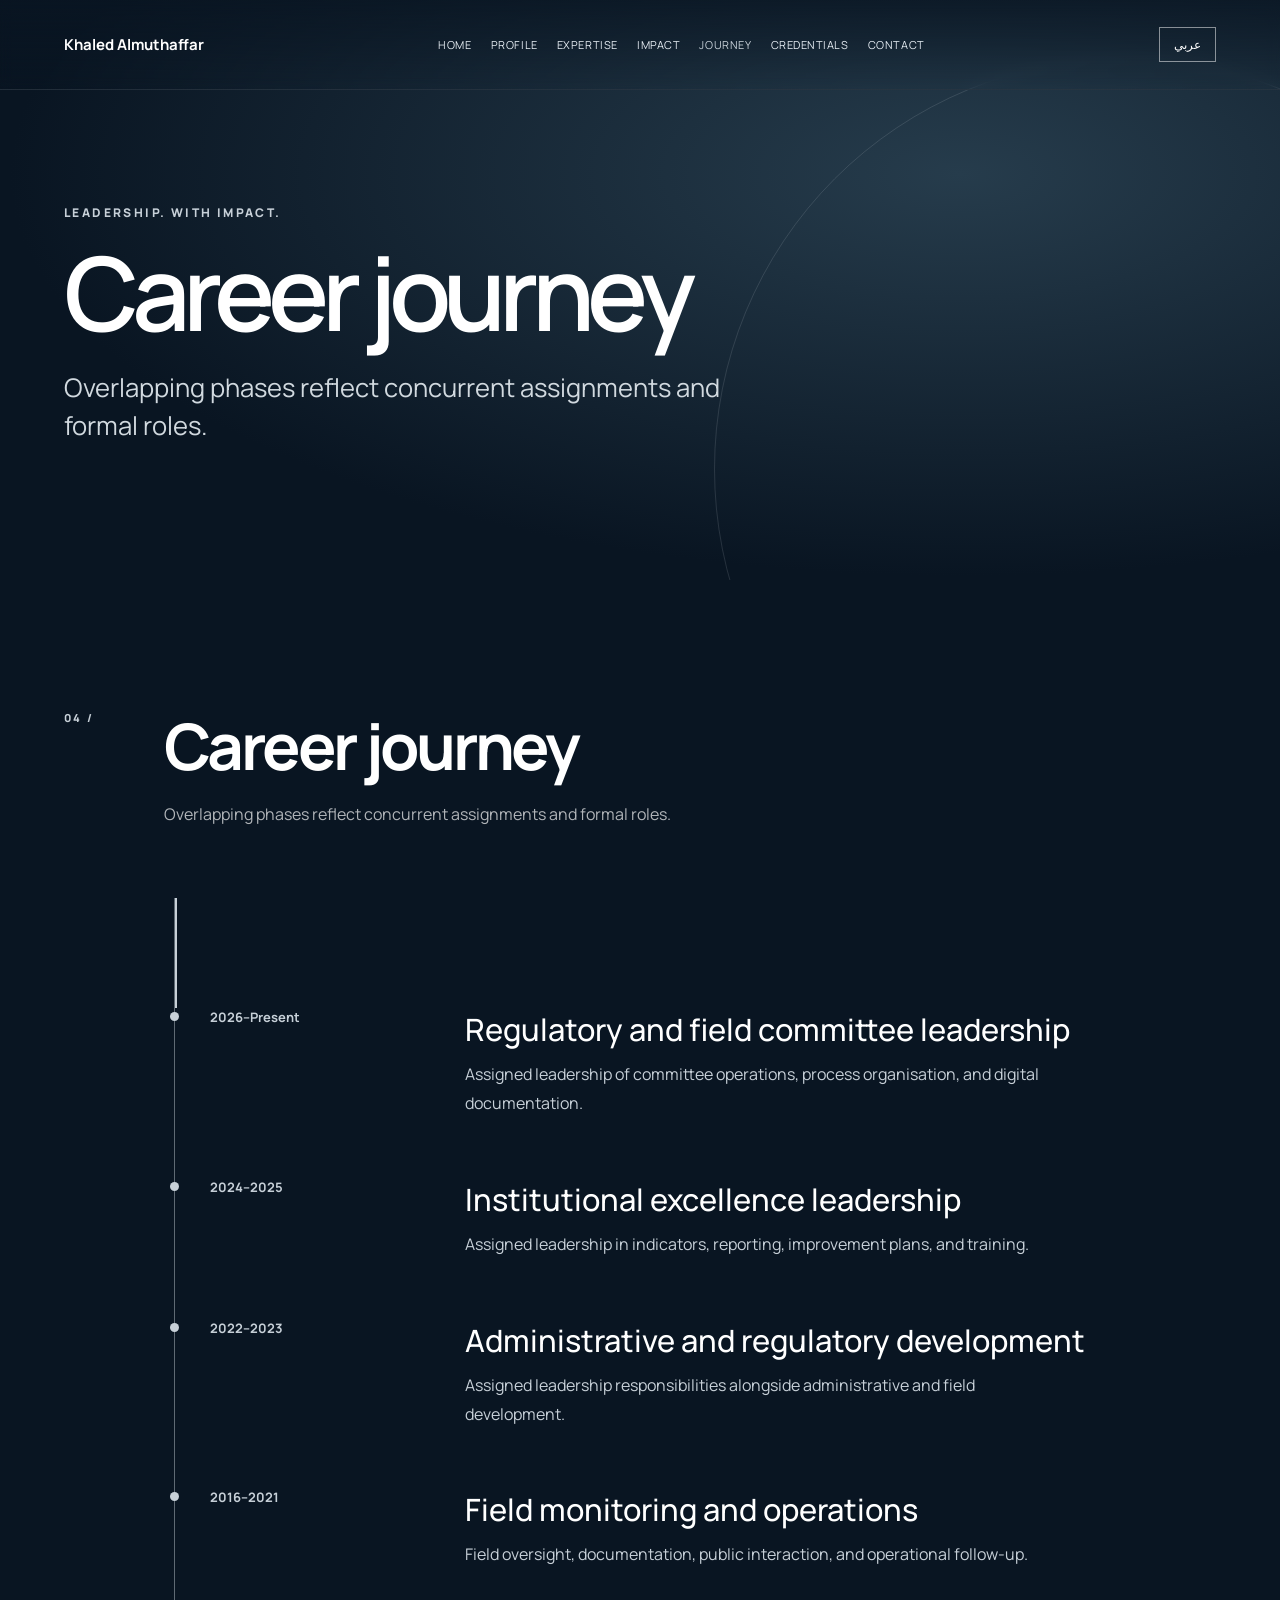
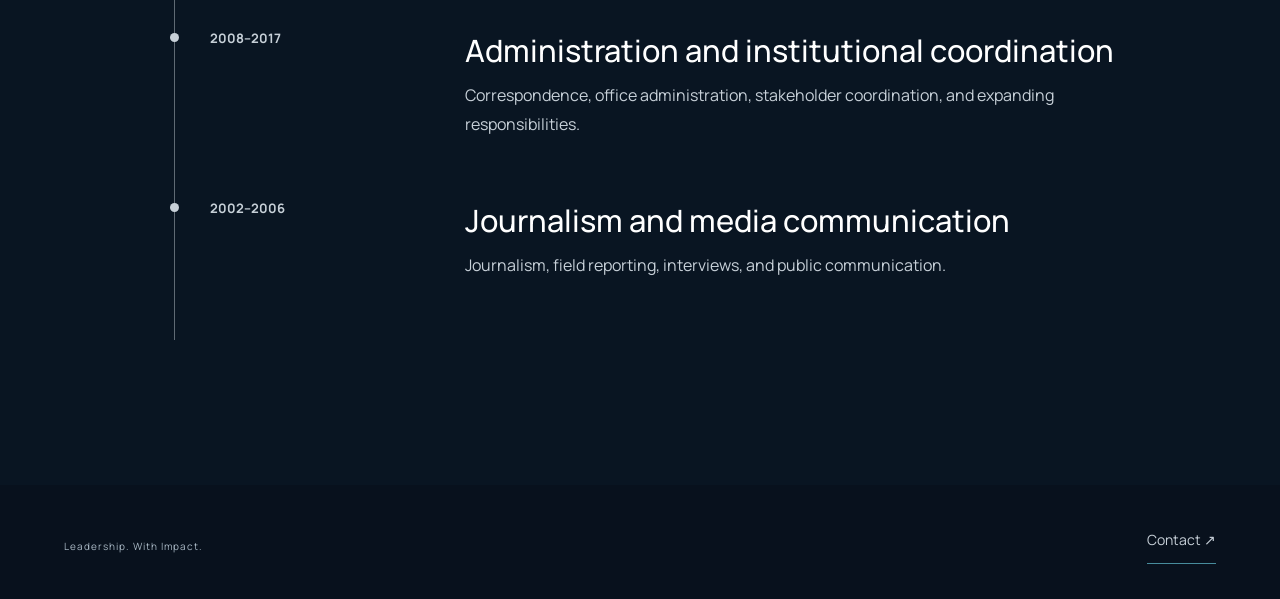
<file: en/journey/index.html>
<!doctype html><html lang="en" dir="ltr"><head><meta charset="UTF-8"/><meta name="viewport" content="width=device-width, initial-scale=1.0"/><title>خالد المظفر | Khaled Almuthaffar</title><meta name="description" content="Overlapping phases reflect concurrent assignments and formal roles."/><meta property="og:title" content="Career journey"/><meta property="og:description" content="Overlapping phases reflect concurrent assignments and formal roles."/><meta property="og:image" content="/images/midnight-platinum-logo.png"/><link rel="alternate" hreflang="ar" href="/ar/journey/"/><link rel="alternate" hreflang="en" href="/en/journey/"/>  <script type="module" crossorigin src="/assets/portfolio-contact-v4.js"></script>
  <link rel="stylesheet" crossorigin href="/assets/portfolio-contact-v4.css">
<link rel="icon" href="/favicon.ico" sizes="any"/><link rel="icon" type="image/png" sizes="32x32" href="/favicon-32x32.png"/><link rel="apple-touch-icon" sizes="180x180" href="/apple-touch-icon.png"/><meta name="theme-color" content="#091522"/></head><body><div id="root"></div></body></html>
</file>
<file: assets/portfolio-contact-v4.css>
/* manrope-cyrillic-ext-400-normal */
@font-face {
  font-family: 'Manrope';
  font-style: normal;
  font-display: swap;
  font-weight: 400;
  src: url(/fonts/manrope-cyrillic-ext-400-normal.woff2) format('woff2'), url(/fonts/manrope-cyrillic-ext-400-normal.woff) format('woff');
  unicode-range: U+0460-052F,U+1C80-1C8A,U+20B4,U+2DE0-2DFF,U+A640-A69F,U+FE2E-FE2F;
}

/* manrope-cyrillic-400-normal */
@font-face {
  font-family: 'Manrope';
  font-style: normal;
  font-display: swap;
  font-weight: 400;
  src: url(/fonts/manrope-cyrillic-400-normal.woff2) format('woff2'), url(/fonts/manrope-cyrillic-400-normal.woff) format('woff');
  unicode-range: U+0301,U+0400-045F,U+0490-0491,U+04B0-04B1,U+2116;
}

/* manrope-greek-400-normal */
@font-face {
  font-family: 'Manrope';
  font-style: normal;
  font-display: swap;
  font-weight: 400;
  src: url(/fonts/manrope-greek-400-normal.woff2) format('woff2'), url(/fonts/manrope-greek-400-normal.woff) format('woff');
  unicode-range: U+0370-0377,U+037A-037F,U+0384-038A,U+038C,U+038E-03A1,U+03A3-03FF;
}

/* manrope-vietnamese-400-normal */
@font-face {
  font-family: 'Manrope';
  font-style: normal;
  font-display: swap;
  font-weight: 400;
  src: url(/fonts/manrope-vietnamese-400-normal.woff2) format('woff2'), url(/fonts/manrope-vietnamese-400-normal.woff) format('woff');
  unicode-range: U+0102-0103,U+0110-0111,U+0128-0129,U+0168-0169,U+01A0-01A1,U+01AF-01B0,U+0300-0301,U+0303-0304,U+0308-0309,U+0323,U+0329,U+1EA0-1EF9,U+20AB;
}

/* manrope-latin-ext-400-normal */
@font-face {
  font-family: 'Manrope';
  font-style: normal;
  font-display: swap;
  font-weight: 400;
  src: url(/fonts/manrope-latin-ext-400-normal.woff2) format('woff2'), url(/fonts/manrope-latin-ext-400-normal.woff) format('woff');
  unicode-range: U+0100-02BA,U+02BD-02C5,U+02C7-02CC,U+02CE-02D7,U+02DD-02FF,U+0304,U+0308,U+0329,U+1D00-1DBF,U+1E00-1E9F,U+1EF2-1EFF,U+2020,U+20A0-20AB,U+20AD-20C0,U+2113,U+2C60-2C7F,U+A720-A7FF;
}

/* manrope-latin-400-normal */
@font-face {
  font-family: 'Manrope';
  font-style: normal;
  font-display: swap;
  font-weight: 400;
  src: url(/fonts/manrope-latin-400-normal.woff2) format('woff2'), url(/fonts/manrope-latin-400-normal.woff) format('woff');
  unicode-range: U+0000-00FF,U+0131,U+0152-0153,U+02BB-02BC,U+02C6,U+02DA,U+02DC,U+0304,U+0308,U+0329,U+2000-206F,U+20AC,U+2122,U+2191,U+2193,U+2212,U+2215,U+FEFF,U+FFFD;
}
/* manrope-cyrillic-ext-500-normal */
@font-face {
  font-family: 'Manrope';
  font-style: normal;
  font-display: swap;
  font-weight: 500;
  src: url(/fonts/manrope-cyrillic-ext-500-normal.woff2) format('woff2'), url(/fonts/manrope-cyrillic-ext-500-normal.woff) format('woff');
  unicode-range: U+0460-052F,U+1C80-1C8A,U+20B4,U+2DE0-2DFF,U+A640-A69F,U+FE2E-FE2F;
}

/* manrope-cyrillic-500-normal */
@font-face {
  font-family: 'Manrope';
  font-style: normal;
  font-display: swap;
  font-weight: 500;
  src: url(/fonts/manrope-cyrillic-500-normal.woff2) format('woff2'), url(/fonts/manrope-cyrillic-500-normal.woff) format('woff');
  unicode-range: U+0301,U+0400-045F,U+0490-0491,U+04B0-04B1,U+2116;
}

/* manrope-greek-500-normal */
@font-face {
  font-family: 'Manrope';
  font-style: normal;
  font-display: swap;
  font-weight: 500;
  src: url(/fonts/manrope-greek-500-normal.woff2) format('woff2'), url(/fonts/manrope-greek-500-normal.woff) format('woff');
  unicode-range: U+0370-0377,U+037A-037F,U+0384-038A,U+038C,U+038E-03A1,U+03A3-03FF;
}

/* manrope-vietnamese-500-normal */
@font-face {
  font-family: 'Manrope';
  font-style: normal;
  font-display: swap;
  font-weight: 500;
  src: url(/fonts/manrope-vietnamese-500-normal.woff2) format('woff2'), url(/fonts/manrope-vietnamese-500-normal.woff) format('woff');
  unicode-range: U+0102-0103,U+0110-0111,U+0128-0129,U+0168-0169,U+01A0-01A1,U+01AF-01B0,U+0300-0301,U+0303-0304,U+0308-0309,U+0323,U+0329,U+1EA0-1EF9,U+20AB;
}

/* manrope-latin-ext-500-normal */
@font-face {
  font-family: 'Manrope';
  font-style: normal;
  font-display: swap;
  font-weight: 500;
  src: url(/fonts/manrope-latin-ext-500-normal.woff2) format('woff2'), url(/fonts/manrope-latin-ext-500-normal.woff) format('woff');
  unicode-range: U+0100-02BA,U+02BD-02C5,U+02C7-02CC,U+02CE-02D7,U+02DD-02FF,U+0304,U+0308,U+0329,U+1D00-1DBF,U+1E00-1E9F,U+1EF2-1EFF,U+2020,U+20A0-20AB,U+20AD-20C0,U+2113,U+2C60-2C7F,U+A720-A7FF;
}

/* manrope-latin-500-normal */
@font-face {
  font-family: 'Manrope';
  font-style: normal;
  font-display: swap;
  font-weight: 500;
  src: url(/fonts/manrope-latin-500-normal.woff2) format('woff2'), url(/fonts/manrope-latin-500-normal.woff) format('woff');
  unicode-range: U+0000-00FF,U+0131,U+0152-0153,U+02BB-02BC,U+02C6,U+02DA,U+02DC,U+0304,U+0308,U+0329,U+2000-206F,U+20AC,U+2122,U+2191,U+2193,U+2212,U+2215,U+FEFF,U+FFFD;
}
/* manrope-cyrillic-ext-600-normal */
@font-face {
  font-family: 'Manrope';
  font-style: normal;
  font-display: swap;
  font-weight: 600;
  src: url(/fonts/manrope-cyrillic-ext-600-normal.woff2) format('woff2'), url(/fonts/manrope-cyrillic-ext-600-normal.woff) format('woff');
  unicode-range: U+0460-052F,U+1C80-1C8A,U+20B4,U+2DE0-2DFF,U+A640-A69F,U+FE2E-FE2F;
}

/* manrope-cyrillic-600-normal */
@font-face {
  font-family: 'Manrope';
  font-style: normal;
  font-display: swap;
  font-weight: 600;
  src: url(/fonts/manrope-cyrillic-600-normal.woff2) format('woff2'), url(/fonts/manrope-cyrillic-600-normal.woff) format('woff');
  unicode-range: U+0301,U+0400-045F,U+0490-0491,U+04B0-04B1,U+2116;
}

/* manrope-greek-600-normal */
@font-face {
  font-family: 'Manrope';
  font-style: normal;
  font-display: swap;
  font-weight: 600;
  src: url(/fonts/manrope-greek-600-normal.woff2) format('woff2'), url(/fonts/manrope-greek-600-normal.woff) format('woff');
  unicode-range: U+0370-0377,U+037A-037F,U+0384-038A,U+038C,U+038E-03A1,U+03A3-03FF;
}

/* manrope-vietnamese-600-normal */
@font-face {
  font-family: 'Manrope';
  font-style: normal;
  font-display: swap;
  font-weight: 600;
  src: url(/fonts/manrope-vietnamese-600-normal.woff2) format('woff2'), url(/fonts/manrope-vietnamese-600-normal.woff) format('woff');
  unicode-range: U+0102-0103,U+0110-0111,U+0128-0129,U+0168-0169,U+01A0-01A1,U+01AF-01B0,U+0300-0301,U+0303-0304,U+0308-0309,U+0323,U+0329,U+1EA0-1EF9,U+20AB;
}

/* manrope-latin-ext-600-normal */
@font-face {
  font-family: 'Manrope';
  font-style: normal;
  font-display: swap;
  font-weight: 600;
  src: url(/fonts/manrope-latin-ext-600-normal.woff2) format('woff2'), url(/fonts/manrope-latin-ext-600-normal.woff) format('woff');
  unicode-range: U+0100-02BA,U+02BD-02C5,U+02C7-02CC,U+02CE-02D7,U+02DD-02FF,U+0304,U+0308,U+0329,U+1D00-1DBF,U+1E00-1E9F,U+1EF2-1EFF,U+2020,U+20A0-20AB,U+20AD-20C0,U+2113,U+2C60-2C7F,U+A720-A7FF;
}

/* manrope-latin-600-normal */
@font-face {
  font-family: 'Manrope';
  font-style: normal;
  font-display: swap;
  font-weight: 600;
  src: url(/fonts/manrope-latin-600-normal.woff2) format('woff2'), url(/fonts/manrope-latin-600-normal.woff) format('woff');
  unicode-range: U+0000-00FF,U+0131,U+0152-0153,U+02BB-02BC,U+02C6,U+02DA,U+02DC,U+0304,U+0308,U+0329,U+2000-206F,U+20AC,U+2122,U+2191,U+2193,U+2212,U+2215,U+FEFF,U+FFFD;
}
/* manrope-cyrillic-ext-700-normal */
@font-face {
  font-family: 'Manrope';
  font-style: normal;
  font-display: swap;
  font-weight: 700;
  src: url(/fonts/manrope-cyrillic-ext-700-normal.woff2) format('woff2'), url(/fonts/manrope-cyrillic-ext-700-normal.woff) format('woff');
  unicode-range: U+0460-052F,U+1C80-1C8A,U+20B4,U+2DE0-2DFF,U+A640-A69F,U+FE2E-FE2F;
}

/* manrope-cyrillic-700-normal */
@font-face {
  font-family: 'Manrope';
  font-style: normal;
  font-display: swap;
  font-weight: 700;
  src: url(/fonts/manrope-cyrillic-700-normal.woff2) format('woff2'), url(/fonts/manrope-cyrillic-700-normal.woff) format('woff');
  unicode-range: U+0301,U+0400-045F,U+0490-0491,U+04B0-04B1,U+2116;
}

/* manrope-greek-700-normal */
@font-face {
  font-family: 'Manrope';
  font-style: normal;
  font-display: swap;
  font-weight: 700;
  src: url(/fonts/manrope-greek-700-normal.woff2) format('woff2'), url(/fonts/manrope-greek-700-normal.woff) format('woff');
  unicode-range: U+0370-0377,U+037A-037F,U+0384-038A,U+038C,U+038E-03A1,U+03A3-03FF;
}

/* manrope-vietnamese-700-normal */
@font-face {
  font-family: 'Manrope';
  font-style: normal;
  font-display: swap;
  font-weight: 700;
  src: url(/fonts/manrope-vietnamese-700-normal.woff2) format('woff2'), url(/fonts/manrope-vietnamese-700-normal.woff) format('woff');
  unicode-range: U+0102-0103,U+0110-0111,U+0128-0129,U+0168-0169,U+01A0-01A1,U+01AF-01B0,U+0300-0301,U+0303-0304,U+0308-0309,U+0323,U+0329,U+1EA0-1EF9,U+20AB;
}

/* manrope-latin-ext-700-normal */
@font-face {
  font-family: 'Manrope';
  font-style: normal;
  font-display: swap;
  font-weight: 700;
  src: url(/fonts/manrope-latin-ext-700-normal.woff2) format('woff2'), url(/fonts/manrope-latin-ext-700-normal.woff) format('woff');
  unicode-range: U+0100-02BA,U+02BD-02C5,U+02C7-02CC,U+02CE-02D7,U+02DD-02FF,U+0304,U+0308,U+0329,U+1D00-1DBF,U+1E00-1E9F,U+1EF2-1EFF,U+2020,U+20A0-20AB,U+20AD-20C0,U+2113,U+2C60-2C7F,U+A720-A7FF;
}

/* manrope-latin-700-normal */
@font-face {
  font-family: 'Manrope';
  font-style: normal;
  font-display: swap;
  font-weight: 700;
  src: url(/fonts/manrope-latin-700-normal.woff2) format('woff2'), url(/fonts/manrope-latin-700-normal.woff) format('woff');
  unicode-range: U+0000-00FF,U+0131,U+0152-0153,U+02BB-02BC,U+02C6,U+02DA,U+02DC,U+0304,U+0308,U+0329,U+2000-206F,U+20AC,U+2122,U+2191,U+2193,U+2212,U+2215,U+FEFF,U+FFFD;
}
/* manrope-cyrillic-ext-800-normal */
@font-face {
  font-family: 'Manrope';
  font-style: normal;
  font-display: swap;
  font-weight: 800;
  src: url(/fonts/manrope-cyrillic-ext-800-normal.woff2) format('woff2'), url(/fonts/manrope-cyrillic-ext-800-normal.woff) format('woff');
  unicode-range: U+0460-052F,U+1C80-1C8A,U+20B4,U+2DE0-2DFF,U+A640-A69F,U+FE2E-FE2F;
}

/* manrope-cyrillic-800-normal */
@font-face {
  font-family: 'Manrope';
  font-style: normal;
  font-display: swap;
  font-weight: 800;
  src: url(/fonts/manrope-cyrillic-800-normal.woff2) format('woff2'), url(/fonts/manrope-cyrillic-800-normal.woff) format('woff');
  unicode-range: U+0301,U+0400-045F,U+0490-0491,U+04B0-04B1,U+2116;
}

/* manrope-greek-800-normal */
@font-face {
  font-family: 'Manrope';
  font-style: normal;
  font-display: swap;
  font-weight: 800;
  src: url(/fonts/manrope-greek-800-normal.woff2) format('woff2'), url(/fonts/manrope-greek-800-normal.woff) format('woff');
  unicode-range: U+0370-0377,U+037A-037F,U+0384-038A,U+038C,U+038E-03A1,U+03A3-03FF;
}

/* manrope-vietnamese-800-normal */
@font-face {
  font-family: 'Manrope';
  font-style: normal;
  font-display: swap;
  font-weight: 800;
  src: url(/fonts/manrope-vietnamese-800-normal.woff2) format('woff2'), url(/fonts/manrope-vietnamese-800-normal.woff) format('woff');
  unicode-range: U+0102-0103,U+0110-0111,U+0128-0129,U+0168-0169,U+01A0-01A1,U+01AF-01B0,U+0300-0301,U+0303-0304,U+0308-0309,U+0323,U+0329,U+1EA0-1EF9,U+20AB;
}

/* manrope-latin-ext-800-normal */
@font-face {
  font-family: 'Manrope';
  font-style: normal;
  font-display: swap;
  font-weight: 800;
  src: url(/fonts/manrope-latin-ext-800-normal.woff2) format('woff2'), url(/fonts/manrope-latin-ext-800-normal.woff) format('woff');
  unicode-range: U+0100-02BA,U+02BD-02C5,U+02C7-02CC,U+02CE-02D7,U+02DD-02FF,U+0304,U+0308,U+0329,U+1D00-1DBF,U+1E00-1E9F,U+1EF2-1EFF,U+2020,U+20A0-20AB,U+20AD-20C0,U+2113,U+2C60-2C7F,U+A720-A7FF;
}

/* manrope-latin-800-normal */
@font-face {
  font-family: 'Manrope';
  font-style: normal;
  font-display: swap;
  font-weight: 800;
  src: url(/fonts/manrope-latin-800-normal.woff2) format('woff2'), url(/fonts/manrope-latin-800-normal.woff) format('woff');
  unicode-range: U+0000-00FF,U+0131,U+0152-0153,U+02BB-02BC,U+02C6,U+02DA,U+02DC,U+0304,U+0308,U+0329,U+2000-206F,U+20AC,U+2122,U+2191,U+2193,U+2212,U+2215,U+FEFF,U+FFFD;
}
/* ibm-plex-sans-arabic-arabic-400-normal */
@font-face {
  font-family: 'IBM Plex Sans Arabic';
  font-style: normal;
  font-display: swap;
  font-weight: 400;
  src: url(/fonts/ibm-plex-sans-arabic-arabic-400-normal.woff2) format('woff2'), url(/fonts/ibm-plex-sans-arabic-arabic-400-normal.woff) format('woff');
  unicode-range: U+0600-06FF,U+0750-077F,U+0870-088E,U+0890-0891,U+0897-08E1,U+08E3-08FF,U+200C-200E,U+2010-2011,U+204F,U+2E41,U+FB50-FDFF,U+FE70-FE74,U+FE76-FEFC,U+102E0-102FB,U+10E60-10E7E,U+10EC2-10EC4,U+10EFC-10EFF,U+1EE00-1EE03,U+1EE05-1EE1F,U+1EE21-1EE22,U+1EE24,U+1EE27,U+1EE29-1EE32,U+1EE34-1EE37,U+1EE39,U+1EE3B,U+1EE42,U+1EE47,U+1EE49,U+1EE4B,U+1EE4D-1EE4F,U+1EE51-1EE52,U+1EE54,U+1EE57,U+1EE59,U+1EE5B,U+1EE5D,U+1EE5F,U+1EE61-1EE62,U+1EE64,U+1EE67-1EE6A,U+1EE6C-1EE72,U+1EE74-1EE77,U+1EE79-1EE7C,U+1EE7E,U+1EE80-1EE89,U+1EE8B-1EE9B,U+1EEA1-1EEA3,U+1EEA5-1EEA9,U+1EEAB-1EEBB,U+1EEF0-1EEF1;
}

/* ibm-plex-sans-arabic-cyrillic-ext-400-normal */
@font-face {
  font-family: 'IBM Plex Sans Arabic';
  font-style: normal;
  font-display: swap;
  font-weight: 400;
  src: url(/fonts/ibm-plex-sans-arabic-cyrillic-ext-400-normal.woff2) format('woff2'), url(/fonts/ibm-plex-sans-arabic-cyrillic-ext-400-normal.woff) format('woff');
  unicode-range: U+0460-052F,U+1C80-1C8A,U+20B4,U+2DE0-2DFF,U+A640-A69F,U+FE2E-FE2F;
}

/* ibm-plex-sans-arabic-latin-ext-400-normal */
@font-face {
  font-family: 'IBM Plex Sans Arabic';
  font-style: normal;
  font-display: swap;
  font-weight: 400;
  src: url(/fonts/ibm-plex-sans-arabic-latin-ext-400-normal.woff2) format('woff2'), url(/fonts/ibm-plex-sans-arabic-latin-ext-400-normal.woff) format('woff');
  unicode-range: U+0100-02BA,U+02BD-02C5,U+02C7-02CC,U+02CE-02D7,U+02DD-02FF,U+0304,U+0308,U+0329,U+1D00-1DBF,U+1E00-1E9F,U+1EF2-1EFF,U+2020,U+20A0-20AB,U+20AD-20C0,U+2113,U+2C60-2C7F,U+A720-A7FF;
}

/* ibm-plex-sans-arabic-latin-400-normal */
@font-face {
  font-family: 'IBM Plex Sans Arabic';
  font-style: normal;
  font-display: swap;
  font-weight: 400;
  src: url(/fonts/ibm-plex-sans-arabic-latin-400-normal.woff2) format('woff2'), url(/fonts/ibm-plex-sans-arabic-latin-400-normal.woff) format('woff');
  unicode-range: U+0000-00FF,U+0131,U+0152-0153,U+02BB-02BC,U+02C6,U+02DA,U+02DC,U+0304,U+0308,U+0329,U+2000-206F,U+20AC,U+2122,U+2191,U+2193,U+2212,U+2215,U+FEFF,U+FFFD;
}
/* ibm-plex-sans-arabic-arabic-500-normal */
@font-face {
  font-family: 'IBM Plex Sans Arabic';
  font-style: normal;
  font-display: swap;
  font-weight: 500;
  src: url(/fonts/ibm-plex-sans-arabic-arabic-500-normal.woff2) format('woff2'), url(/fonts/ibm-plex-sans-arabic-arabic-500-normal.woff) format('woff');
  unicode-range: U+0600-06FF,U+0750-077F,U+0870-088E,U+0890-0891,U+0897-08E1,U+08E3-08FF,U+200C-200E,U+2010-2011,U+204F,U+2E41,U+FB50-FDFF,U+FE70-FE74,U+FE76-FEFC,U+102E0-102FB,U+10E60-10E7E,U+10EC2-10EC4,U+10EFC-10EFF,U+1EE00-1EE03,U+1EE05-1EE1F,U+1EE21-1EE22,U+1EE24,U+1EE27,U+1EE29-1EE32,U+1EE34-1EE37,U+1EE39,U+1EE3B,U+1EE42,U+1EE47,U+1EE49,U+1EE4B,U+1EE4D-1EE4F,U+1EE51-1EE52,U+1EE54,U+1EE57,U+1EE59,U+1EE5B,U+1EE5D,U+1EE5F,U+1EE61-1EE62,U+1EE64,U+1EE67-1EE6A,U+1EE6C-1EE72,U+1EE74-1EE77,U+1EE79-1EE7C,U+1EE7E,U+1EE80-1EE89,U+1EE8B-1EE9B,U+1EEA1-1EEA3,U+1EEA5-1EEA9,U+1EEAB-1EEBB,U+1EEF0-1EEF1;
}

/* ibm-plex-sans-arabic-cyrillic-ext-500-normal */
@font-face {
  font-family: 'IBM Plex Sans Arabic';
  font-style: normal;
  font-display: swap;
  font-weight: 500;
  src: url(/fonts/ibm-plex-sans-arabic-cyrillic-ext-500-normal.woff2) format('woff2'), url(/fonts/ibm-plex-sans-arabic-cyrillic-ext-500-normal.woff) format('woff');
  unicode-range: U+0460-052F,U+1C80-1C8A,U+20B4,U+2DE0-2DFF,U+A640-A69F,U+FE2E-FE2F;
}

/* ibm-plex-sans-arabic-latin-ext-500-normal */
@font-face {
  font-family: 'IBM Plex Sans Arabic';
  font-style: normal;
  font-display: swap;
  font-weight: 500;
  src: url(/fonts/ibm-plex-sans-arabic-latin-ext-500-normal.woff2) format('woff2'), url(/fonts/ibm-plex-sans-arabic-latin-ext-500-normal.woff) format('woff');
  unicode-range: U+0100-02BA,U+02BD-02C5,U+02C7-02CC,U+02CE-02D7,U+02DD-02FF,U+0304,U+0308,U+0329,U+1D00-1DBF,U+1E00-1E9F,U+1EF2-1EFF,U+2020,U+20A0-20AB,U+20AD-20C0,U+2113,U+2C60-2C7F,U+A720-A7FF;
}

/* ibm-plex-sans-arabic-latin-500-normal */
@font-face {
  font-family: 'IBM Plex Sans Arabic';
  font-style: normal;
  font-display: swap;
  font-weight: 500;
  src: url(/fonts/ibm-plex-sans-arabic-latin-500-normal.woff2) format('woff2'), url(/fonts/ibm-plex-sans-arabic-latin-500-normal.woff) format('woff');
  unicode-range: U+0000-00FF,U+0131,U+0152-0153,U+02BB-02BC,U+02C6,U+02DA,U+02DC,U+0304,U+0308,U+0329,U+2000-206F,U+20AC,U+2122,U+2191,U+2193,U+2212,U+2215,U+FEFF,U+FFFD;
}
/* ibm-plex-sans-arabic-arabic-600-normal */
@font-face {
  font-family: 'IBM Plex Sans Arabic';
  font-style: normal;
  font-display: swap;
  font-weight: 600;
  src: url(/fonts/ibm-plex-sans-arabic-arabic-600-normal.woff2) format('woff2'), url(/fonts/ibm-plex-sans-arabic-arabic-600-normal.woff) format('woff');
  unicode-range: U+0600-06FF,U+0750-077F,U+0870-088E,U+0890-0891,U+0897-08E1,U+08E3-08FF,U+200C-200E,U+2010-2011,U+204F,U+2E41,U+FB50-FDFF,U+FE70-FE74,U+FE76-FEFC,U+102E0-102FB,U+10E60-10E7E,U+10EC2-10EC4,U+10EFC-10EFF,U+1EE00-1EE03,U+1EE05-1EE1F,U+1EE21-1EE22,U+1EE24,U+1EE27,U+1EE29-1EE32,U+1EE34-1EE37,U+1EE39,U+1EE3B,U+1EE42,U+1EE47,U+1EE49,U+1EE4B,U+1EE4D-1EE4F,U+1EE51-1EE52,U+1EE54,U+1EE57,U+1EE59,U+1EE5B,U+1EE5D,U+1EE5F,U+1EE61-1EE62,U+1EE64,U+1EE67-1EE6A,U+1EE6C-1EE72,U+1EE74-1EE77,U+1EE79-1EE7C,U+1EE7E,U+1EE80-1EE89,U+1EE8B-1EE9B,U+1EEA1-1EEA3,U+1EEA5-1EEA9,U+1EEAB-1EEBB,U+1EEF0-1EEF1;
}

/* ibm-plex-sans-arabic-cyrillic-ext-600-normal */
@font-face {
  font-family: 'IBM Plex Sans Arabic';
  font-style: normal;
  font-display: swap;
  font-weight: 600;
  src: url(/fonts/ibm-plex-sans-arabic-cyrillic-ext-600-normal.woff2) format('woff2'), url(/fonts/ibm-plex-sans-arabic-cyrillic-ext-600-normal.woff) format('woff');
  unicode-range: U+0460-052F,U+1C80-1C8A,U+20B4,U+2DE0-2DFF,U+A640-A69F,U+FE2E-FE2F;
}

/* ibm-plex-sans-arabic-latin-ext-600-normal */
@font-face {
  font-family: 'IBM Plex Sans Arabic';
  font-style: normal;
  font-display: swap;
  font-weight: 600;
  src: url(/fonts/ibm-plex-sans-arabic-latin-ext-600-normal.woff2) format('woff2'), url(/fonts/ibm-plex-sans-arabic-latin-ext-600-normal.woff) format('woff');
  unicode-range: U+0100-02BA,U+02BD-02C5,U+02C7-02CC,U+02CE-02D7,U+02DD-02FF,U+0304,U+0308,U+0329,U+1D00-1DBF,U+1E00-1E9F,U+1EF2-1EFF,U+2020,U+20A0-20AB,U+20AD-20C0,U+2113,U+2C60-2C7F,U+A720-A7FF;
}

/* ibm-plex-sans-arabic-latin-600-normal */
@font-face {
  font-family: 'IBM Plex Sans Arabic';
  font-style: normal;
  font-display: swap;
  font-weight: 600;
  src: url(/fonts/ibm-plex-sans-arabic-latin-600-normal.woff2) format('woff2'), url(/fonts/ibm-plex-sans-arabic-latin-600-normal.woff) format('woff');
  unicode-range: U+0000-00FF,U+0131,U+0152-0153,U+02BB-02BC,U+02C6,U+02DA,U+02DC,U+0304,U+0308,U+0329,U+2000-206F,U+20AC,U+2122,U+2191,U+2193,U+2212,U+2215,U+FEFF,U+FFFD;
}
/* ibm-plex-sans-arabic-arabic-700-normal */
@font-face {
  font-family: 'IBM Plex Sans Arabic';
  font-style: normal;
  font-display: swap;
  font-weight: 700;
  src: url(/fonts/ibm-plex-sans-arabic-arabic-700-normal.woff2) format('woff2'), url(/fonts/ibm-plex-sans-arabic-arabic-700-normal.woff) format('woff');
  unicode-range: U+0600-06FF,U+0750-077F,U+0870-088E,U+0890-0891,U+0897-08E1,U+08E3-08FF,U+200C-200E,U+2010-2011,U+204F,U+2E41,U+FB50-FDFF,U+FE70-FE74,U+FE76-FEFC,U+102E0-102FB,U+10E60-10E7E,U+10EC2-10EC4,U+10EFC-10EFF,U+1EE00-1EE03,U+1EE05-1EE1F,U+1EE21-1EE22,U+1EE24,U+1EE27,U+1EE29-1EE32,U+1EE34-1EE37,U+1EE39,U+1EE3B,U+1EE42,U+1EE47,U+1EE49,U+1EE4B,U+1EE4D-1EE4F,U+1EE51-1EE52,U+1EE54,U+1EE57,U+1EE59,U+1EE5B,U+1EE5D,U+1EE5F,U+1EE61-1EE62,U+1EE64,U+1EE67-1EE6A,U+1EE6C-1EE72,U+1EE74-1EE77,U+1EE79-1EE7C,U+1EE7E,U+1EE80-1EE89,U+1EE8B-1EE9B,U+1EEA1-1EEA3,U+1EEA5-1EEA9,U+1EEAB-1EEBB,U+1EEF0-1EEF1;
}

/* ibm-plex-sans-arabic-cyrillic-ext-700-normal */
@font-face {
  font-family: 'IBM Plex Sans Arabic';
  font-style: normal;
  font-display: swap;
  font-weight: 700;
  src: url(/fonts/ibm-plex-sans-arabic-cyrillic-ext-700-normal.woff2) format('woff2'), url(/fonts/ibm-plex-sans-arabic-cyrillic-ext-700-normal.woff) format('woff');
  unicode-range: U+0460-052F,U+1C80-1C8A,U+20B4,U+2DE0-2DFF,U+A640-A69F,U+FE2E-FE2F;
}

/* ibm-plex-sans-arabic-latin-ext-700-normal */
@font-face {
  font-family: 'IBM Plex Sans Arabic';
  font-style: normal;
  font-display: swap;
  font-weight: 700;
  src: url(/fonts/ibm-plex-sans-arabic-latin-ext-700-normal.woff2) format('woff2'), url(/fonts/ibm-plex-sans-arabic-latin-ext-700-normal.woff) format('woff');
  unicode-range: U+0100-02BA,U+02BD-02C5,U+02C7-02CC,U+02CE-02D7,U+02DD-02FF,U+0304,U+0308,U+0329,U+1D00-1DBF,U+1E00-1E9F,U+1EF2-1EFF,U+2020,U+20A0-20AB,U+20AD-20C0,U+2113,U+2C60-2C7F,U+A720-A7FF;
}

/* ibm-plex-sans-arabic-latin-700-normal */
@font-face {
  font-family: 'IBM Plex Sans Arabic';
  font-style: normal;
  font-display: swap;
  font-weight: 700;
  src: url(/fonts/ibm-plex-sans-arabic-latin-700-normal.woff2) format('woff2'), url(/fonts/ibm-plex-sans-arabic-latin-700-normal.woff) format('woff');
  unicode-range: U+0000-00FF,U+0131,U+0152-0153,U+02BB-02BC,U+02C6,U+02DA,U+02DC,U+0304,U+0308,U+0329,U+2000-206F,U+20AC,U+2122,U+2191,U+2193,U+2212,U+2215,U+FEFF,U+FFFD;
}:root{--navy:#0c1524;--navy2:#182b40;--accent:#5cb9db;--light:#f3f1ec;--muted:#b8c4d2;--white:#fff;--ink:#162334;--line:rgba(255,255,255,.2)}*{box-sizing:border-box}html{scroll-behavior:smooth}body{margin:0;background:var(--navy);color:var(--white);font-family:Manrope,Arial,sans-serif}html[dir=rtl] body{font-family:IBM Plex Sans Arabic,Arial,sans-serif}a{color:inherit;text-decoration:none}button,input,textarea,select{font:inherit}button{cursor:pointer}a:focus-visible,button:focus-visible,input:focus-visible,textarea:focus-visible,select:focus-visible{outline:3px solid var(--accent);outline-offset:3px}.container{width:min(1440px,calc(100% - 10vw));margin:auto}.header{height:82px;position:absolute;z-index:20;top:0;left:0;right:0;display:flex;align-items:center;gap:32px;padding:0 5vw;border-bottom:1px solid rgba(255,255,255,.14)}.brand{display:flex;align-items:center;gap:13px;font-weight:700;white-space:nowrap;font-size:15px}.brand-mark{font-size:28px;letter-spacing:-.12em}.brand-mark span{color:var(--accent)}.header nav{display:flex;gap:clamp(12px,1.5vw,28px);align-items:center;margin-inline:auto}.header nav a{font-size:12px;color:#e6edf3;transition:color .2s}.header nav a:hover,.header nav a[aria-current=page]{color:var(--accent)}.language{border:1px solid rgba(255,255,255,.5);border-radius:100px;padding:8px 14px;font-size:12px}.hero{min-height:100svh;position:relative;display:flex;align-items:center;overflow:hidden;background:radial-gradient(circle at 70% 48%,#264258 0,#0c1524 52%)}.hero-grid{position:absolute;top:0;right:0;bottom:0;left:0;opacity:.28;background:linear-gradient(90deg,transparent 49.9%,rgba(92,185,219,.1) 50%,transparent 50.1%),repeating-linear-gradient(0deg,transparent 0 89px,rgba(255,255,255,.08) 90px)}.hero-image-wrap{position:absolute;top:82px;right:0;bottom:0;left:48%;overflow:hidden;-webkit-mask-image:linear-gradient(to bottom,black 76%,transparent 100%);mask-image:linear-gradient(to bottom,black 76%,transparent 100%);animation:imageIn 1.4s ease both}.hero-image{height:115%;width:100%;object-fit:contain;object-position:center bottom;filter:contrast(1.08) saturate(.78);transform:scale(1.03)}html[dir=rtl] .hero-image-wrap{top:82px;right:48%;bottom:0;left:0}.hero-content{position:relative;z-index:2;padding-top:100px;pointer-events:none}.hero-content>*{pointer-events:auto;animation:rise .8s ease both}.hero-content h1{font-size:clamp(72px,9vw,158px);line-height:1.02;letter-spacing:-.075em;max-width:900px;margin:18px 0 26px;font-weight:700}.hero-content .eyebrow{animation-delay:.1s}.hero-content h1{animation-delay:.2s}.hero-content p{animation-delay:.35s}.hero-content .buttons{animation-delay:.5s}.eyebrow{display:block;color:var(--accent);font-size:12px;letter-spacing:.2em;font-weight:800;text-transform:uppercase}html[dir=rtl] .eyebrow{letter-spacing:0;font-size:18px}.hero-tagline{font-size:clamp(19px,2.3vw,30px);max-width:610px;font-weight:600;margin:0 0 20px}.hero-intro{color:#dde6ed;line-height:1.8;max-width:520px;font-size:15px}.buttons{display:flex;flex-wrap:wrap;gap:12px;margin-top:34px}.button{display:inline-flex;align-items:center;justify-content:center;min-height:48px;padding:12px 22px;font-weight:700;font-size:12px;transition:transform .25s,background .25s}.button:hover{transform:translateY(-3px)}.button.primary{background:var(--accent);color:var(--navy)}.button.ghost{border:1px solid rgba(255,255,255,.55)}.hero-bottom{position:absolute;bottom:24px;left:5vw;right:5vw;display:flex;justify-content:space-between;color:var(--muted);font-size:11px;letter-spacing:.1em}.ticker{overflow:hidden;background:var(--accent);color:var(--navy);height:54px;display:flex;align-items:center}.ticker>div{display:flex;gap:32px;white-space:nowrap;animation:marquee 35s linear infinite;font-size:12px;font-weight:800;text-transform:uppercase}.ticker i{font-style:normal;margin-inline-start:32px}.section{padding:110px 0 125px}.section.light{background:var(--light);color:var(--ink)}.section.navy{background:var(--navy);color:var(--white)}.section-head{display:grid;grid-template-columns:110px 1fr;gap:20px;align-items:start;margin-bottom:55px}.section-num{color:var(--accent);font-size:12px;letter-spacing:.1em;font-weight:800}.light .section-num{color:#216684}.section-head h2,.about-grid h2{font-size:clamp(40px,5vw,82px);letter-spacing:-.06em;line-height:1.12;margin:0 0 18px;max-width:1000px}html[dir=rtl] .section-head h2,html[dir=rtl] .about-grid h2{letter-spacing:0}.section-head p{max-width:650px;line-height:1.8;color:inherit;opacity:.68;margin:0}.metrics{display:grid;grid-template-columns:repeat(3,1fr);border-top:1px solid #ccd1d2}.metric{min-height:220px;padding:35px;border-inline-end:1px solid #ccd1d2}.metric:first-child{padding-inline-start:0}.metric:last-child{border:0}.metric strong{display:block;font-size:clamp(50px,6vw,95px);line-height:1;color:var(--navy);letter-spacing:-.07em}.metric>span{display:block;max-width:260px;margin-top:20px;line-height:1.6;font-size:13px}.expertise-grid{display:grid;grid-template-columns:repeat(3,1fr);gap:1px;background:#ffffff26;border:1px solid rgba(255,255,255,.15)}.expertise-card{background:var(--navy);min-height:290px;padding:30px;position:relative;transition:background .3s}.expertise-card:hover{background:var(--navy2)}.card-index{color:var(--accent);font-size:12px}.expertise-card h3{font-size:clamp(23px,2vw,32px);letter-spacing:-.04em;line-height:1.2;max-width:250px;margin:47px 0 12px}.expertise-card p{color:var(--muted);line-height:1.65;font-size:13px;max-width:310px}.card-arrow{position:absolute;top:25px;inset-inline-end:30px;color:var(--accent)}.case{border-top:1px solid #c9d0d4;padding:28px 0}.case-heading{display:grid;grid-template-columns:80px 1fr 30px;align-items:center;gap:15px}.case-heading>span{font-size:12px;color:#43738a}.case-heading h3{font-size:clamp(23px,3vw,43px);letter-spacing:-.05em;margin:0}.case-detail{display:grid;grid-template-columns:repeat(4,1fr);gap:28px;padding:28px 0 0 95px}.case-detail p{font-size:13px;line-height:1.8;color:#4b5c69;margin:0}.case-detail b{display:block;text-transform:uppercase;color:var(--ink);font-size:10px;letter-spacing:.12em;margin-bottom:8px}.timeline{margin-inline-start:110px;border-inline-start:1px solid rgba(92,185,219,.5)}.timeline-item{display:grid;grid-template-columns:220px 1fr;gap:35px;padding:0 0 60px 35px;position:relative}.timeline-item:before{content:"";position:absolute;inset-inline-start:-5px;top:4px;width:9px;height:9px;background:var(--accent);border-radius:50%}.timeline-date{color:var(--accent);font-size:13px;font-weight:700}.timeline h3{font-size:clamp(24px,2.4vw,38px);margin:0 0 10px}.timeline p{color:var(--muted);line-height:1.8;max-width:600px;margin:0}.contact-section{background:var(--navy2);padding:120px 0}.contact-section h2{font-size:clamp(55px,7vw,110px);letter-spacing:-.06em;line-height:1.08;max-width:1050px;margin:25px 0}.contact-section p{color:var(--muted);max-width:650px;line-height:1.7}.interior-hero{background:radial-gradient(circle at 75% 50%,#21394f,var(--navy) 65%);padding:180px 0 100px;min-height:480px;display:flex;align-items:end}.interior-hero h1{font-size:clamp(60px,8vw,120px);letter-spacing:-.07em;line-height:1;margin:20px 0}.interior-hero p{font-size:clamp(18px,2vw,26px);color:var(--muted);max-width:720px;line-height:1.5}.about-grid{display:grid;grid-template-columns:43% 1fr;gap:9%;align-items:center}.about-image{width:100%;height:700px;object-fit:cover;object-position:center top;filter:saturate(.8)}.about-grid p{line-height:1.85;color:#4c5965;max-width:620px}.about-grid h3{margin-top:38px}.rule{height:1px;background:#ccd2d5;margin:40px 0}.simple-grid{display:grid;grid-template-columns:repeat(3,1fr);gap:14px}.simple-card{border:1px solid currentColor;opacity:.8;padding:25px;min-height:180px}.simple-card h3{font-size:21px;margin:0 0 14px}.simple-card p{font-size:13px;line-height:1.7}.wide-copy{font-size:22px;max-width:800px;line-height:1.7}footer{background:#08111d;display:flex;justify-content:space-between;gap:20px;padding:35px 5vw;color:var(--muted);font-size:12px}footer a{color:var(--accent)}.loading{padding:30px}.studio{display:grid;grid-template-columns:390px minmax(0,1fr);height:100vh;background:#101b2b;color:#fff}.studio-side{overflow:auto;padding:22px;border-inline-end:1px solid #394e62}.studio-side h1{font-size:18px;margin:0 0 20px}.studio-side h1 small{font-size:9px;color:var(--accent);margin-inline-start:8px}.studio-actions,.studio-item-top,.studio-toolbar{display:flex;gap:8px;align-items:center}.studio button,.studio select{border:1px solid #4c677b;background:#1a3045;color:#fff;padding:8px 10px}.studio button:hover,.studio button.active{background:#33516a}.studio button:disabled{opacity:.3}.studio .studio-save{background:var(--accent);color:var(--navy);font-weight:800}.studio-side>p{font-size:12px;color:var(--muted)}.studio-tabs{display:flex;gap:5px;flex-wrap:wrap;margin:18px 0}.studio-tabs button{font-size:11px}.studio-fields{padding-bottom:50px}.studio-field{display:block;margin:12px 0;font-size:12px}.studio-field span{display:block;margin-bottom:5px;color:var(--muted)}.studio-field input:not([type=checkbox]),.studio-field textarea{width:100%;background:#0c1827;border:1px solid #4a6074;color:#fff;padding:8px;border-radius:3px}.studio-field input[type=checkbox]{width:20px;height:20px}.studio-item{border-top:1px solid #4a6074;margin-top:18px;padding-top:15px}.studio-item-top strong{flex:1;font-size:12px}.studio-item-top button{padding:3px 8px}.studio-preview{overflow:auto;background:#bfc7ce}.studio-toolbar{position:sticky;top:0;background:#101b2b;z-index:50;padding:10px;justify-content:space-between;font-size:11px}.studio-toolbar a{color:var(--accent)}.preview-frame{background:#fff;margin:20px auto;overflow:auto;height:calc(100vh - 85px);box-shadow:0 20px 60px #25364744}.preview-frame.desktop{width:calc(100% - 40px)}.preview-frame.tablet{width:min(768px,calc(100% - 40px))}.preview-frame.mobile{width:min(390px,calc(100% - 40px))}.preview-frame .header{position:relative;background:var(--navy)}.preview-frame .hero{min-height:850px}.list-button{display:block;width:100%;margin:5px 0;text-align:start;overflow-wrap:anywhere}.studio pre{white-space:pre-wrap;font-size:10px}@keyframes rise{0%{opacity:0;transform:translateY(25px)}to{opacity:1;transform:none}}@keyframes imageIn{0%{opacity:0;transform:scale(1.08)}to{opacity:1;transform:scale(1)}}@keyframes marquee{to{transform:translate(-50%)}}@media(max-width:1100px){.header{gap:12px}.header nav{gap:10px}.header nav a{font-size:10px}.brand>span:last-child{display:none}.hero-content h1{font-size:clamp(65px,9vw,115px)}.case-detail{grid-template-columns:repeat(2,1fr)}}@media(max-width:700px){.container{width:calc(100% - 36px)}.header{height:auto;min-height:68px;padding:12px 18px;flex-wrap:wrap}.header nav{order:3;overflow:auto;width:100%;padding:7px 0;scrollbar-width:none}.header nav a{white-space:nowrap;font-size:11px}.brand>span:last-child{display:block;font-size:12px}.language{margin-inline-start:auto}.hero{min-height:850px;align-items:end}.hero-image-wrap,.hero-image-wrap:where(html[dir=rtl] *){top:100px!important;right:0!important;bottom:0!important;left:0!important;height:470px;-webkit-mask-image:linear-gradient(to bottom,black 60%,transparent);mask-image:linear-gradient(to bottom,black 60%,transparent)}.hero-image{width:100%;height:100%;object-position:center top}.hero-content{padding:0 0 85px}.hero-content h1{font-size:clamp(52px,13vw,88px);max-width:100%;margin:8px 0}.hero-tagline{font-size:18px}.hero-intro{font-size:13px;max-width:100%}.eyebrow{font-size:10px}.section{padding:70px 0}.section-head{grid-template-columns:1fr;gap:12px;margin-bottom:30px}.section-head h2{font-size:40px}.metrics,.expertise-grid,.simple-grid{grid-template-columns:1fr}.metric{min-height:140px;border:0;border-bottom:1px solid #ccd1d2;padding:22px 0}.metric strong{font-size:65px}.expertise-card{min-height:230px}.expertise-card h3{margin-top:32px}.case-heading{grid-template-columns:35px 1fr 20px}.case-heading h3{font-size:23px}.case-detail{padding:20px 0 0 50px;grid-template-columns:1fr;gap:12px}.timeline{margin-inline-start:5px}.timeline-item{grid-template-columns:1fr;gap:8px;padding-inline-start:22px}.contact-section h2{font-size:54px}.interior-hero{min-height:400px;padding:180px 0 60px}.interior-hero h1{font-size:56px}.about-grid{grid-template-columns:1fr;gap:35px}.about-image{height:500px}footer{flex-wrap:wrap}.studio{grid-template-columns:1fr;height:auto}.studio-side{height:48vh}.studio-preview{height:52vh}.preview-frame{height:calc(52vh - 80px)}.studio-toolbar{flex-wrap:wrap}}@media(prefers-reduced-motion:reduce){*,*:before,*:after{animation-duration:.01ms!important;transition-duration:.01ms!important;scroll-behavior:auto!important}}.preview-frame.mobile .container{width:calc(100% - 36px)}.preview-frame.mobile .header{height:auto;min-height:68px;padding:12px 18px;flex-wrap:wrap}.preview-frame.mobile .header nav{order:3;overflow:auto;width:100%;padding:7px 0}.preview-frame.mobile .header nav a{white-space:nowrap;font-size:11px}.preview-frame.mobile .brand>span:last-child{display:block;font-size:12px}.preview-frame.mobile .language{margin-inline-start:auto}.preview-frame.mobile .hero-image-wrap{top:100px!important;right:0!important;bottom:0!important;left:0!important;height:470px;-webkit-mask-image:linear-gradient(to bottom,black 60%,transparent);mask-image:linear-gradient(to bottom,black 60%,transparent)}.preview-frame.mobile .hero-image{width:100%;height:100%;object-position:center top}.preview-frame.mobile .hero-content{padding:0 0 85px}.preview-frame.mobile .hero-content h1{font-size:52px;max-width:100%;margin:8px 0}.preview-frame.mobile .hero-tagline{font-size:18px}.preview-frame.mobile .hero-intro{font-size:13px}.preview-frame.mobile .section{padding:70px 0}.preview-frame.mobile .section-head{grid-template-columns:1fr;gap:12px;margin-bottom:30px}.preview-frame.mobile .section-head h2{font-size:40px}.preview-frame.mobile .metrics,.preview-frame.mobile .expertise-grid,.preview-frame.mobile .simple-grid{grid-template-columns:1fr}.preview-frame.mobile .metric{min-height:140px;border:0;border-bottom:1px solid #ccd1d2;padding:22px 0}.preview-frame.mobile .case-detail{grid-template-columns:1fr;padding:20px 0 0 50px}.preview-frame.mobile .timeline{margin-inline-start:5px}.preview-frame.mobile .timeline-item{grid-template-columns:1fr;gap:8px;padding-inline-start:22px}.preview-frame.mobile .about-grid{grid-template-columns:1fr;gap:35px}.preview-frame.mobile .interior-hero h1{font-size:56px}:root{--navy:#091522;--navy2:#24374a;--accent:#c7d0d8;--light:#f3f2ee;--muted:#c7d0d8;--white:#fff;--ink:#152535;--petrol:#478c9c;--line:rgba(199,208,216,.26)}body{overflow-x:hidden}html[dir=rtl] .hero-content h1,html[dir=rtl] .interior-hero h1,html[dir=rtl] .section-head h2{letter-spacing:0}.header{height:90px;background:linear-gradient(180deg,rgba(9,21,34,.73),transparent);border-bottom:1px solid rgba(199,208,216,.13);-webkit-backdrop-filter:blur(6px);backdrop-filter:blur(6px)}.brand-mark span,.header nav a:hover,.header nav a[aria-current=page]{color:var(--accent)}.header nav a{font-size:11px;letter-spacing:.05em;text-transform:uppercase}.language{border-radius:0;min-width:53px;text-align:center}.language:hover{background:var(--accent);color:var(--navy)}.hero{min-height:900px;min-height:100svh;isolation:isolate;align-items:center;background:#091522;overflow:hidden}.hero-environment{position:absolute;top:0;right:0;bottom:0;left:0;z-index:-1;overflow:hidden;background:radial-gradient(ellipse at 72% 54%,#344c5f,#1a2d3d 28%,#091522 67%)}.hero-environment:after{content:"";position:absolute;top:0;right:0;bottom:0;left:0;opacity:.15;background-image:url("data:image/svg+xml,%3Csvg viewBox='0 0 180 180' xmlns='http://www.w3.org/2000/svg'%3E%3Cfilter id='n'%3E%3CfeTurbulence type='fractalNoise' baseFrequency='.65' numOctaves='3' stitchTiles='stitch'/%3E%3C/filter%3E%3Cpath fill='%23fff' filter='url(%23n)' opacity='.18' d='M0 0h180v180H0z'/%3E%3C/svg%3E")}.hero-environment:before{content:"";position:absolute;top:0;right:0;bottom:0;left:0;background:linear-gradient(90deg,rgba(9,21,34,.2) 0,transparent 58%),repeating-linear-gradient(90deg,transparent 0 calc(20% - 1px),rgba(199,208,216,.06) 20%);opacity:.7}.hero-environment .hero-orbit{position:absolute;border:1px solid rgba(199,208,216,.16);border-radius:50%;transform:rotate(-28deg)}.orbit-one{width:850px;height:850px;inset:20% auto auto 49%}.orbit-two{width:560px;height:560px;inset:37% auto auto 60%}.hero-beam{position:absolute;width:550px;height:1200px;inset:-10% auto auto 56%;transform:rotate(20deg);background:linear-gradient(90deg,transparent,rgba(223,234,241,.12),transparent);filter:blur(20px);animation:beamIn 2s ease both}.hero-data{position:absolute;inset:auto 5vw 90px auto;display:flex;gap:20px;writing-mode:vertical-rl;font-size:9px;letter-spacing:.22em;color:#ffffff5e}.hero-portrait{position:absolute;top:70px;right:0;bottom:0;left:51%;z-index:0;overflow:hidden;-webkit-mask-image:linear-gradient(to bottom,black 77%,transparent 100%);mask-image:linear-gradient(to bottom,black 77%,transparent 100%);animation:portraitReveal 1.35s cubic-bezier(.2,.65,.2,1) both}.portrait-halo{position:absolute;width:65%;height:82%;top:7%;left:19%;border-radius:50%;background:radial-gradient(ellipse,rgba(198,215,222,.22),rgba(71,140,156,.09) 44%,transparent 68%);filter:blur(20px)}.hero-cutout{position:absolute;bottom:-5%;left:50%;height:110%;width:auto;max-width:none;transform:translate(-50%);filter:drop-shadow(-23px 8px 36px rgba(0,0,0,.54)) drop-shadow(3px 0 1px rgba(205,222,231,.37));object-fit:contain}.hero-en .hero-portrait{top:70px;right:49%;bottom:0;left:0}.hero-en .hero-environment{transform:scaleX(-1)}.hero-en .hero-data{inset:auto auto 90px 5vw}.hero-content{z-index:3;padding-top:72px}.hero-copy{width:min(49%,680px);position:relative}.hero-en .hero-copy{margin-inline-start:auto}.hero-content h1{font-size:clamp(68px,7.2vw,124px);line-height:.99;letter-spacing:-.075em;font-weight:700;margin:24px 0 28px;text-wrap:balance;max-width:660px}.hero-en .hero-content h1{font-size:clamp(64px,6.8vw,112px)}.hero-content .eyebrow{font-size:14px;color:#e6e9eb;letter-spacing:.13em;font-weight:700}.hero-ar .hero-content .eyebrow{font-size:21px;letter-spacing:0}.hero-rule{width:82px;height:1px;background:var(--accent);margin-bottom:24px}.hero-tagline{font-size:clamp(20px,2vw,29px);line-height:1.45;max-width:570px;margin-bottom:16px}.hero-intro{color:#c5d0d7;line-height:1.85;max-width:510px;font-size:14px}.hero-content .buttons{margin-top:34px}.button{min-height:52px;padding:13px 23px;font-size:12px;gap:20px;letter-spacing:.025em}.button.primary{background:var(--light);color:var(--navy)}.button.primary:hover{background:#d4e1e4}.button.ghost{border-color:#c7d0d88c}.button.ghost:hover{background:#c7d0d81f}.hero-bottom{bottom:25px;font-size:10px;letter-spacing:.18em}.ticker{background:#d4d9dc;height:48px}.ticker>div{font-size:10px;letter-spacing:.15em}.ticker i{font-size:9px;color:var(--petrol)}.section{padding:130px 0 145px}.section-head{grid-template-columns:80px 1fr;margin-bottom:70px}.section-head h2{font-size:clamp(44px,5vw,76px);line-height:1.12;letter-spacing:-.055em}.section-head p{font-size:16px;max-width:680px}.section-num,.light .section-num{color:var(--petrol);font-size:11px;letter-spacing:.22em}.navy .section-num,.contact-section .section-num{color:var(--accent)}.metrics{border-top:1px solid #c6cccf}.metric{padding:40px 36px;min-height:255px}.metric strong{font-weight:500;letter-spacing:-.085em}.metric>span{font-size:14px;color:#465867}.expertise-grid{background:transparent;border:0;gap:0;grid-template-columns:repeat(2,1fr)}.expertise-card{background:transparent;border-top:1px solid var(--line);padding:28px 36px 44px 0;min-height:245px}.expertise-card:nth-child(2n){padding-inline-start:40px;border-inline-start:1px solid var(--line)}.expertise-card:hover{background:linear-gradient(120deg,rgba(199,208,216,.07),transparent)}.expertise-card h3{margin:28px 0 15px;max-width:none;font-size:clamp(28px,2.5vw,39px);font-weight:500}.expertise-card p{font-size:14px;max-width:390px}.card-index,.card-arrow{color:var(--accent)}.case{padding:38px 0 42px;border-color:#c4cdd0}.case-heading{grid-template-columns:80px 1fr 30px}.case-heading>span{color:var(--petrol)}.case-heading h3{font-size:clamp(28px,3.25vw,48px);font-weight:500}.case-detail{grid-template-columns:repeat(4,1fr);gap:35px}.case-detail b{color:var(--petrol)}.case-detail p{font-size:13px}.timeline{border-color:#c7d0d873;position:relative}.timeline:before{content:"";position:sticky;display:block;top:100px;width:2px;height:110px;background:var(--accent);inset-inline-start:-1px;z-index:2}.timeline-item:before{background:var(--accent)}.timeline-date{color:var(--accent)}.timeline h3{font-weight:500}.interior-hero{background:radial-gradient(ellipse at 75% 30%,#263c4c,#091522 70%);min-height:580px;padding:195px 0 100px;position:relative;overflow:hidden}.interior-hero:before{content:"";position:absolute;width:820px;height:820px;border:1px solid rgba(199,208,216,.15);border-radius:50%;inset:10% -20% auto auto}.interior-hero h1{font-size:clamp(65px,8vw,118px);font-weight:600}.interior-hero p{color:#d1d9df}.about-grid{grid-template-columns:47% 1fr;gap:7%}.about-art{height:750px;position:relative;overflow:hidden;background:radial-gradient(ellipse at 52% 37%,#425867,#152638 65%,#091522);display:flex;align-items:end;justify-content:center}.about-art:before{content:"";position:absolute;top:6%;right:10%;bottom:6%;left:10%;border:1px solid rgba(199,208,216,.22);border-radius:50%;transform:scaleX(.8)}.about-image{width:auto;height:96%;object-fit:contain;object-position:center bottom;position:relative;filter:drop-shadow(-18px 10px 25px rgba(0,0,0,.4))}.about-art-caption{position:absolute;bottom:18px;inset-inline-start:25px;color:#e2e9ee;font-size:10px;letter-spacing:.14em}.about-grid h2{font-size:clamp(38px,4.2vw,65px);font-weight:600}.about-grid p{font-size:15px}.text-link{display:inline-block;margin-top:30px;color:#216478;border-bottom:1px solid currentColor;padding-bottom:8px}.simple-grid{gap:0;border-top:1px solid var(--line)}.simple-card{border:0;border-bottom:1px solid var(--line);min-height:200px;padding:33px 28px 33px 0}.simple-card h3{font-weight:600}.contact-section{background:radial-gradient(ellipse at 80% 20%,#304a5b,#172b3b 55%,#091522);padding:145px 0}.contact-section h2{font-weight:500;font-size:clamp(60px,7vw,105px)}.contact-section p{font-size:17px}.footer-name{color:#fff;font-weight:700;font-size:17px}.footer-name small{display:block;color:#a9b8c4;font-size:10px;font-weight:400;letter-spacing:.1em;margin-top:8px}.footer-links{display:flex;gap:28px;align-items:start}.footer-links a{color:#d1d8dc}.footer-links a:hover{color:#fff}.mobile-whatsapp{display:none}.studio{background:#091522}.studio-side,.studio-toolbar{background:#102335}.studio .studio-save{background:#d4d9dc}.studio button.active{background:#478c9c}.studio-preview{background:#aab7c1}@keyframes beamIn{0%{opacity:0;transform:rotate(20deg) translate(80px)}to{opacity:1;transform:rotate(20deg) translate(0)}}@keyframes portraitReveal{0%{opacity:0;clip-path:inset(0 0 100% 0);transform:scale(1.035)}to{opacity:1;clip-path:inset(0);transform:scale(1)}}@media(max-width:950px){.hero-copy{width:55%}.hero-cutout{height:100%}.hero-content h1,.hero-en .hero-content h1{font-size:clamp(56px,7vw,80px)}.header nav{gap:9px}}@media(max-width:700px){.header{min-height:70px;height:auto;background:#091522d1}.hero{min-height:850px;align-items:end}.hero-environment{background:radial-gradient(ellipse at 50% 30%,#31475a,#091522 65%)}.hero-portrait,.hero-en .hero-portrait{inset:110px 0 auto 0;height:520px;-webkit-mask-image:linear-gradient(to bottom,black 68%,transparent 100%);mask-image:linear-gradient(to bottom,black 68%,transparent 100%)}.hero-cutout{height:115%;bottom:-9%;left:50%}.hero-content{padding:0 0 96px}.hero-copy,.hero-en .hero-copy{width:100%;max-width:580px;margin:0}.hero-content h1,.hero-en .hero-content h1{font-size:clamp(51px,12vw,76px);margin:10px 0 12px;line-height:1.1}.hero-copy{padding-top:420px}.hero-content .eyebrow,.hero-ar .hero-content .eyebrow{font-size:14px}.hero-rule{margin:0 0 12px}.hero-tagline{font-size:17px;margin-bottom:10px}.hero-intro{font-size:12px;line-height:1.55}.hero-content .buttons{margin-top:19px}.hero-content .button{min-height:44px;padding:10px 13px;font-size:11px}.hero-bottom{bottom:18px}.hero-data{display:none}.section{padding:80px 0}.section-head{margin-bottom:40px}.metrics,.expertise-grid,.simple-grid{grid-template-columns:1fr}.expertise-card:nth-child(2n){padding-inline-start:0;border-inline-start:0}.expertise-card{min-height:210px}.case-detail,.about-grid{grid-template-columns:1fr}.about-art{height:540px}.about-image{height:98%}.interior-hero{min-height:430px;padding:175px 0 60px}.interior-hero h1{font-size:54px}.footer-links{flex-wrap:wrap;gap:15px}.mobile-whatsapp{display:flex;position:fixed;z-index:30;bottom:17px;inset-inline-end:17px;gap:8px;align-items:center;background:#dce3e4;color:#102130;padding:11px 14px;box-shadow:0 8px 30px #0005;font-size:12px;font-weight:800}.mobile-whatsapp:first-letter{color:var(--petrol)}}.preview-frame.mobile .hero{min-height:850px;align-items:end}.preview-frame.mobile .hero-portrait{inset:110px 0 auto 0;height:520px}.preview-frame.mobile .hero-cutout{height:115%;bottom:-9%;left:50%}.preview-frame.mobile .hero-content{padding:0 0 96px}.preview-frame.mobile .hero-copy{width:100%;padding-top:420px}.preview-frame.mobile .hero-content h1{font-size:52px}.preview-frame.mobile .expertise-grid{grid-template-columns:1fr}.preview-frame.mobile .expertise-card:nth-child(2n){padding-inline-start:0;border-inline-start:0}.preview-frame.mobile .about-art{height:540px}.hero-ar .hero-copy{margin-inline-start:auto}@media(max-width:700px){.hero-ar .hero-copy{margin-inline-start:0}}.preview-frame.mobile .hero-ar .hero-copy{margin-inline-start:0}html[dir=rtl] .ticker>div{animation-name:marqueeRTL}@keyframes marqueeRTL{0%{transform:translate(-50%)}to{transform:translate(0)}}.interior-hero .eyebrow,.interior-hero h1,.interior-hero p{animation:rise .75s ease both}.interior-hero h1{animation-delay:.13s}.interior-hero p{animation-delay:.25s}.hero-copy .eyebrow,.hero-copy h1,.hero-copy .hero-rule,.hero-copy .hero-tagline,.hero-copy .hero-intro,.hero-copy .buttons{animation:rise .8s ease both}.hero-copy h1{animation-delay:.17s}.hero-copy .hero-rule{animation-delay:.28s}.hero-copy .hero-tagline{animation-delay:.35s}.hero-copy .hero-intro{animation-delay:.43s}.hero-copy .buttons{animation-delay:.54s}.studio-selected{outline:2px solid #478c9c!important;outline-offset:-2px}.preview-frame :is([data-section-id],h1,img,.hero,.interior-hero,.contact-section .buttons){cursor:crosshair}.studio-fields fieldset{min-width:0;margin:12px 0;padding:12px;border:1px solid #4c677b}.studio-fields details{margin-block:18px}.studio-fields ul{overflow-wrap:anywhere}.header .brand>span:last-child{display:block}.platform-icon{flex:none}.cv-library ul{list-style:none;padding:0;display:grid;grid-template-columns:repeat(auto-fit,minmax(min(100%,320px),1fr));gap:1rem}.cv-library li{padding:1.4rem;border:1px solid var(--accent)}.cv-library .buttons{margin-top:1rem}.cv-preview{width:100%;height:420px;border:1px solid var(--accent)}.cv-library h3{overflow-wrap:anywhere}

/* Hostinger public-release patch: true social-icon actions */
.sr-only{position:absolute!important;width:1px!important;height:1px!important;padding:0!important;margin:-1px!important;overflow:hidden!important;clip:rect(0,0,0,0)!important;white-space:nowrap!important;border:0!important}
.social-icon-links{display:flex;align-items:center;gap:12px;flex-wrap:wrap}
.social-icon-links a:not(.footer-contact-link){display:inline-flex;align-items:center;justify-content:center;width:48px;height:48px;min-width:48px;border:1px solid rgba(199,208,216,.5);border-radius:14px;background:#24374A;color:#F3F2EE;transition:background .2s,transform .2s,border-color .2s}
.social-icon-links a:not(.footer-contact-link):hover,.social-icon-links a:not(.footer-contact-link):focus-visible{background:#478C9C;border-color:#C7D0D8;transform:translateY(-2px)}
.social-icon-links .platform-icon{width:24px;height:24px}
.footer-contact-link{display:inline-flex;align-items:center;min-height:44px;margin-inline-start:12px}
.social-contact-actions{display:flex;gap:14px;align-items:center;flex-wrap:wrap}
.social-contact-actions .social-icon-action{display:inline-flex!important;justify-content:center;align-items:center;min-width:65px;min-height:65px;width:65px;height:65px;padding:0!important;border-radius:18px!important;flex:0 0 65px;transition:transform .2s,background .2s,border-color .2s}
.social-contact-actions .social-icon-action:hover,.social-contact-actions .social-icon-action:focus-visible{transform:translateY(-3px)}
.social-contact-actions .social-icon-action .platform-icon,.social-contact-actions .social-icon-action img{height:30px;width:30px}
@media(max-width:500px){.social-contact-actions .social-icon-action{min-width:58px;min-height:58px;width:58px;height:58px;flex-basis:58px}.social-icon-links a:not(.footer-contact-link){width:46px;height:46px;min-width:46px}}
@media(prefers-reduced-motion:reduce){.social-icon-links a,.social-contact-actions .social-icon-action{transition:none!important;transform:none!important}}

/* Explicit social-brand icon treatment: visible graphic-only contact buttons */
.platform-icon,.social-contact-actions .platform-icon{display:block!important;width:34px!important;height:34px!important;max-width:none!important;object-fit:contain}
.social-contact-actions .social-icon-action{width:72px!important;height:72px!important;min-width:72px!important;min-height:72px!important;border-radius:19px!important;background:#24374A!important;border:1px solid #546575!important;color:transparent!important}
.social-contact-actions .social-icon-action:hover,.social-contact-actions .social-icon-action:focus-visible{background:#30495c!important;border-color:#C7D0D8!important;transform:translateY(-3px)}
.social-icon-links a:not(.footer-contact-link){width:54px!important;height:54px!important;min-width:54px!important;background:#24374A!important}
.social-icon-links .platform-icon{width:30px!important;height:30px!important}
a.mobile-whatsapp{display:flex;align-items:center;justify-content:center;min-width:56px;min-height:56px;background:#25D366!important;border-radius:50%;color:#fff!important}
a.mobile-whatsapp .platform-icon{width:35px!important;height:35px!important}
a.mobile-whatsapp span{display:none!important}
@media(max-width:520px){.social-contact-actions .social-icon-action{width:64px!important;height:64px!important;min-width:64px!important;min-height:64px!important}.social-contact-actions .platform-icon{width:32px!important;height:32px!important}}

/* Contact-layout correction: one social icon group, no duplicate footer icons or bottom overlay */
.mobile-whatsapp, a.mobile-whatsapp{display:none!important}
footer .social-icon-links{display:none!important}
footer{display:flex;align-items:center;justify-content:space-between;gap:20px;flex-wrap:wrap}
footer .footer-contact-link{font-size:14px;text-decoration:none;color:#C7D0D8;border-bottom:1px solid #478C9C;padding-bottom:4px}
.social-contact-actions{display:flex;flex-wrap:wrap;gap:12px;align-items:center}
.social-contact-actions .phone-copy-button{cursor:pointer;font-family:inherit}
.social-contact-actions .social-icon-action{box-sizing:border-box}
.phone-copy-status{color:#C7D0D8;font-size:14px;min-height:1em;align-self:center}
@media(max-width:700px){.social-contact-actions{gap:9px}.social-contact-actions .social-icon-action{width:56px!important;height:56px!important;min-width:56px!important;min-height:56px!important}.social-contact-actions .platform-icon{width:28px!important;height:28px!important}}
</file>
